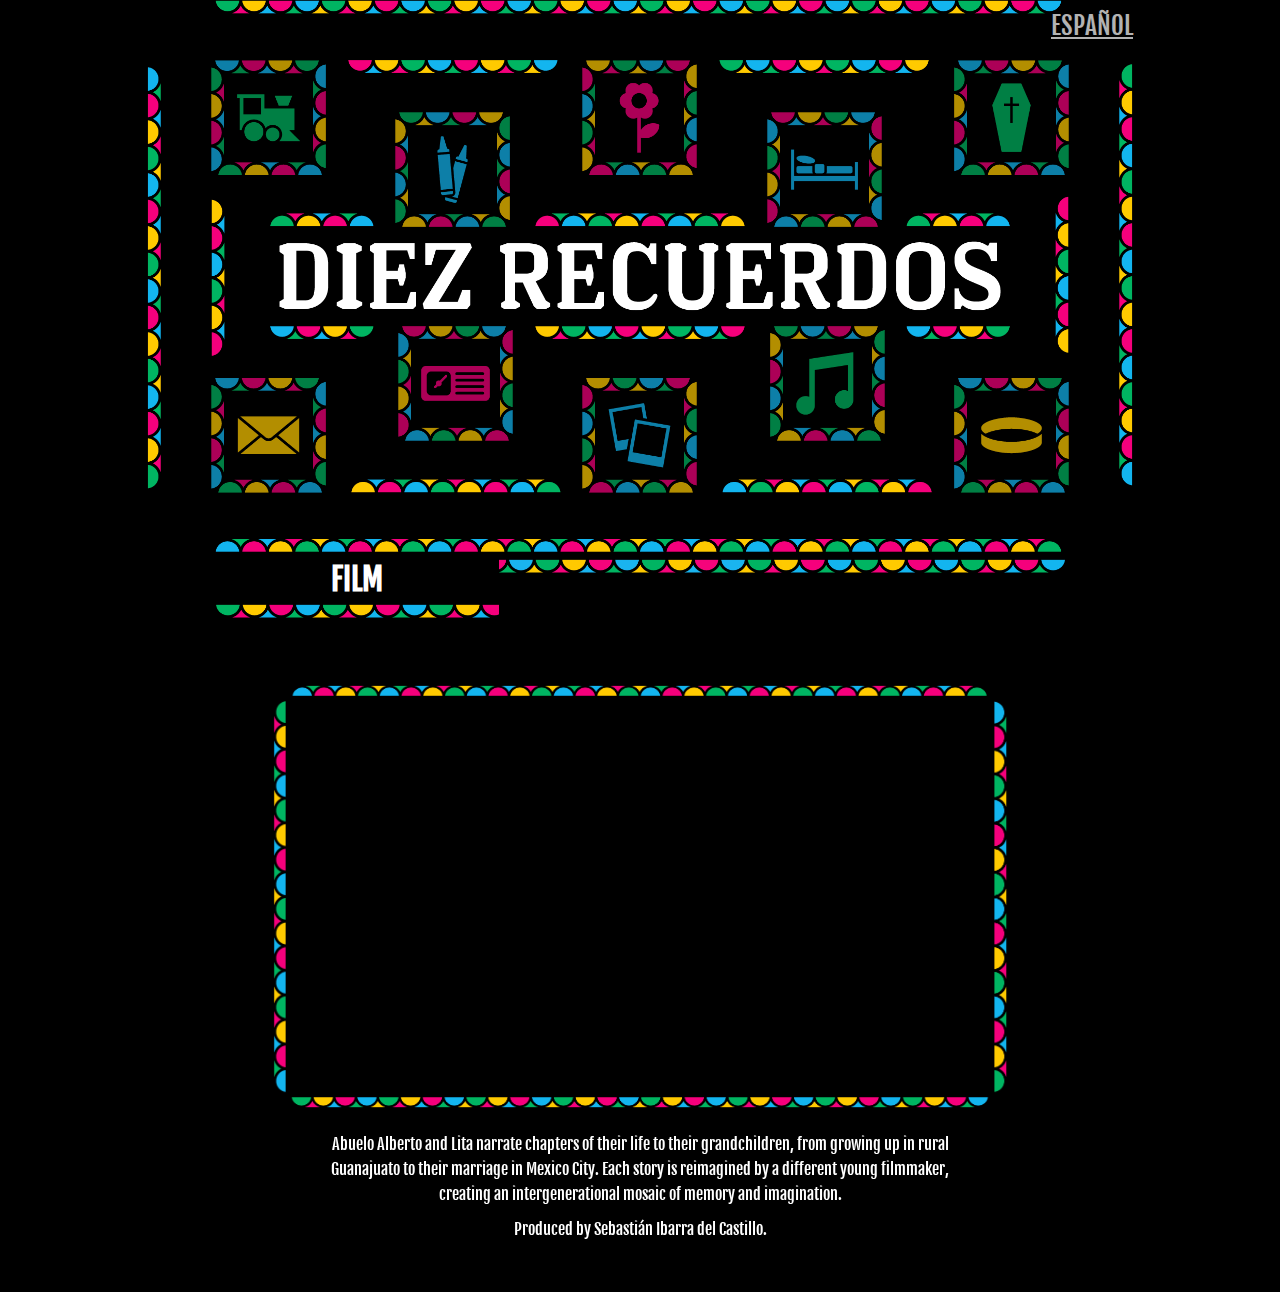
<file: index.html>
<!DOCTYPE html>
<head>
	<meta charset="utf-8">
	<meta name="description" content= "Documentary produced by Sebastian Ibarra del Castillo: Abuelo Alberto and Lita narrate chapters of their life to their grandchildren, from growing up in rural Jalisco to their marriage in Mexico City. Each story is reimagined by a different young filmmaker, creating an intergenerational mosaic of memory and imagination.">
	
	<title>Diez Recuerdos Documentary: Homepage</title>
	<link rel="stylesheet" type="text/css" href="main.css">
	<style>
		#videoframe {
			margin-top: 40px;
			margin-bottom: 20px;
			margin-right: auto;
			margin-left: auto;
			text-align: center;
		}

		#middle_frame {
			height: 394px;
		}

		.videoframe_topbottom {
			width: 700px;
		}

		.videoframe_sides {
			height: 394px;
		}

		#video {
			width: 700px;
			height: 394px;
			margin: 0px;
		}

		#description {
			width: 681px;
			margin-right: auto;
			margin-left: auto;
			margin-bottom: 50px;
			line-height: 25px;
			text-align: center;
		}

		.description_topbottom {
			width: 681px;
		}

		#description p {
			color: #FFF;
			margin: 10px;
		}

	</style>
</head>

<body>
	<div id="header">
		<img id="MainTitle" src="img/MainTitle.PNG" alt="Diez Recuerdos">
		
		<a href="index.html" id="MainTitle_Link"></a>

		<a href="chapters.html#Roadtrips"><img class="Logo" id="Roadtrips_Logo" src="img/logos/Roadtrips_Logo.PNG" alt="Roadtrips Logo"></a>
		
		<a href="chapters.html#Drawings"><img class="Logo" id="Drawings_Logo" src="img/logos/Drawings_Logo.PNG" alt="Drawings Logo"></a>
		
		<a href="chapters.html#Consuelo"><img class="Logo" id="Consuelo_Logo" src="img/logos/Consuelo_Logo.PNG" alt="Consuelo Logo"></a>
		
		<a href="chapters.html#Strangers"><img class="Logo" id="Strangers_Logo" src="img/logos/Strangers_Logo.PNG" alt="Strangers Logo"></a>
		
		<a href="chapters.html#Coffins"><img class="Logo" id="Coffins_Logo" src="img/logos/Coffins_Logo.PNG" alt="Coffins Logo"></a>
		
		<a href="chapters.html#Envelope"><img class="Logo" id="Envelope_Logo" src="img/logos/Envelope_Logo.PNG" alt="Envelope Logo"></a>
		
		<a href="chapters.html#Radios"><img class="Logo" id="Radios_Logo" src="img/logos/Radios_Logo.PNG" alt="Radios Logo"></a>
		
		<a href="chapters.html#Kodak"><img class="Logo" id="Kodak_Logo" src="img/logos/Kodak_Logo.PNG" alt="Kodak Logo"></a>

		<a href="chapters.html#Encounter"><img class="Logo" id="Encounter_Logo" src="img/logos/Encounter_Logo.PNG" alt="Encounter Logo"></a>

		<a href="chapters.html#Dates"><img class="Logo" id="Dates_Logo" src="img/logos/Dates_Logo.PNG" alt="Dates Logo"></a>

		<a href="index_spanish.html" id="Language" alt="Spanish Link">ESPAÑOL</a>
	</div>

	<div id="navbar">
		<div id="nav">
			<ul>
				<li class="nav_item"> <a id="active_nav" class="nav_li" href="index.html">FILM</a> 
				<img src="img/navdecoration/navdecoration_left.png" alt="tile decoration"> </li>

				<li class="nav_item"> <a class="nav_li" href="chapters.html">CHAPTERS</a> 
				<img src="img/navdecoration/navdecoration_center.png" alt="tile decoration"> </li>
				
				<li class="nav_item"> <a class="nav_li" href="about.html">ABOUT</a> 
				<img src="img/navdecoration/navdecoration_right.png" alt="tile decoration"> </li>
			</ul>
		</div>
		<!-- #nav -->
	</div>
	<!-- #navbar -->

	<div id="videoframe">
		<img class="videoframe_topbottom" src="img/decoration/decoration_top.PNG" alt="top tiles">
		
		<div id="middle_frame">
			<img class="videoframe_sides" src="img/decoration/decoration_left.PNG" alt="side tiles">

			<iframe id="video" src="https://www.youtube.com/embed/aGHqLho9aUc" title="YouTube video player" allow="accelerometer; autoplay; clipboard-write; encrypted-media; gyroscope; picture-in-picture" allowfullscreen></iframe>

			<img class="videoframe_sides" src="img/decoration/decoration_right.PNG" alt="side tiles">
		</div>
		<!-- #middle_frame -->

		<img class="videoframe_topbottom" src="img/decoration/decoration_bottom.PNG" alt="bottom tiles">
	</div>
	<!-- #videoframe -->

	<div id="description">
		<p>Abuelo Alberto and Lita narrate chapters of their life to their grandchildren, from growing up in rural Guanajuato to their marriage in Mexico City. Each story is reimagined by a different young filmmaker, creating an intergenerational mosaic of memory and imagination.</p>

		<p>Produced by Sebastián Ibarra del Castillo.</p>
	</div>
	<!-- #description -->
</body>
</html>
</file>
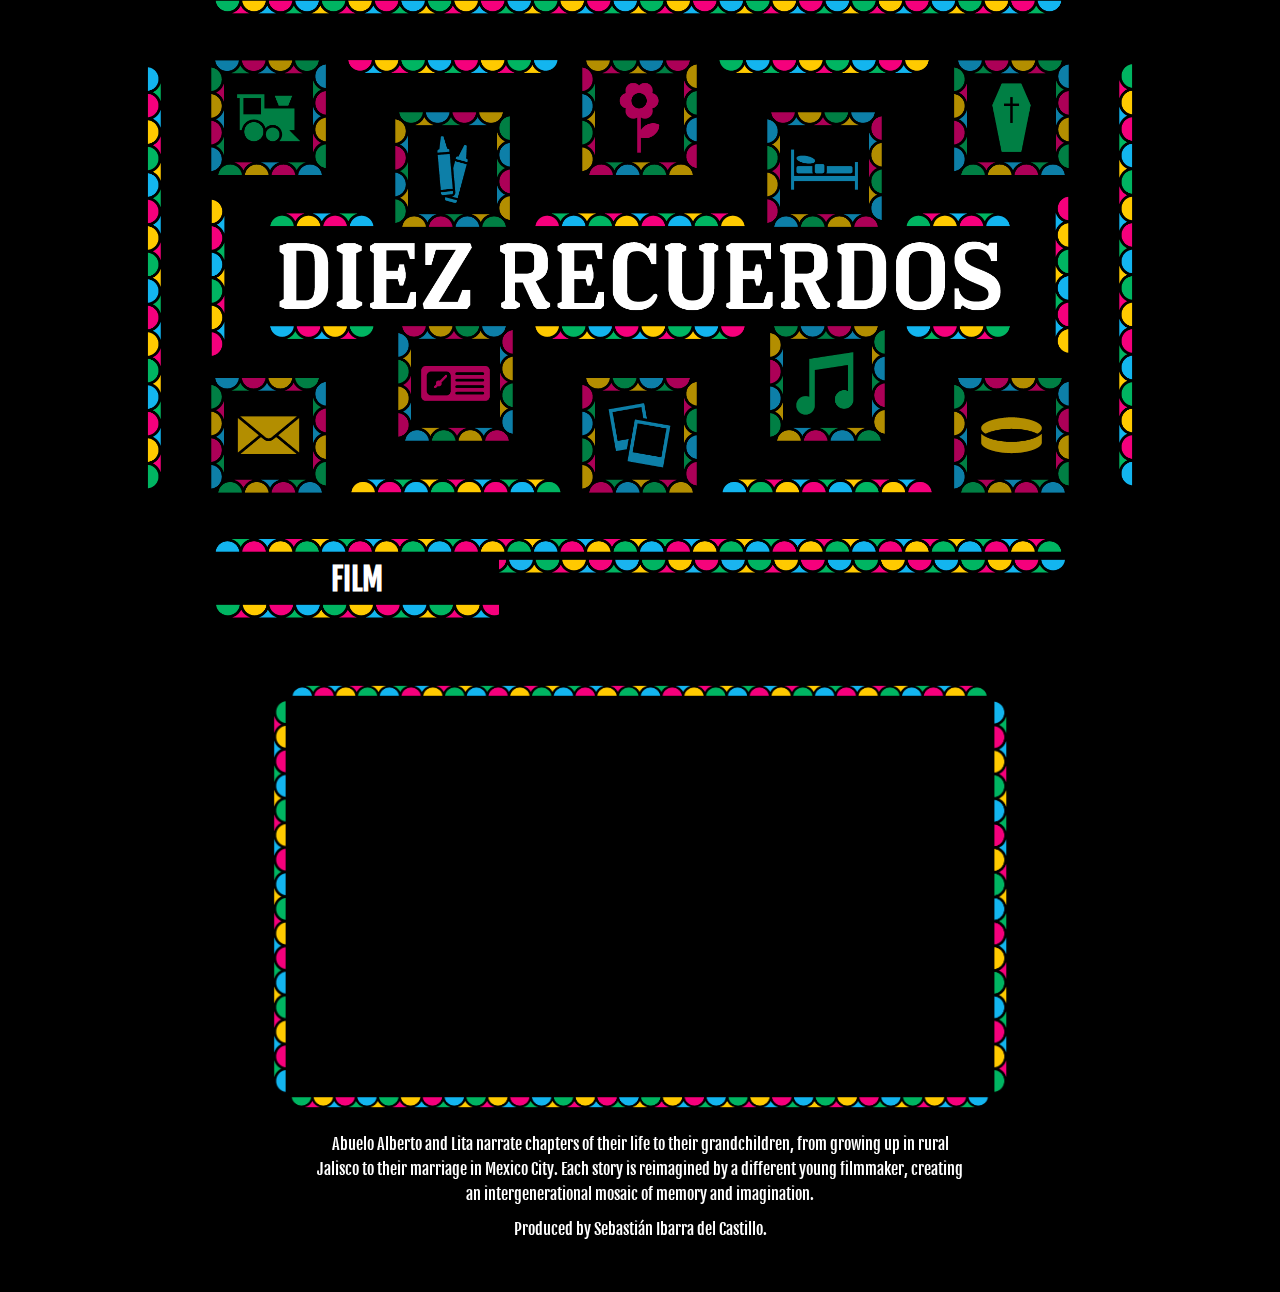
<file: TenMemories/index.html>
<!DOCTYPE html>
<head>
	<meta charset="utf-8">
	<meta name="description" content= "Documentary produced by Sebastian Ibarra del Castillo: Abuelo Alberto and Lita narrate chapters of their life to their grandchildren, from growing up in rural Jalisco to their marriage in Mexico City. Each story is reimagined by a different young filmmaker, creating an intergenerational mosaic of memory and imagination.">
	
	<title>Diez Recuerdos Documentary: Homepage</title>
	<link rel="stylesheet" type="text/css" href="main.css">
	<style>
		#videoframe {
			margin-top: 40px;
			margin-bottom: 20px;
			margin-right: auto;
			margin-left: auto;
			text-align: center;
		}

		#middle_frame {
			height: 394px;
		}

		.videoframe_topbottom {
			width: 700px;
		}

		.videoframe_sides {
			height: 394px;
		}

		#video {
			width: 700px;
			height: 394px;
			margin: 0px;
		}

		#description {
			width: 681px;
			margin-right: auto;
			margin-left: auto;
			margin-bottom: 50px;
			line-height: 25px;
			text-align: center;
		}

		.description_topbottom {
			width: 681px;
		}

		#description p {
			color: #FFF;
			margin: 10px;
		}

	</style>
</head>

<body>
	<div id="header">
		<img id="MainTitle" src="img/MainTitle.PNG" alt="Diez Recuerdos">
		
		<a href="index.html" id="MainTitle_Link"></a>

		<a href="chapters.html#Roadtrips"><img class="Logo" id="Roadtrips_Logo" src="img/logos/Roadtrips_Logo.PNG" alt="Roadtrips Logo"></a>
		
		<a href="chapters.html#Drawings"><img class="Logo" id="Drawings_Logo" src="img/logos/Drawings_Logo.PNG" alt="Drawings Logo"></a>
		
		<a href="chapters.html#Consuelo"><img class="Logo" id="Consuelo_Logo" src="img/logos/Consuelo_Logo.PNG" alt="Consuelo Logo"></a>
		
		<a href="chapters.html#Strangers"><img class="Logo" id="Strangers_Logo" src="img/logos/Strangers_Logo.PNG" alt="Strangers Logo"></a>
		
		<a href="chapters.html#Coffins"><img class="Logo" id="Coffins_Logo" src="img/logos/Coffins_Logo.PNG" alt="Coffins Logo"></a>
		
		<a href="chapters.html#Envelope"><img class="Logo" id="Envelope_Logo" src="img/logos/Envelope_Logo.PNG" alt="Envelope Logo"></a>
		
		<a href="chapters.html#Radios"><img class="Logo" id="Radios_Logo" src="img/logos/Radios_Logo.PNG" alt="Radios Logo"></a>
		
		<a href="chapters.html#Kodak"><img class="Logo" id="Kodak_Logo" src="img/logos/Kodak_Logo.PNG" alt="Kodak Logo"></a>

		<a href="chapters.html#Encounter"><img class="Logo" id="Encounter_Logo" src="img/logos/Encounter_Logo.PNG" alt="Encounter Logo"></a>

		<a href="chapters.html#Dates"><img class="Logo" id="Dates_Logo" src="img/logos/Dates_Logo.PNG" alt="Dates Logo"></a>
	</div>

	<div id="navbar">
		<div id="nav">
			<ul>
				<li class="nav_item"> <a id="active_nav" class="nav_li" href="index.html">FILM</a> 
				<img src="img/navdecoration/navdecoration_left.png" alt="tile decoration"> </li>

				<li class="nav_item"> <a class="nav_li" href="chapters.html">CHAPTERS</a> 
				<img src="img/navdecoration/navdecoration_center.png" alt="tile decoration"> </li>
				
				<li class="nav_item"> <a class="nav_li" href="about.html">ABOUT</a> 
				<img src="img/navdecoration/navdecoration_right.png" alt="tile decoration"> </li>
			</ul>
		</div>
		<!-- #nav -->
	</div>
	<!-- #navbar -->

	<div id="videoframe">
		<img class="videoframe_topbottom" src="img/decoration/decoration_top.PNG" alt="top tiles">
		
		<div id="middle_frame">
			<img class="videoframe_sides" src="img/decoration/decoration_left.PNG" alt="side tiles">

			<iframe id="video" src="https://www.youtube.com/embed/aGHqLho9aUc" title="YouTube video player" allow="accelerometer; autoplay; clipboard-write; encrypted-media; gyroscope; picture-in-picture" allowfullscreen></iframe>

			<img class="videoframe_sides" src="img/decoration/decoration_right.PNG" alt="side tiles">
		</div>
		<!-- #middle_frame -->

		<img class="videoframe_topbottom" src="img/decoration/decoration_bottom.PNG" alt="bottom tiles">
	</div>
	<!-- #videoframe -->

	<div id="description">
		<p>Abuelo Alberto and Lita narrate chapters of their life to their grandchildren, from growing up in rural Jalisco to their marriage in Mexico City. Each story is reimagined by a different young filmmaker, creating an intergenerational mosaic of memory and imagination.</p>

		<p>Produced by Sebastián Ibarra del Castillo.</p>
	</div>
	<!-- #description -->
</body>
</html>
</file>
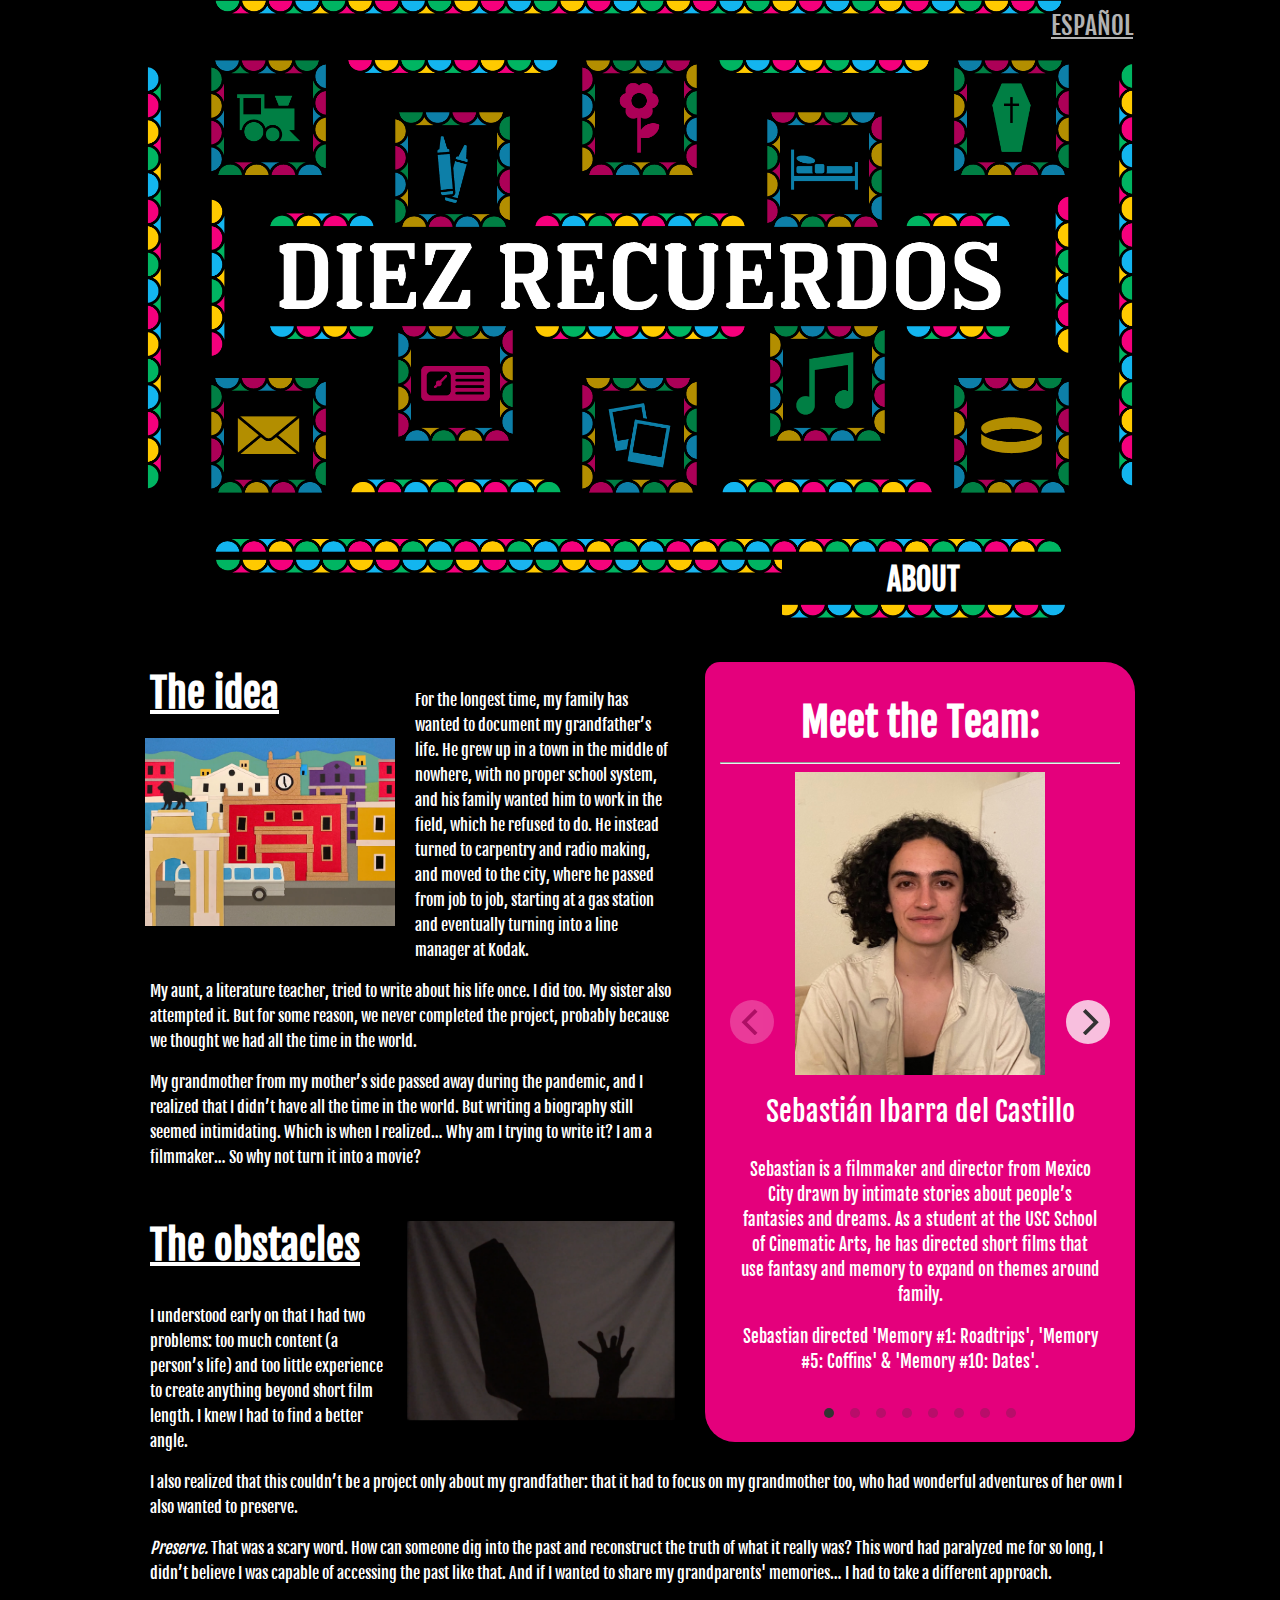
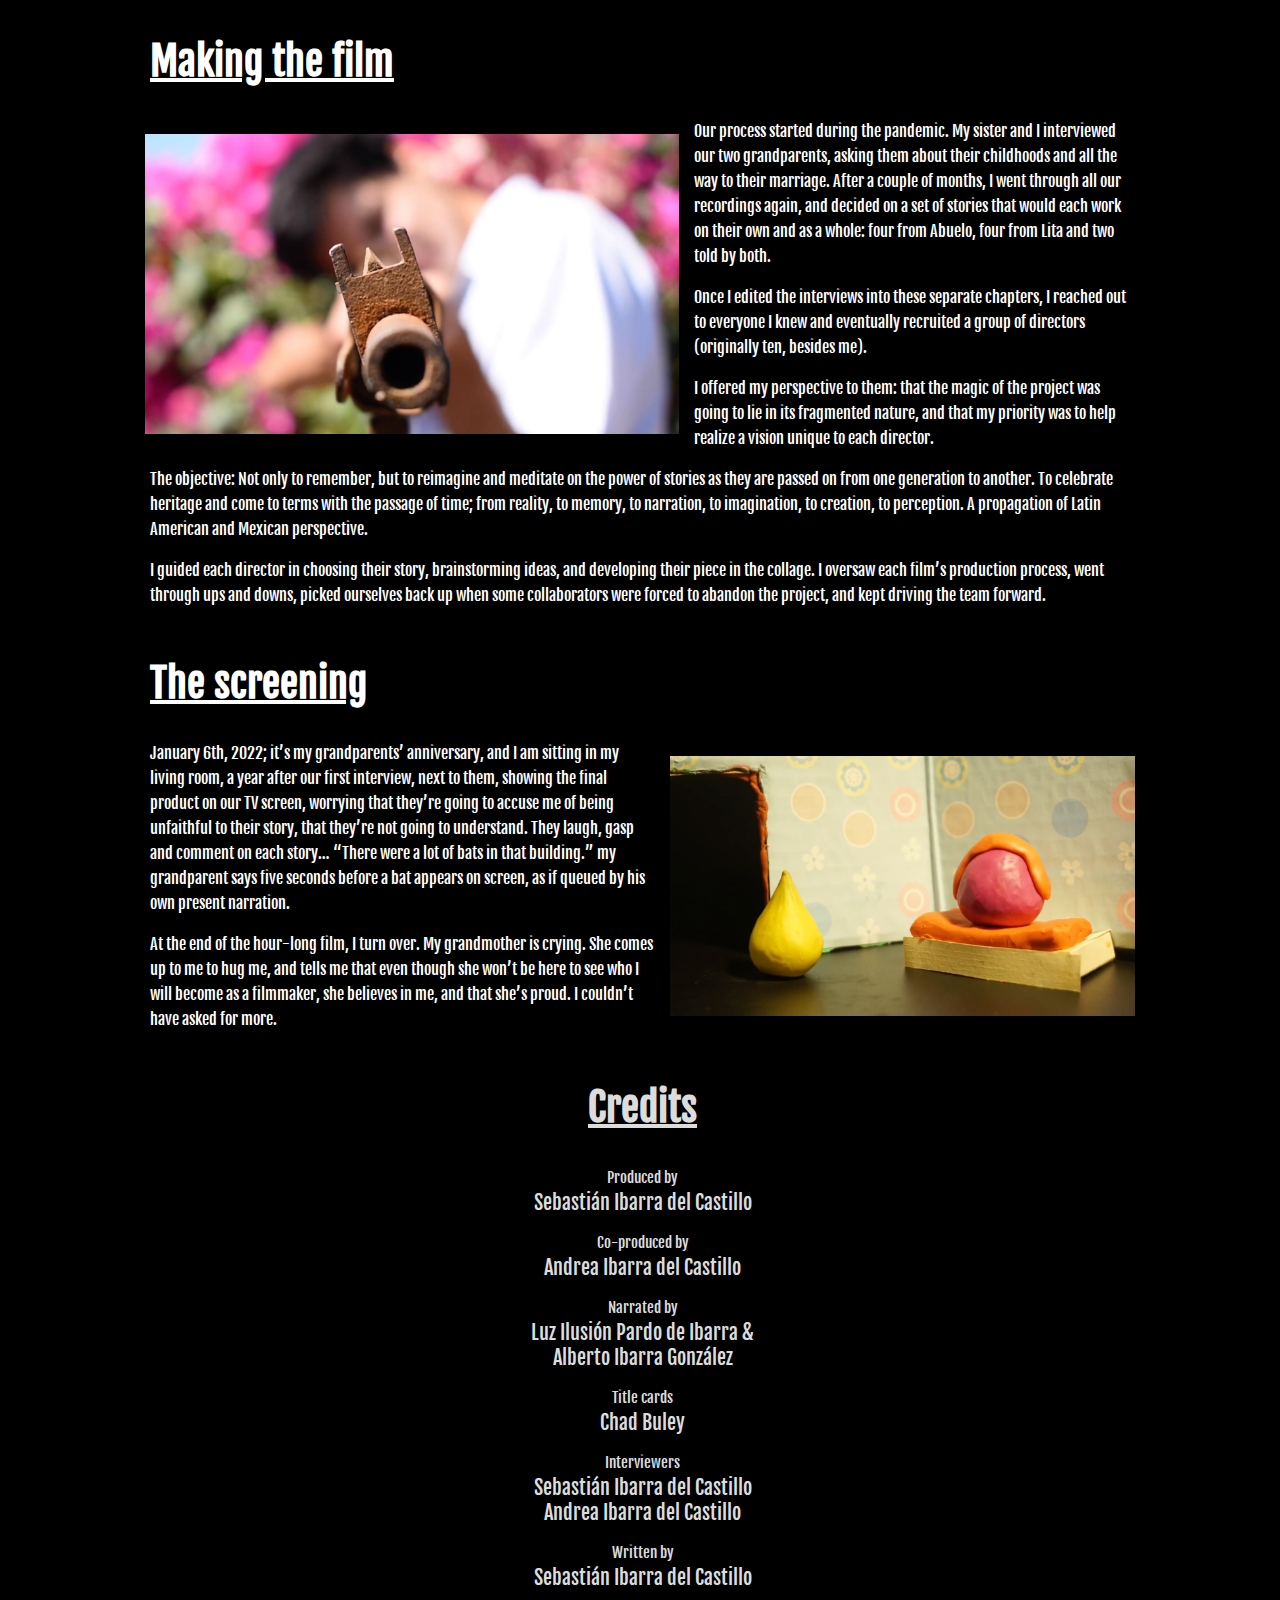
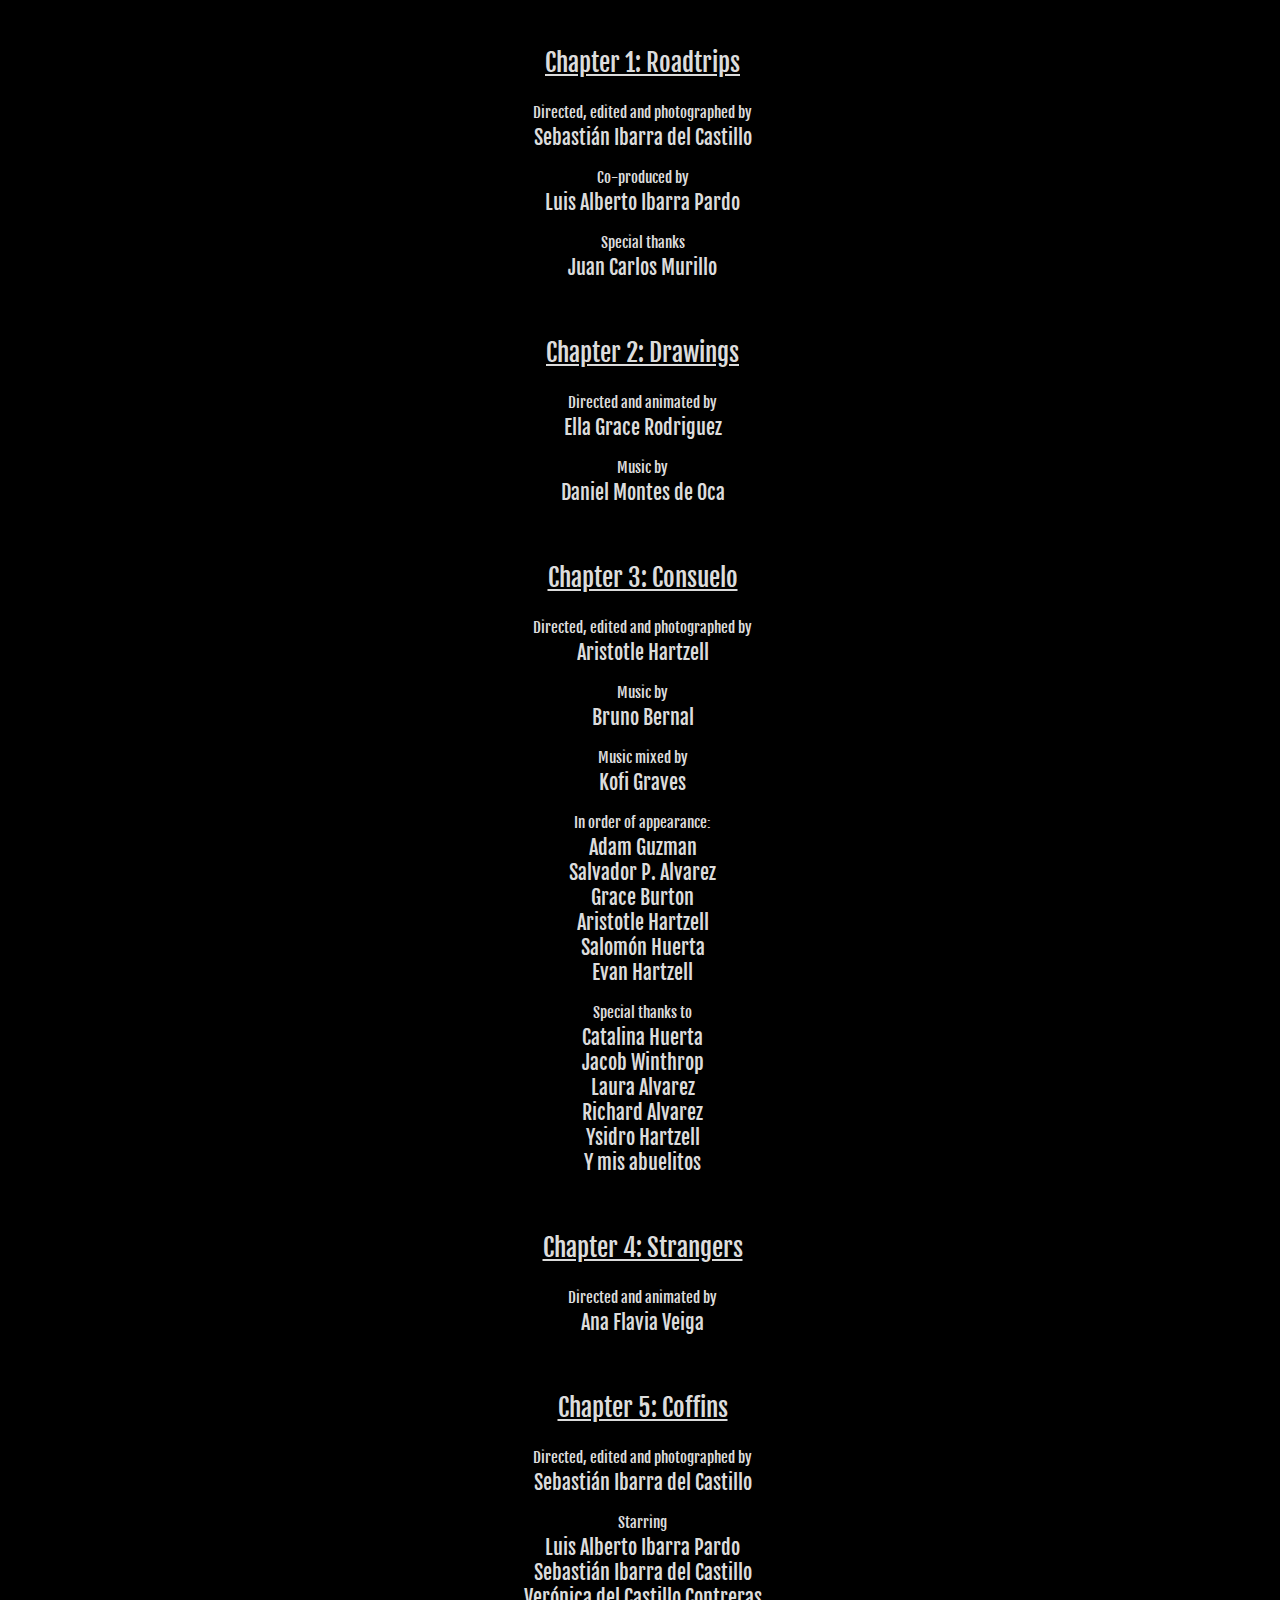
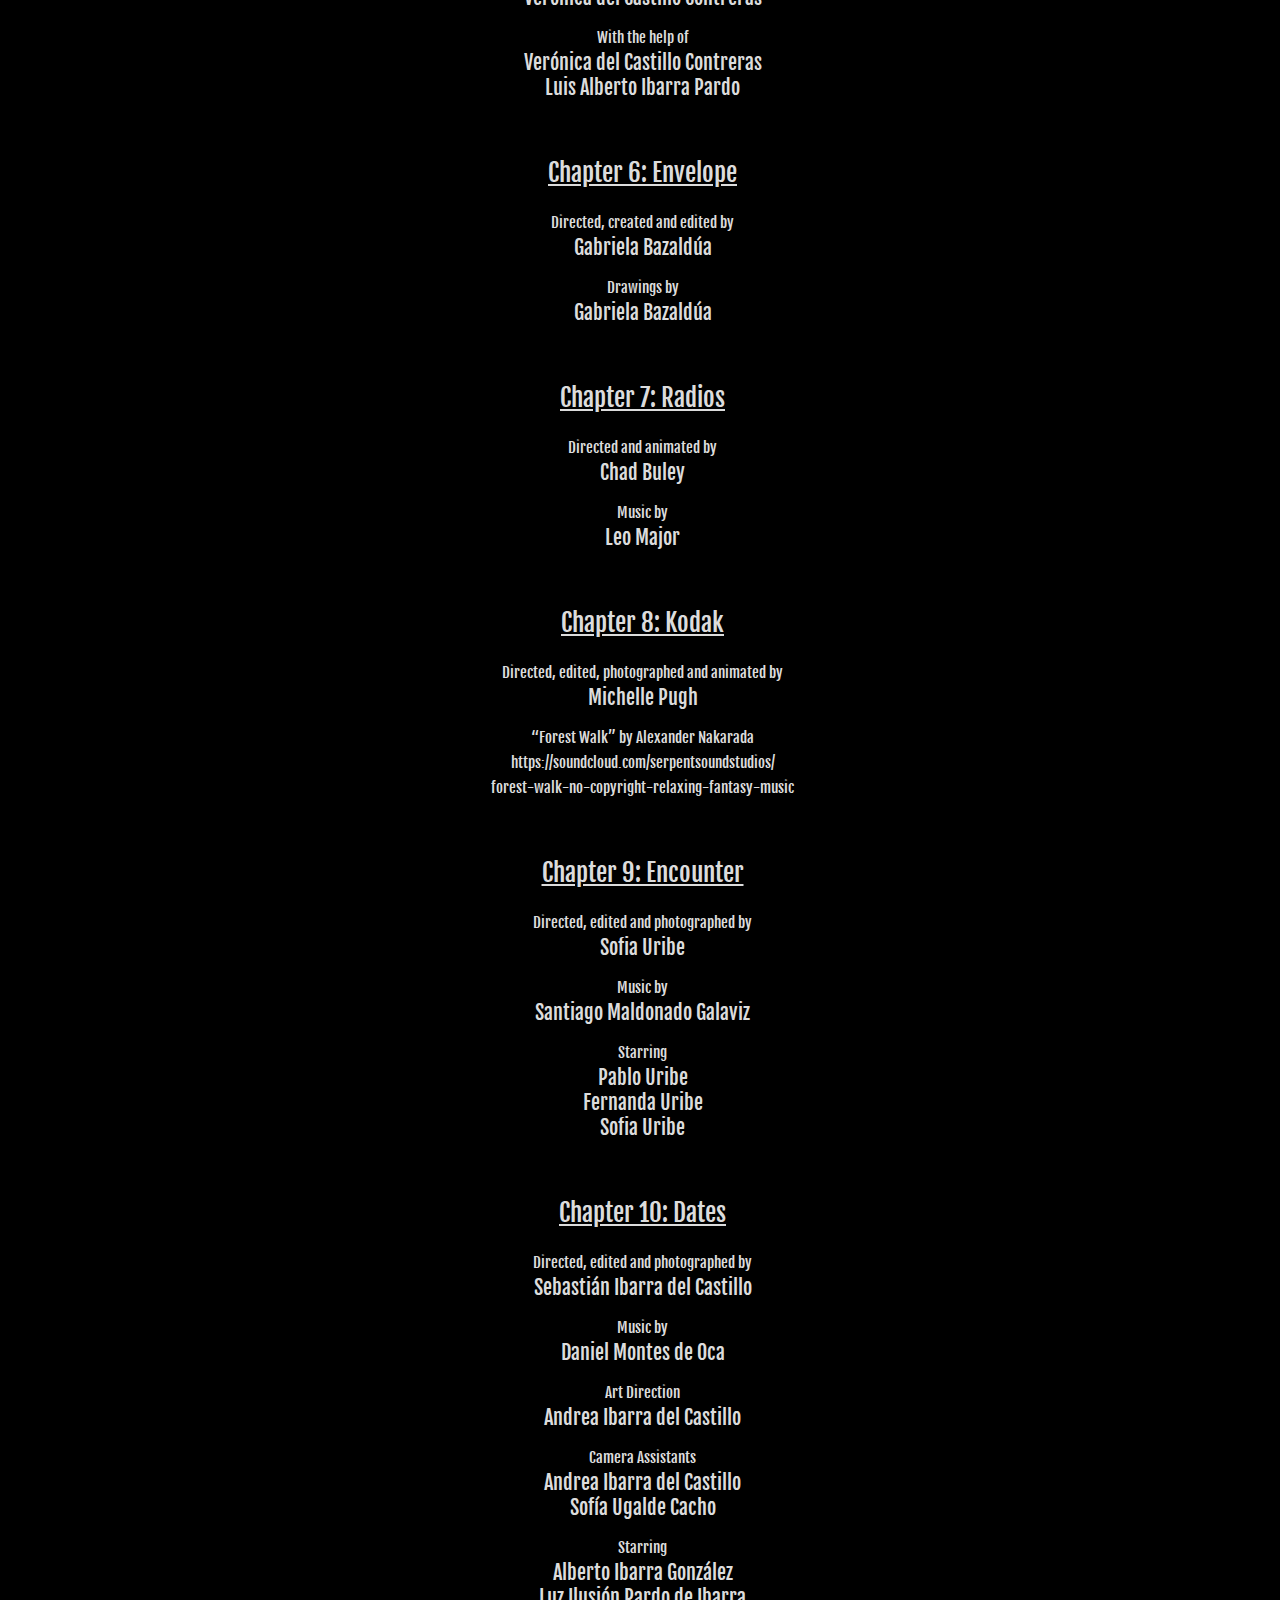
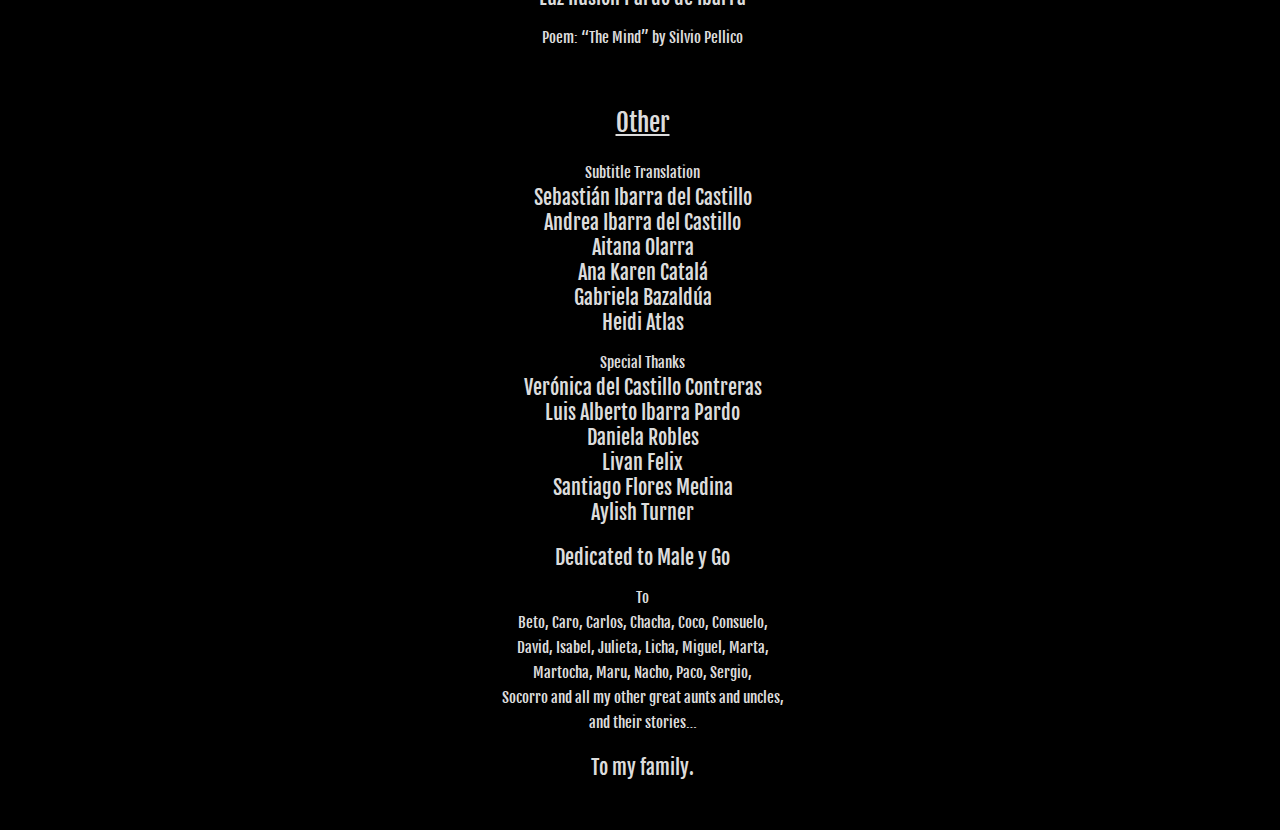
<file: about.html>
<!DOCTYPE html>
<head>
	<meta charset="utf-8">
	<meta name="description" content= "Story of how Diez Recuerdos - Ten Memories - documentary was made. A list and short biography of every director involved in the project.">

	<title>Diez Recuerdos Documentary: About</title>
	<link rel="stylesheet" type="text/css" href="main.css">
	<link rel="stylesheet" href="flickity/flickity.css" media="screen">

	<style>
		/* sidebar	*/
			#team {
				width: 400px;
				height: 750px;
				text-align: center;
				float: right;
				background-color: #E4007C;
				padding: 15px;
				margin: 20px 0px 25px 30px;
				border-radius: 15px 30px;
			}

			#team img {
				width: 250px;
				height: auto;
			}

			#team h2 {
				font-size: 40px;
				margin: 20px 0px 15px 0px;
			}

			.director_name {
				font-size: 28px;
				margin: 15px 0px 28px;
			}

			.director_description {
				font-size: 17px;
				margin: 0px 20px;
				line-height: 25px;
			}
		/*	/sidebar	*/

		/*	main */
			#main h2 {
				text-decoration: underline;
				margin-left: 5px;
				font-size: 40px;
			}

			#idea {
				float: left;
				margin: 10px 15px;
				width: 250px;
			}

			#first_paragraph {
				padding-top: 30px;
			}

			#main p {
				line-height: 25px;
				margin-left: 5px;
			}

			.section {
				margin-bottom: 50px;
			}

			#leon_img {
				float: left;
				clear: left;
				margin: 10px 20px 15px 0px;
				width: 250px;
				height: auto;
			}

			#hand_img {
				float: right;
				margin: 35px 0px 5px 15px;
				height: 200px;
				width: auto;
			}

			#gun_img {
				float: left;
				margin: 15px 15px 15px 0px;
				height: 300px;
				width: auto;
			}

			#clay_img {
				float: right;
				margin: 15px 0px 15px 15px;
				height: 260px;
				width: auto;
			}

			#train_img {
				width: 990px;
				height: auto;
			}

			.credits {
				color: #DCDCDC;
				text-align: center;
			}

			.creditstitle {
				color: #DCDCDC;
				text-align: center;
				margin-bottom: 0px;
				font-size: 15px;
			}

			.creditsname {
				color: #DCDCDC;
				text-align: center;
				margin-top: 0px;
				margin-bottom: 0px;
				font-size: 20px;
			}

			.creditschapter {
				color: #DCDCDC;
				text-align: center;
				font-size: 25px;
				text-decoration: underline;
				margin-top: 60px;
			}

			.creditslink {
				color: #DCDCDC;
				text-align: center;
				font-size: 15px;
				margin-top: 0px;
				margin-bottom: 0px;
			}

			.creditsdedication {
				color: #DCDCDC;
				text-align: center;
				margin-bottom: 0px;
				font-size: 20px;
			}
		/*	/main */
	</style>
</head>

<body>
	<div id="header">
		<img id="MainTitle" src="img/MainTitle.PNG" alt="Diez Recuerdos">
		
		<a href="index.html" id="MainTitle_Link"></a>
		
		<a href="chapters.html#Roadtrips"><img class="Logo" id="Roadtrips_Logo" src="img/logos/Roadtrips_Logo.PNG" alt="Roadtrips Logo"></a>
		
		<a href="chapters.html#Drawings"><img class="Logo" id="Drawings_Logo" src="img/logos/Drawings_Logo.PNG" alt="Drawings Logo"></a>
		
		<a href="chapters.html#Consuelo"><img class="Logo" id="Consuelo_Logo" src="img/logos/Consuelo_Logo.PNG" alt="Consuelo Logo"></a>
		
		<a href="chapters.html#Strangers"><img class="Logo" id="Strangers_Logo" src="img/logos/Strangers_Logo.PNG" alt="Strangers Logo"></a>
		
		<a href="chapters.html#Coffins"><img class="Logo" id="Coffins_Logo" src="img/logos/Coffins_Logo.PNG" alt="Coffins Logo"></a>
		
		<a href="chapters.html#Envelope"><img class="Logo" id="Envelope_Logo" src="img/logos/Envelope_Logo.PNG" alt="Envelope Logo"></a>
		
		<a href="chapters.html#Radios"><img class="Logo" id="Radios_Logo" src="img/logos/Radios_Logo.PNG" alt="Radios Logo"></a>
		
		<a href="chapters.html#Kodak"><img class="Logo" id="Kodak_Logo" src="img/logos/Kodak_Logo.PNG" alt="Kodak Logo"></a>

		<a href="chapters.html#Encounter"><img class="Logo" id="Encounter_Logo" src="img/logos/Encounter_Logo.PNG" alt="Encounter Logo"></a>

		<a href="chapters.html#Dates"><img class="Logo" id="Dates_Logo" src="img/logos/Dates_Logo.PNG" alt="Dates Logo"></a>

		<a href="about_spanish.html" id="Language" alt="Spanish Link">ESPAÑOL</a>
	</div>

	<div id="navbar">
		<div id="nav">
			<ul>
				<li class="nav_item"> <a class="nav_li" href="index.html">FILM</a> 
				<img src="img/navdecoration/navdecoration_left.png" alt="tile decoration"> </li>

				<li class="nav_item"> <a class="nav_li" href="chapters.html">CHAPTERS</a> 
				<img src="img/navdecoration/navdecoration_center.png" alt="tile decoration"> </li>
				
				<li class="nav_item"> <a id="active_nav" class="nav_li" href="about.html">ABOUT</a> 
				<img src="img/navdecoration/navdecoration_right.png" alt="tile decoration"> </li>
			</ul>
		</div>
		<!-- #nav -->
	</div>
	<!-- #navbar -->

		<div id="team">
			<h2>Meet the Team:</h2>
			
			<hr>

			<div class="main-carousel">
				<div class="carousel-cell">
					<img src="img/team/Sebastian.png" alt="Sebastian Ibarra del Castillo">
				
					<p class="director_name"> Sebastián Ibarra del Castillo </p>
				
					<div class="director_description">
						<p> Sebastian is a filmmaker and director from Mexico City drawn by intimate stories about people’s fantasies and dreams. As a student at the USC School of Cinematic Arts, he has directed short films that use fantasy and memory to expand on themes around family.</p>

						<p>Sebastian directed 'Memory #1: Roadtrips', 'Memory #5: Coffins' & 'Memory #10: Dates'. </p>
					</div>
				</div>
				<!-- .carousel-cell -->

				<div class="carousel-cell">
					<img src="img/team/EllaGrace.jpg" alt="Ella Grace Rodriguez">
				
					<p class="director_name">Ella Grace Rodriguez</p>
				
					<div class="director_description">
						<p>Ella Grace is a BFA student in Film & Television Production at USC’s School of Cinematic Arts. She enjoys making people laugh and bring brightness to their day.</p>

						<p>Ella Grace directed 'Memory #2: Drawings'. </p>
					</div>
				</div>
				<!-- .carousel-cell -->

				<div class="carousel-cell">
					<img src="img/team/Aristotle.png" alt="Aristotle Hartzell">
				
					<p class="director_name">Aristotle Hartzell</p>
				
					<div class="director_description">
						<p>Aristotle is a Chicano artist from LA focusing on film directing, cinematography, epic poetry and music. He is interested in using ancient aesthetics in new mediums with influences from folktales from around the world and his own mythology. He is currently a production student at USC SCA.</p>

						<p>Aristotle directed 'Memory #3: Consuelo'. </p>
					</div>
				</div>
				<!-- .carousel-cell -->

				<div class="carousel-cell">
					<img src="img/team/Ana.jpg" alt="Ana Flavia">
				
					<p class="director_name">Ana Flavia</p>
				
					<div class="director_description">
						<p>Ana is a BFA student in Film & Television Production at USC’s School of Cinematic Arts from São Paulo, Brazil. She aspires to work across both countries’ industries.</p>

						<p>Ana directed 'Memory #4: Strangers'. </p>
					</div>
				</div>
				<!-- .carousel-cell -->

				<div class="carousel-cell">
					<img src="img/team/Gabriela.png" alt="Gabriela Bazaldúa">
				
					<p class="director_name">Gabriela Bazaldúa</p>
				
					<div class="director_description">
						<p>Gaby is studying Communications in Mexico City, at the Technologic de Monterrey Campus Santa Fe. She is an aspiring filmmaker and entrepreneur. </p>

						<p>Gaby directed 'Memory #6: Envelope'. </p>
					</div>
				</div>
				<!-- .carousel-cell -->

				<div class="carousel-cell">
					<img src="img/team/Chad.png" alt="Chad Buley">
				
					<p class="director_name">Chad Buley</p>
				
					<div class="director_description">
						<p>Chad Buley is an editor, animator, and graphic designer from San Diego, CA, majoring in film production and cinema studies at the USC School of Cinematic Arts. </p>

						<p>Chad directed 'Memory #7: Radios'. </p>
					</div>
				</div>
				<!-- .carousel-cell -->

				<div class="carousel-cell">
					<img src="img/team/Michelle.png" alt="Michelle Pugh">
				
					<p class="director_name">Michelle Pugh</p>
				
					<div class="director_description">
						<p>Michelle is a filmmaker, writer, and musician based in Los Angeles, California, currently studying film and television production at the USC School of Cinematic Arts. Subjects that she enjoys exploring in her projects include mental health, time manipulation, absurdism, and surrealism.</p>

						<p>Michelle directed 'Memory #8: Kodak'. </p>
					</div>
				</div>
				<!-- .carousel-cell -->

				<div class="carousel-cell">
					<img src="img/team/Sofia.png" alt="Sofia Uribe">
				
					<p class="director_name">Sofia Uribe</p>
				
					<div class="director_description">
						<p>Sofia is a senior majoring in Film & Television Production at USC’s School of Cinematic Arts. Additionally, she is completing my Master of Science in Finance at USC’s Marshall School of Business. She is interested in the intersection of entertainment and business.</p>

						<p>Sofia directed 'Memory #9: Encounter'. </p>
					</div>
				</div>
				<!-- .carousel-cell -->
			</div>
			<!-- .main-carousel -->
		</div>
		<!-- #team, .main-carousel-->

		<div id="main">
			<div class="section">
				<h2 id="idea">The idea</h2>

				<img id="leon_img" class="still" src="img/stills/leon.png" alt="Film Still">

				<p id="first_paragraph">For the longest time, my family has wanted to document my grandfather’s life. He grew up in a town in the middle of nowhere, with no proper school system, and his family wanted him to work in the field, which he refused to do. He instead turned to carpentry and radio making, and moved to the city, where he passed from job to job, starting at a gas station and eventually turning into a line manager at Kodak.</p>

				<p>My aunt, a literature teacher, tried to write about his life once. I did too. My sister also attempted it. But for some reason, we never completed the project, probably because we thought we had all the time in the world.</p>

				<p>My grandmother from my mother’s side passed away during the pandemic, and I realized that I didn’t have all the time in the world. But writing a biography still seemed intimidating. Which is when I realized… Why am I trying to write it? I am a filmmaker… So why not turn it into a movie?</p>
				
				<img id="hand_img" class="still" src="img/stills/hand.png" alt="Film Still">
			</div>
			<!-- .section -->

			<div class="section">
				<h2>The obstacles</h2>

				<p>I understood early on that I had two problems: too much content (a person’s life) and too little experience to create anything beyond short film length. I knew I had to find a better angle.</p>

				<p>I also realized that this couldn’t be a project only about my grandfather: that it had to focus on my grandmother too, who had wonderful adventures of her own I also wanted to preserve.</p>

				<p><em>Preserve. </em>That was a scary word. How can someone dig into the past and reconstruct the truth of what it really was? This word had paralyzed me for so long, I didn’t believe I was capable of accessing the past like that. And if I wanted to share my grandparents' memories… I had to take a different approach.</p>
			</div>
			<!-- .section -->

			<div class="section">
				<h2>Making the film</h2>

				<img id="gun_img" class="still" src="img/stills/gun.png" alt="Film Still">

				<p>Our process started during the pandemic. My sister and I interviewed our two grandparents, asking them about their childhoods and all the way to their marriage. After a couple of months, I went through all our recordings again, and decided on a set of stories that would each work on their own and as a whole: four from Abuelo, four from Lita and two told by both.</p>

				<p>Once I edited the interviews into these separate chapters, I reached out to everyone I knew and eventually recruited a group of directors (originally ten, besides me).</p>

				<p>I offered my perspective to them: that the magic of the project was going to lie in its fragmented nature, and that my priority was to help realize a vision unique to each director.</p>

				<p>The objective: Not only to remember, but to reimagine and meditate on the power of stories as they are passed on from one generation to another. To celebrate heritage and come to terms with the passage of time; from reality, to memory, to narration, to imagination, to creation, to perception. A propagation of Latin American and Mexican perspective.</p>

				<p>I guided each director in choosing their story, brainstorming ideas, and developing their piece in the collage. I oversaw each film’s production process, went through ups and downs, picked ourselves back up when some collaborators were forced to abandon the project, and kept driving the team forward.</p>
			</div>
			<!-- .section -->

			<div class="section">

				<h2>The screening</h2>

				<img id="clay_img" class="still" src="img/stills/clay.png" alt="Film Still">

				<p>January 6th, 2022; it’s my grandparents’ anniversary, and I am sitting in my living room, a year after our first interview, next to them, showing the final product on our TV screen, worrying that they’re going to accuse me of being unfaithful to their story, that they’re not going to understand. They laugh, gasp and comment on each story… “There were a lot of bats in that building.” my grandparent says five seconds before a bat appears on screen, as if queued by his own present narration.</p>

				<p>At the end of the hour-long film, I turn over. My grandmother is crying. She comes up to me to hug me, and tells me that even though she won’t be here to see who I will become as a filmmaker, she believes in me, and that she’s proud. I couldn’t have asked for more.</p>
			</div>
			<!-- .section -->

			<div class="section">

				<h2 class="credits">Credits</h2>

					<p class="creditstitle">Produced by</p>
					<p class="creditsname">Sebastián Ibarra del Castillo</p>

					<p class="creditstitle">Co-produced by</p>
					<p class="creditsname">Andrea Ibarra del Castillo</p>

					<p class="creditstitle">Narrated by</p>
					<p class="creditsname">Luz Ilusión Pardo de Ibarra &</p>
					<p class="creditsname">Alberto Ibarra González</p>

					<p class="creditstitle">Title cards</p>
					<p class="creditsname">Chad Buley</p>

					<p class="creditstitle">Interviewers</p>
					<p class="creditsname">Sebastián Ibarra del Castillo</p>
					<p class="creditsname">Andrea Ibarra del Castillo</p>

					<p class="creditstitle">Written by</p>
					<p class="creditsname">Sebastián Ibarra del Castillo</p>

				<p class="creditschapter">Chapter 1: Roadtrips</p>

					<p class="creditstitle">Directed, edited and photographed by</p>
					<p class="creditsname">Sebastián Ibarra del Castillo</p>

					<p class="creditstitle">Co-produced by</p>
					<p class="creditsname">Luis Alberto Ibarra Pardo</p>

					<p class="creditstitle">Special thanks</p>
					<p class="creditsname">Juan Carlos Murillo</p>

				<p class="creditschapter">Chapter 2: Drawings</p>

					<p class="creditstitle">Directed and animated by</p>
					<p class="creditsname">Ella Grace Rodriguez</p>

					<p class="creditstitle">Music by</p>
					<p class="creditsname">Daniel Montes de Oca</p>

				<p class="creditschapter">Chapter 3: Consuelo</p>

					<p class="creditstitle">Directed, edited and photographed by</p>
					<p class="creditsname">Aristotle Hartzell</p>

					<p class="creditstitle">Music by</p>
					<p class="creditsname">Bruno Bernal</p>

					<p class="creditstitle">Music mixed by</p>
					<p class="creditsname">Kofi Graves</p>

					<p class="creditstitle">In order of appearance:</p>
					<p class="creditsname">Adam Guzman</p>
					<p class="creditsname">Salvador P. Alvarez</p>
					<p class="creditsname">Grace Burton</p>
					<p class="creditsname">Aristotle Hartzell</p>
					<p class="creditsname">Salomón Huerta</p>
					<p class="creditsname">Evan Hartzell</p>

					<p class="creditstitle">Special thanks to</p>
					<p class="creditsname">Catalina Huerta</p>
					<p class="creditsname">Jacob Winthrop</p>
					<p class="creditsname">Laura Alvarez</p>
					<p class="creditsname">Richard Alvarez</p>
					<p class="creditsname">Ysidro Hartzell</p>
					<p class="creditsname">Y mis abuelitos</p>

				<p class="creditschapter">Chapter 4: Strangers</p>

					<p class="creditstitle">Directed and animated by</p>
					<p class="creditsname">Ana Flavia Veiga</p>

				<p class="creditschapter">Chapter 5: Coffins</p>

					<p class="creditstitle">Directed, edited and photographed by</p>
					<p class="creditsname">Sebastián Ibarra del Castillo</p>

					<p class="creditstitle">Starring</p>
					<p class="creditsname">Luis Alberto Ibarra Pardo</p>
					<p class="creditsname">Sebastián Ibarra del Castillo</p>
					<p class="creditsname">Verónica del Castillo Contreras</p>

					<p class="creditstitle">With the help of</p>
					<p class="creditsname">Verónica del Castillo Contreras</p>
					<p class="creditsname">Luis Alberto Ibarra Pardo</p>

				<p class="creditschapter">Chapter 6: Envelope</p>

					<p class="creditstitle">Directed, created and edited by</p>
					<p class="creditsname">Gabriela Bazaldúa</p>

					<p class="creditstitle">Drawings by</p>
					<p class="creditsname">Gabriela Bazaldúa</p>

				<p class="creditschapter">Chapter 7: Radios</p>

					<p class="creditstitle">Directed and animated by</p>
					<p class="creditsname">Chad Buley</p>

					<p class="creditstitle">Music by</p>
					<p class="creditsname">Leo Major</p>

				<p class="creditschapter">Chapter 8: Kodak</p>

					<p class="creditstitle">Directed, edited, photographed and animated by</p>
					<p class="creditsname">Michelle Pugh</p>

					<p class="creditstitle">“Forest Walk” by Alexander Nakarada</p>
					<p class="creditslink">https://soundcloud.com/serpentsoundstudios/</p>
					<p class="creditslink">forest-walk-no-copyright-relaxing-fantasy-music</p>

				<p class="creditschapter">Chapter 9: Encounter</p>

					<p class="creditstitle">Directed, edited and photographed by</p>
					<p class="creditsname">Sofia Uribe</p>

					<p class="creditstitle">Music by</p>
					<p class="creditsname">Santiago Maldonado Galaviz</p>

					<p class="creditstitle">Starring</p>
					<p class="creditsname">Pablo Uribe</p>
					<p class="creditsname">Fernanda Uribe</p>
					<p class="creditsname">Sofia Uribe</p>
					
				<p class="creditschapter">Chapter 10: Dates</p>

					<p class="creditstitle">Directed, edited and photographed by</p>
					<p class="creditsname">Sebastián Ibarra del Castillo</p>

					<p class="creditstitle">Music by</p>
					<p class="creditsname">Daniel Montes de Oca</p>

					<p class="creditstitle">Art Direction</p>
					<p class="creditsname">Andrea Ibarra del Castillo</p>

					<p class="creditstitle">Camera Assistants</p>
					<p class="creditsname">Andrea Ibarra del Castillo</p>
					<p class="creditsname">Sofía Ugalde Cacho</p>

					<p class="creditstitle">Starring</p>
					<p class="creditsname">Alberto Ibarra González</p>
					<p class="creditsname">Luz Ilusión Pardo de Ibarra</p>

					<p class="creditstitle">Poem: “The Mind” by Silvio Pellico</p>

				<p class="creditschapter">Other</p>

					<p class="creditstitle">Subtitle Translation</p>
					<p class="creditsname">Sebastián Ibarra del Castillo</p>
					<p class="creditsname">Andrea Ibarra del Castillo</p>
					<p class="creditsname">Aitana Olarra</p>
					<p class="creditsname">Ana Karen Catalá</p>
					<p class="creditsname">Gabriela Bazaldúa</p>
					<p class="creditsname">Heidi Atlas</p>

					<p class="creditstitle">Special Thanks</p>
					<p class="creditsname">Verónica del Castillo Contreras</p>
					<p class="creditsname">Luis Alberto Ibarra Pardo</p>
					<p class="creditsname">Daniela Robles</p>
					<p class="creditsname">Livan Felix</p>
					<p class="creditsname">Santiago Flores Medina</p>
					<p class="creditsname">Aylish Turner</p>

					<p class="creditsdedication">Dedicated to Male y Go</p>

					<p class="creditstitle">To</p>
					<p class="creditslink">Beto, Caro, Carlos, Chacha, Coco, Consuelo,</p>
					<p class="creditslink">David, Isabel, Julieta, Licha, Miguel, Marta,</p>
					<p class="creditslink">Martocha, Maru, Nacho, Paco, Sergio,</p>
					<p class="creditslink">Socorro and all my other great aunts and uncles,</p>
					<p class="creditslink">and their stories…</p>

					<p class="creditsdedication">To my family.</p>
			</div>
			<!-- .section credits-->
		</div>
		<!-- #main -->

	<!-- Load jQuery -->
	<script src="https://code.jquery.com/jquery-3.6.1.min.js"></script>

	<script src="smooth_scrolling/jquery.smoothscroll.min.js"></script>

	<script src="flickity/flickity.pkgd.min.js"></script>

	<script>
		$('html').smoothScroll();

		$('.main-carousel').flickity({
 			 // options
  			cellAlign: 'left',
  			contain: true
		});
	</script>
</body>
</html>
</file>
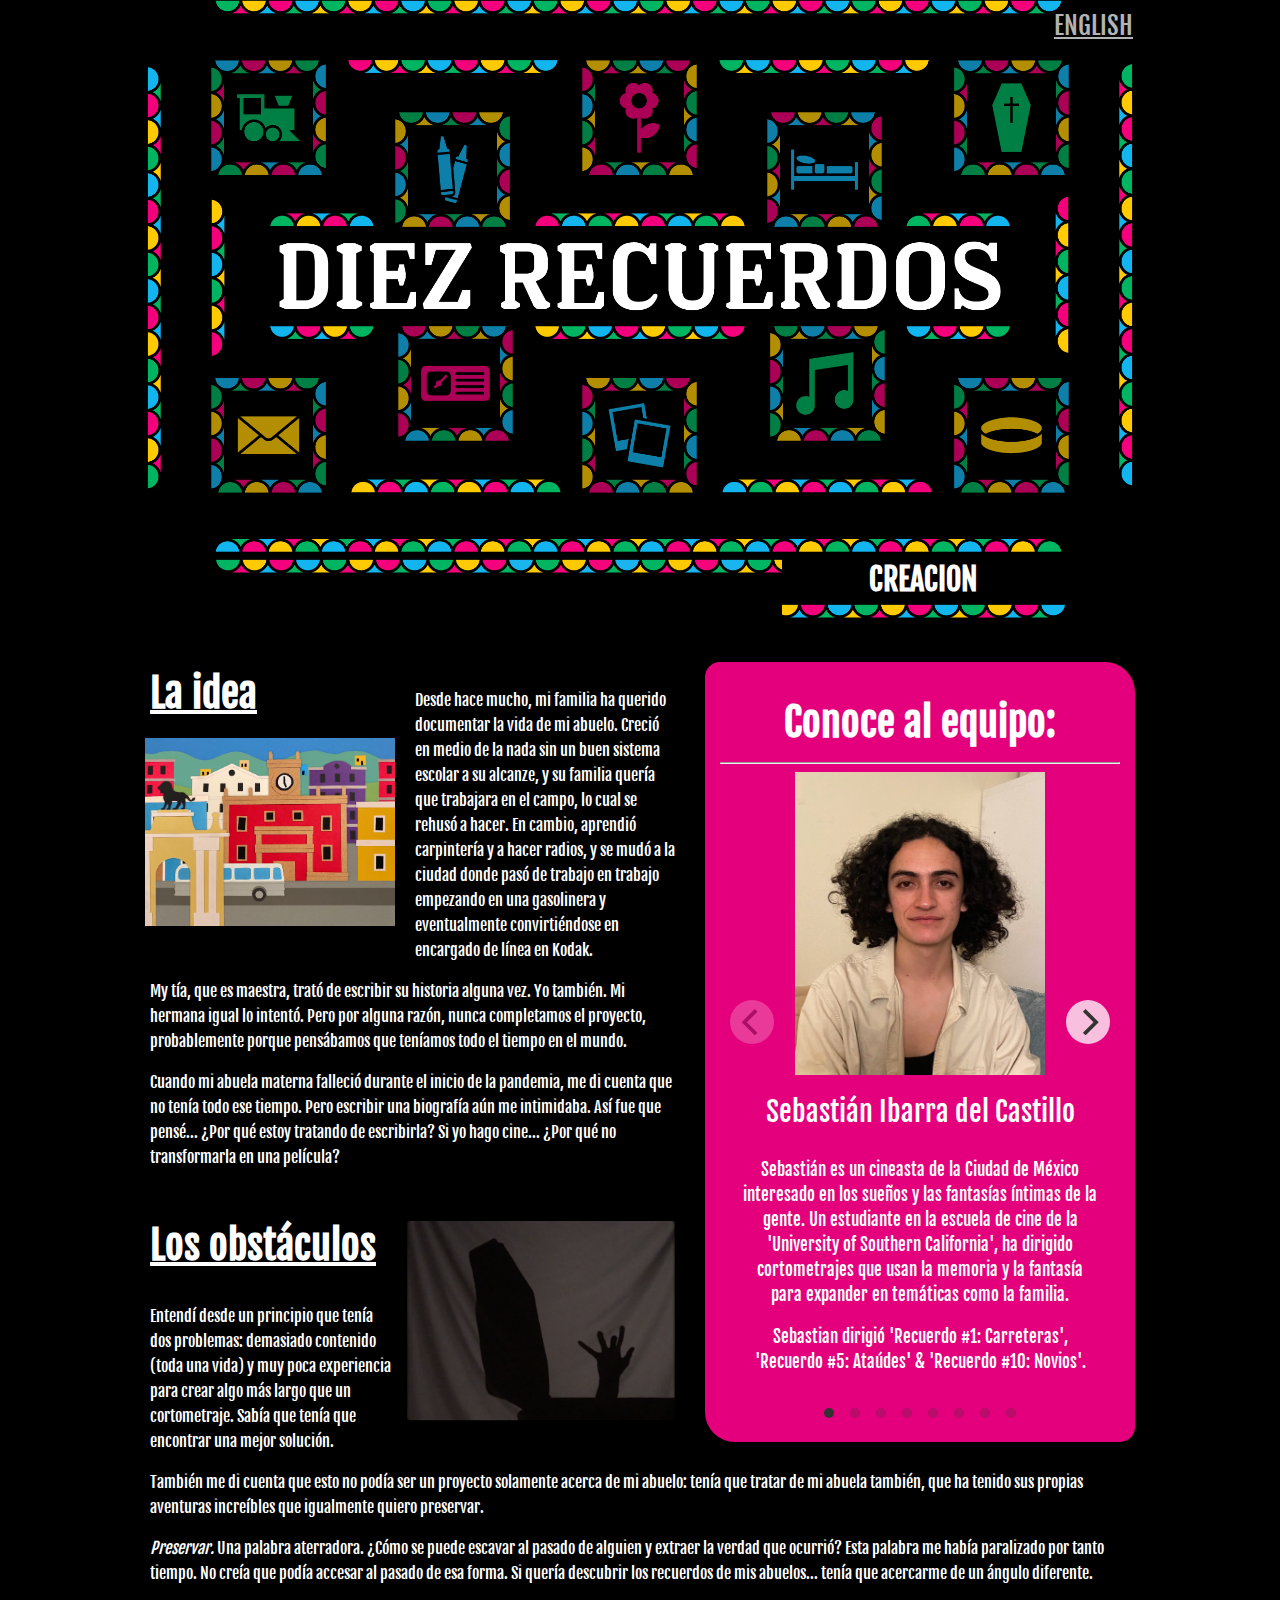
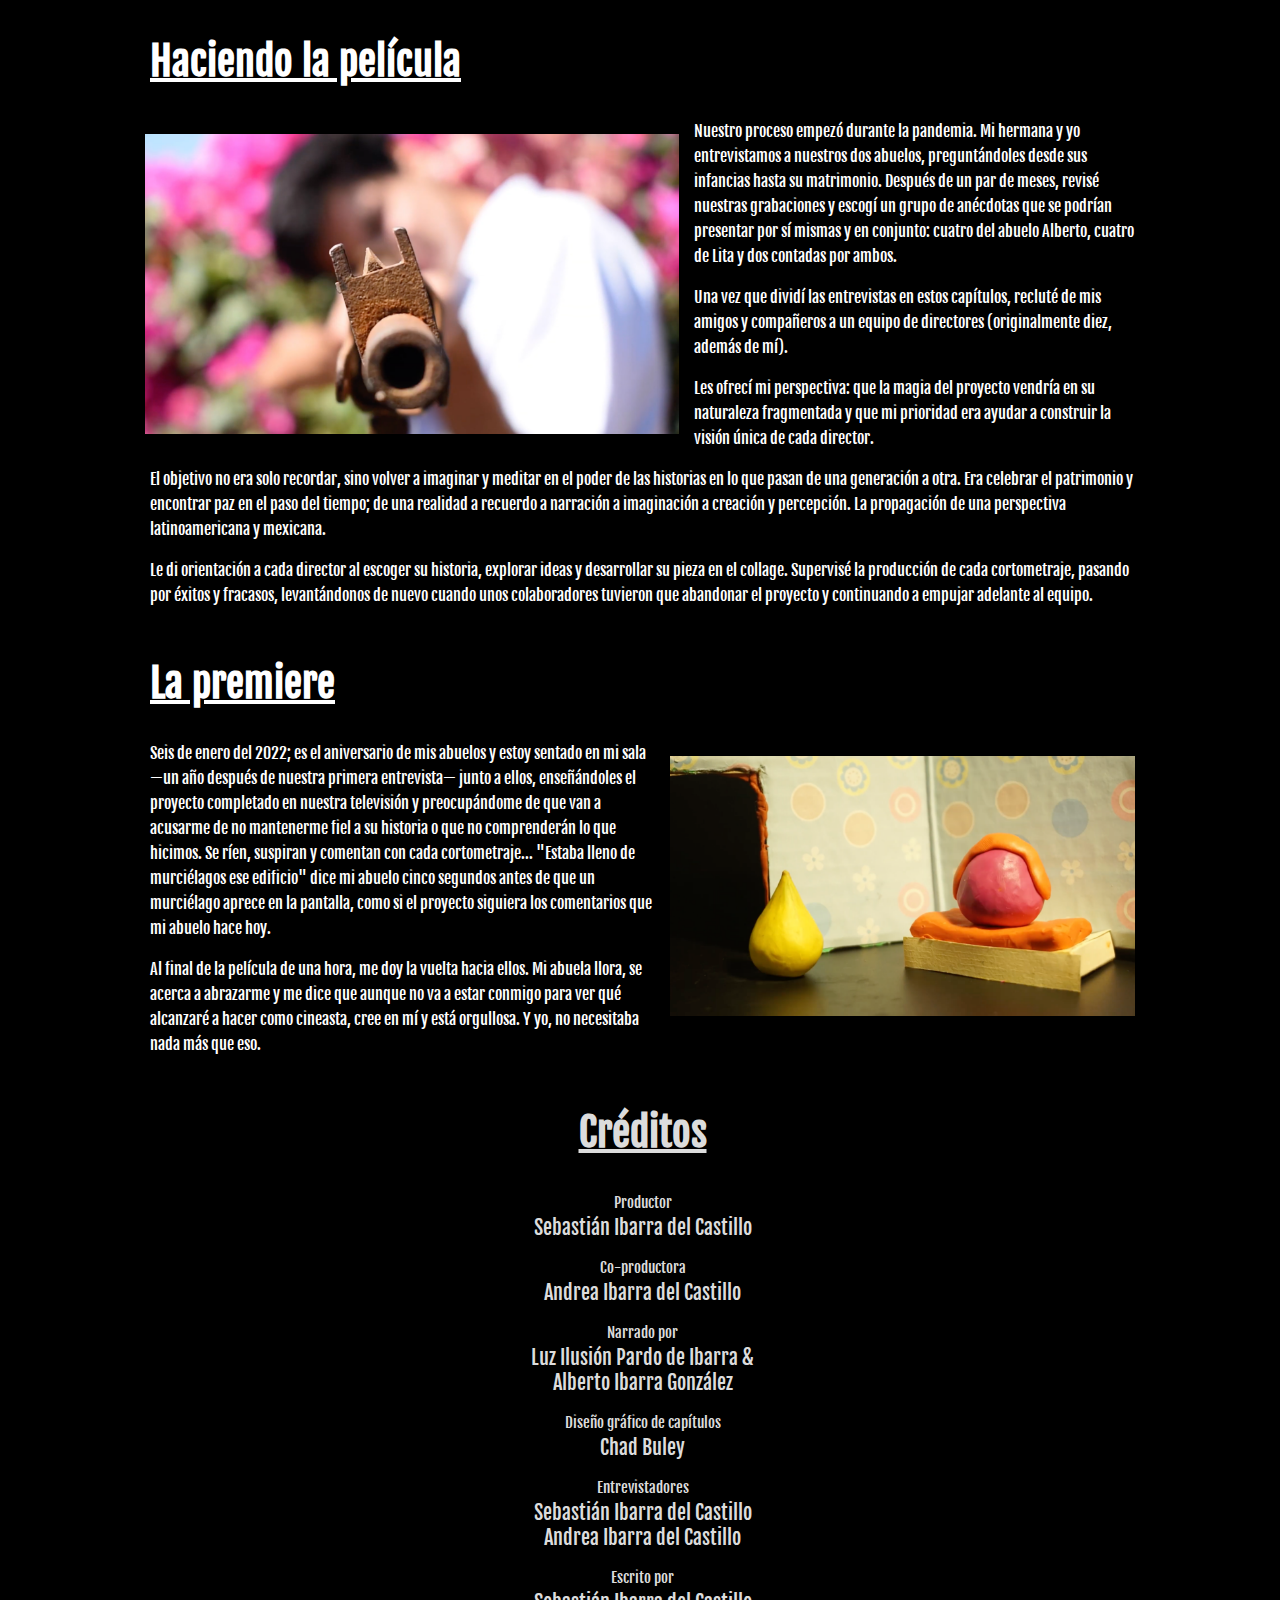
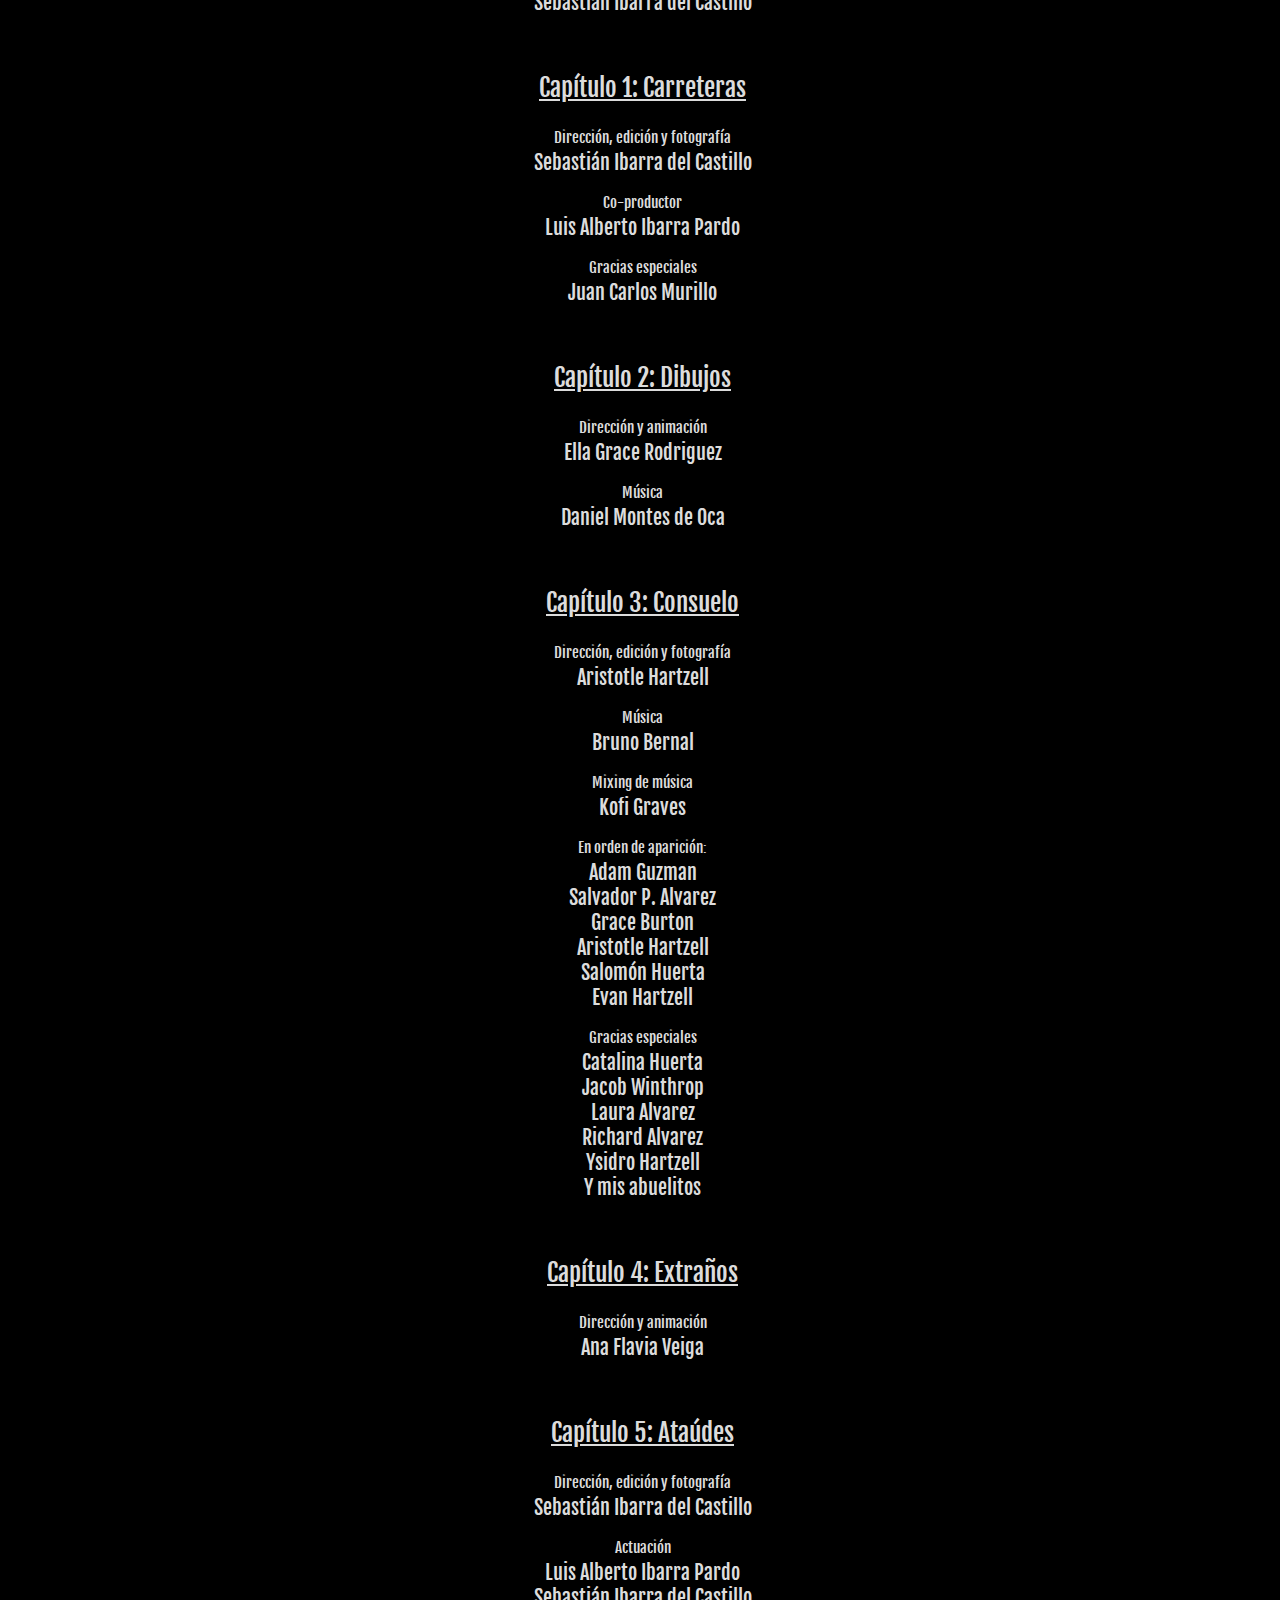
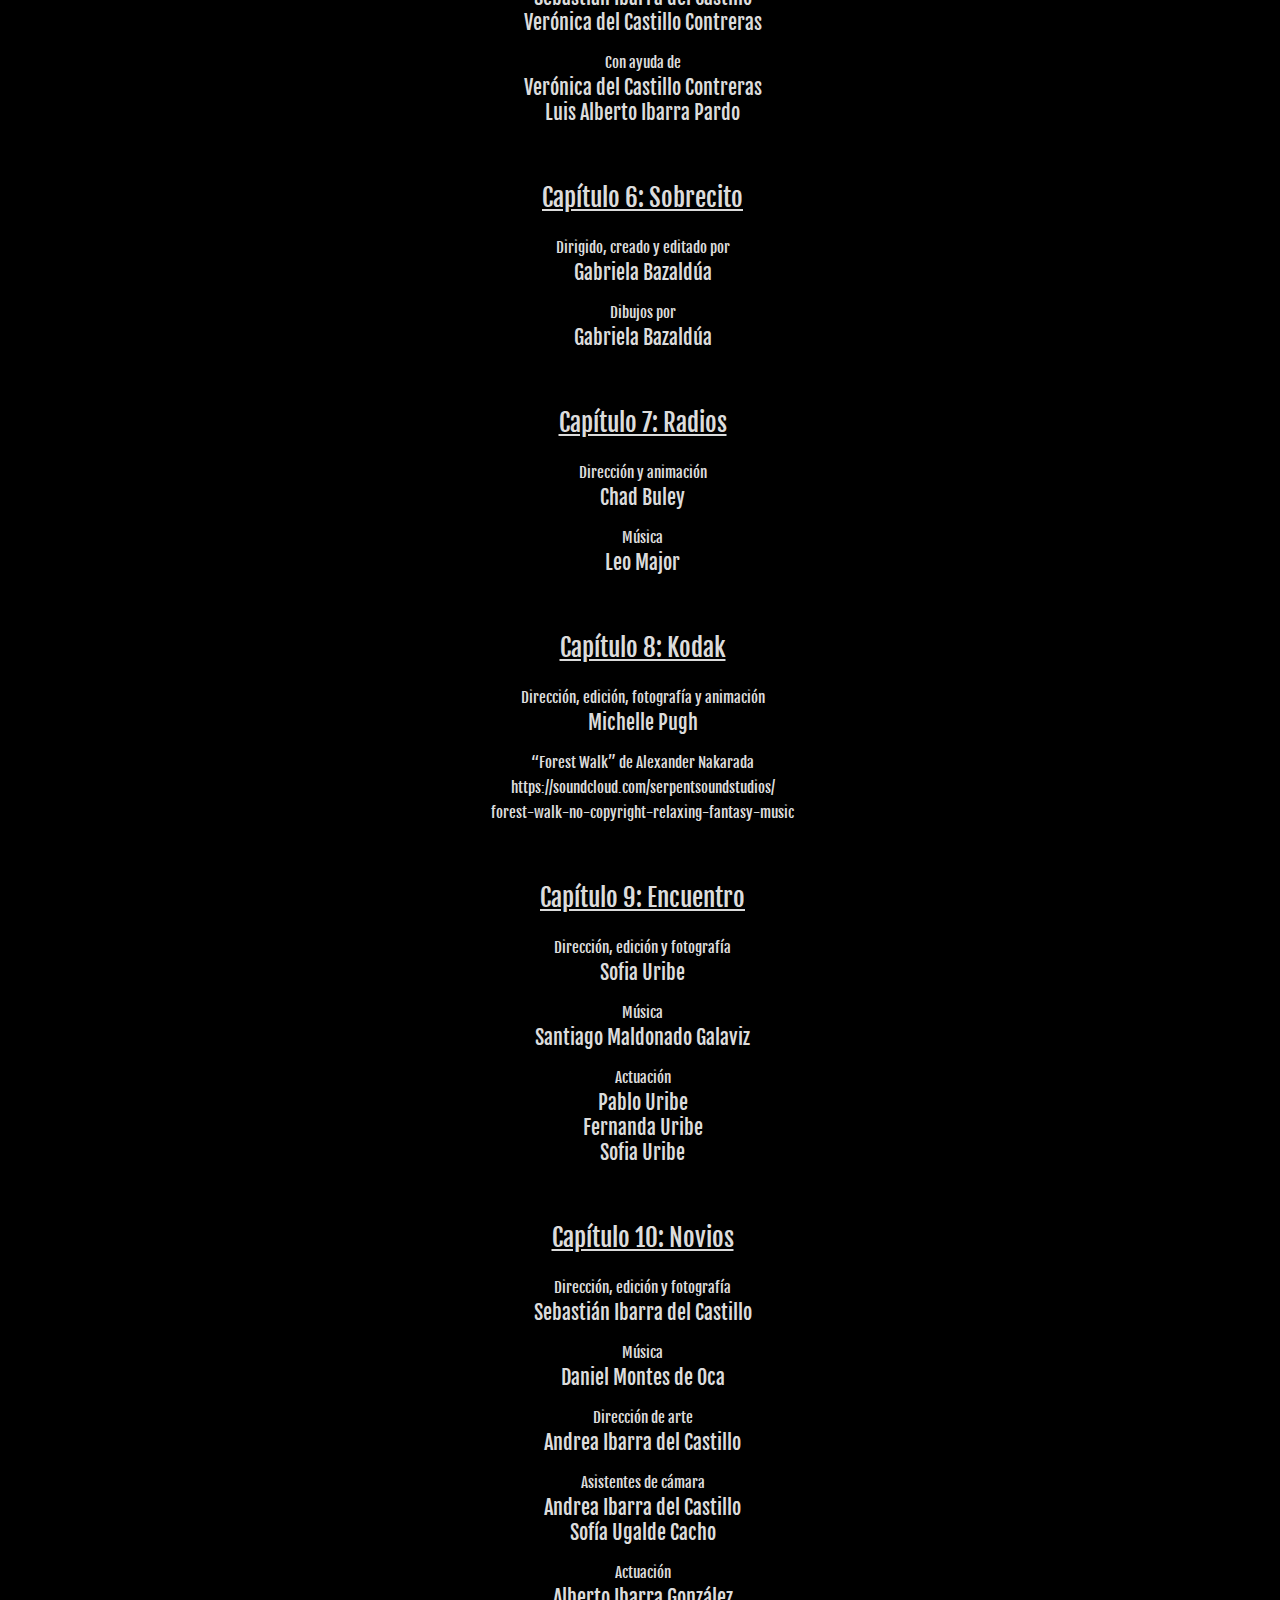
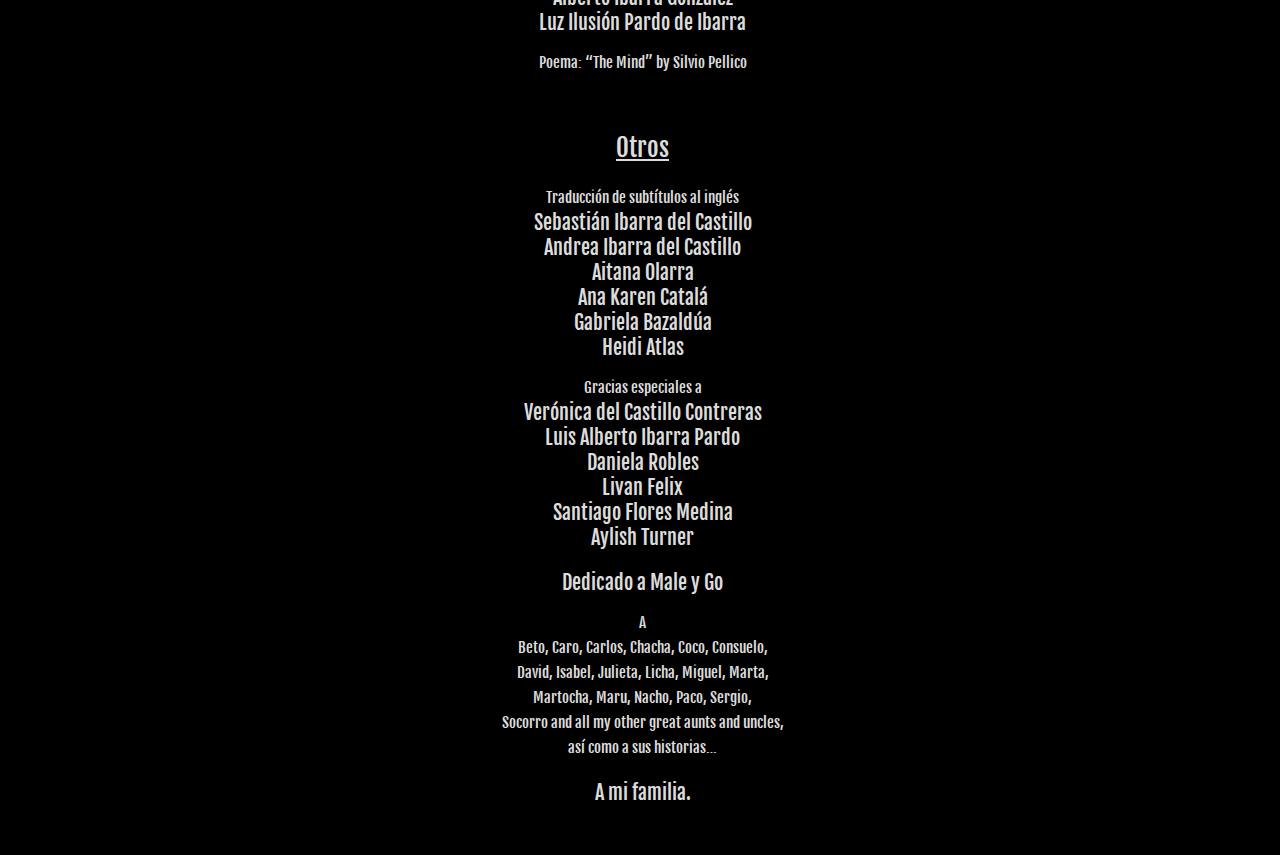
<file: about_spanish.html>
<!DOCTYPE html>
<head>
	<meta charset="utf-8">
	<meta name="description" content= "Story of how Diez Recuerdos - Ten Memories - documentary was made. A list and short biography of every director involved in the project.">

	<title>Diez Recuerdos Documentary: About</title>
	<link rel="stylesheet" type="text/css" href="main.css">
	<link rel="stylesheet" href="flickity/flickity.css" media="screen">

	<style>
		/* sidebar	*/
			#team {
				width: 400px;
				height: 750px;
				text-align: center;
				float: right;
				background-color: #E4007C;
				padding: 15px;
				margin: 20px 0px 25px 30px;
				border-radius: 15px 30px;
			}

			#team img {
				width: 250px;
				height: auto;
			}

			#team h2 {
				font-size: 40px;
				margin: 20px 0px 15px 0px;
			}

			.director_name {
				font-size: 28px;
				margin: 15px 0px 28px;
			}

			.director_description {
				font-size: 17px;
				margin: 0px 20px;
				line-height: 25px;
			}
		/*	/sidebar	*/

		/*	main */
			#main h2 {
				text-decoration: underline;
				margin-left: 5px;
				font-size: 40px;
			}

			#idea {
				float: left;
				margin: 10px 15px;
				width: 250px;
			}

			#first_paragraph {
				padding-top: 30px;
			}

			#main p {
				line-height: 25px;
				margin-left: 5px;
			}

			.section {
				margin-bottom: 50px;
			}

			#leon_img {
				float: left;
				clear: left;
				margin: 10px 20px 15px 0px;
				width: 250px;
				height: auto;
			}

			#hand_img {
				float: right;
				margin: 35px 0px 5px 15px;
				height: 200px;
				width: auto;
			}

			#gun_img {
				float: left;
				margin: 15px 15px 15px 0px;
				height: 300px;
				width: auto;
			}

			#clay_img {
				float: right;
				margin: 15px 0px 15px 15px;
				height: 260px;
				width: auto;
			}

			#train_img {
				width: 990px;
				height: auto;
			}

			.credits {
				color: #DCDCDC;
				text-align: center;
			}

			.creditstitle {
				color: #DCDCDC;
				text-align: center;
				margin-bottom: 0px;
				font-size: 15px;
			}

			.creditsname {
				color: #DCDCDC;
				text-align: center;
				margin-top: 0px;
				margin-bottom: 0px;
				font-size: 20px;
			}

			.creditschapter {
				color: #DCDCDC;
				text-align: center;
				font-size: 25px;
				text-decoration: underline;
				margin-top: 60px;
			}

			.creditslink {
				color: #DCDCDC;
				text-align: center;
				font-size: 15px;
				margin-top: 0px;
				margin-bottom: 0px;
			}

			.creditsdedication {
				color: #DCDCDC;
				text-align: center;
				margin-bottom: 0px;
				font-size: 20px;
			}
		/*	/main */
	</style>
</head>

<body>
	<div id="header">
		<img id="MainTitle" src="img/MainTitle.PNG" alt="Diez Recuerdos">
		
		<a href="index.html" id="MainTitle_Link"></a>
		
		<a href="chapters_spanish.html#Roadtrips" class="Roadtrips_link"><img class="Logo" id="Roadtrips_Logo" src="img/logos/Roadtrips_Logo.PNG" alt="Roadtrips Logo"></a>
		
		<a href="chapters_spanish.html#Drawings"><img class="Logo" id="Drawings_Logo" src="img/logos/Drawings_Logo.PNG" alt="Drawings Logo"></a>
		
		<a href="chapters_spanish.html#Consuelo"><img class="Logo" id="Consuelo_Logo" src="img/logos/Consuelo_Logo.PNG" alt="Consuelo Logo"></a>
		
		<a href="chapters_spanish.html#Strangers"><img class="Logo" id="Strangers_Logo" src="img/logos/Strangers_Logo.PNG" alt="Strangers Logo"></a>
		
		<a href="chapters_spanish.html#Coffins"><img class="Logo" id="Coffins_Logo" src="img/logos/Coffins_Logo.PNG" alt="Coffins Logo"></a>
		
		<a href="chapters_spanish.html#Envelope"><img class="Logo" id="Envelope_Logo" src="img/logos/Envelope_Logo.PNG" alt="Envelope Logo"></a>
		
		<a href="chapters_spanish.html#Radios"><img class="Logo" id="Radios_Logo" src="img/logos/Radios_Logo.PNG" alt="Radios Logo"></a>
		
		<a href="chapters_spanish.html#Kodak"><img class="Logo" id="Kodak_Logo" src="img/logos/Kodak_Logo.PNG" alt="Kodak Logo"></a>

		<a href="chapters_spanish.html#Encounter"><img class="Logo" id="Encounter_Logo" src="img/logos/Encounter_Logo.PNG" alt="Encounter Logo"></a>

		<a href="chapters_spanish.html#Dates"><img class="Logo" id="Dates_Logo" src="img/logos/Dates_Logo.PNG" alt="Dates Logo"></a>

		<a href="about.html" id="Language" alt="English Link">ENGLISH</a>
	</div>

	<div id="navbar">
		<div id="nav">
			<ul>
				<li class="nav_item"> <a class="nav_li" href="index_spanish.html">PELICULA</a> 
				<img src="img/navdecoration/navdecoration_left.png" alt="tile decoration"> </li>

				<li class="nav_item"> <a class="nav_li" href="chapters_spanish.html">CAPITULOS</a> 
				<img src="img/navdecoration/navdecoration_center.png" alt="tile decoration"> </li>
				
				<li class="nav_item"> <a id="active_nav" class="nav_li" href="about_spanish.html">CREACION</a> 
				<img src="img/navdecoration/navdecoration_right.png" alt="tile decoration"> </li>
			</ul>
		</div>
		<!-- #nav -->
	</div>
	<!-- #navbar -->

		<div id="team">
			<h2>Conoce al equipo:</h2>
			
			<hr>

			<div class="main-carousel">
				<div class="carousel-cell">
					<img src="img/team/Sebastian.png" alt="Sebastian Ibarra del Castillo">
				
					<p class="director_name"> Sebastián Ibarra del Castillo </p>
				
					<div class="director_description">
						<p> Sebastián es un cineasta de la Ciudad de México interesado en los sueños y las fantasías íntimas de la gente. Un estudiante en la escuela de cine de la 'University of Southern California', ha dirigido cortometrajes que usan la memoria y la fantasía para expander en temáticas como la familia.</p>

						<p>Sebastian dirigió 'Recuerdo #1: Carreteras', 'Recuerdo #5: Ataúdes' & 'Recuerdo #10: Novios'. </p>
					</div>
				</div>
				<!-- .carousel-cell -->

				<div class="carousel-cell">
					<img src="img/team/EllaGrace.jpg" alt="Ella Grace Rodriguez">
				
					<p class="director_name">Ella Grace Rodriguez</p>
				
					<div class="director_description">
						<p>Ella Grace es una estudiante en la carrera de Producción de Cine y Televisión (BFA) en la escuela de cine de USC. Disfruta hacer a la gente reír y traer luz a sus días.</p>

						<p>Ella Grace dirigió 'Recuerdo #2: Dibujos'. </p>
					</div>
				</div>
				<!-- .carousel-cell -->

				<div class="carousel-cell">
					<img src="img/team/Aristotle.png" alt="Aristotle Hartzell">
				
					<p class="director_name">Aristotle Hartzell</p>
				
					<div class="director_description">
						<p>Aristotle es un artista chicano de Los Ángeles interesado en la dirección, la cinematografía, la poesía épica y la música. Le apasiona usar estéticas de la antiguedad en medios nuevos con influencias del cuentos folclóricos y su propia mitología. Actualmente es un estudiante de cine en USC.</p>

						<p>Aristotle dirigió 'Recuerdo #3: Consuelo'. </p>
					</div>
				</div>
				<!-- .carousel-cell -->

				<div class="carousel-cell">
					<img src="img/team/Ana.jpg" alt="Ana Flavia">
				
					<p class="director_name">Ana Flavia</p>
				
					<div class="director_description">
						<p>Ana es una estudiante de São Paulo, Brazil, en la carrera de Producción de Cine y Televisión (BFA) en la escuela de cine de USC. Su aspiración es trabajar entre la industria de ambos países.</p>

						<p>Ana dirigió 'Recuerdo #4: Extraños'. </p>
					</div>
				</div>
				<!-- .carousel-cell -->

				<div class="carousel-cell">
					<img src="img/team/Gabriela.png" alt="Gabriela Bazaldúa">
				
					<p class="director_name">Gabriela Bazaldúa</p>
				
					<div class="director_description">
						<p>Gaby está estudiando Comunicación en el Técnológico de Monterrey en la Ciudad de México. Es una cineasta y emprendedora aspirante.</p>

						<p>Gaby dirigió 'Recuerdo #6: Sobrecito'. </p>
					</div>
				</div>
				<!-- .carousel-cell -->

				<div class="carousel-cell">
					<img src="img/team/Chad.png" alt="Chad Buley">
				
					<p class="director_name">Chad Buley</p>
				
					<div class="director_description">
						<p>Chad Buley es un editor, animador y diseñador gráfico de San Diego, California. Está estudiando las carreras de Prodcción Cinematográfica y Estudios Cinematográficos en la escuela de cine de USC.</p>

						<p>Chad dirigió 'Recuerdo #7: Radios'. </p>
					</div>
				</div>
				<!-- .carousel-cell -->

				<div class="carousel-cell">
					<img src="img/team/Michelle.png" alt="Michelle Pugh">
				
					<p class="director_name">Michelle Pugh</p>
				
					<div class="director_description">
						<p>Michelle es una cineasta, escritora y música viviendo en Los Ángeles, California, y actualmente estudiando Producción de Cine y Televisión en la escuela de cine de USC. Disfruta explorar temáticas como la salud mental, la manipulación del tiempo, el absurdismo y el surrealismo.</p>

						<p>Michelle dirigió 'Recuerdo #8: Kodak'. </p>
					</div>
				</div>
				<!-- .carousel-cell -->

				<div class="carousel-cell">
					<img src="img/team/Sofia.png" alt="Sofia Uribe">
				
					<p class="director_name">Sofia Uribe</p>
				
					<div class="director_description">
						<p>Sofia es una estudiante en la carrera de Producción de Cine y Televisión en la escuela de cine de USC. Adicionalmente, está completando su maestría en finanzas en la 'Marshall School of Business' de USC. Le interesa la intersección entre los negocios y el entretenimiento.</p>

						<p>Sofia dirigió 'Recuerdo #9: Encuentro'. </p>
					</div>
				</div>
				<!-- .carousel-cell -->
			</div>
			<!-- .main-carousel -->
		</div>
		<!-- #team, .main-carousel-->

		<div id="main">
			<div class="section">
				<h2 id="idea">La idea</h2>

				<img id="leon_img" class="still" src="img/stills/leon.png" alt="Film Still">

				<p id="first_paragraph">Desde hace mucho, mi familia ha querido documentar la vida de mi abuelo. Creció en medio de la nada sin un buen sistema escolar a su alcanze, y su familia quería que trabajara en el campo, lo cual se rehusó a hacer. En cambio, aprendió carpintería y a hacer radios, y se mudó a la ciudad donde pasó de trabajo en trabajo empezando en una gasolinera y eventualmente convirtiéndose en encargado de línea en Kodak.</p>

				<p>My tía, que es maestra, trató de escribir su historia alguna vez. Yo también. Mi hermana igual lo intentó. Pero por alguna razón, nunca completamos el proyecto, probablemente porque pensábamos que teníamos todo el tiempo en el mundo.</p>

				<p>Cuando mi abuela materna falleció durante el inicio de la pandemia, me di cuenta que no tenía todo ese tiempo. Pero escribir una biografía aún me intimidaba. Así fue que pensé... ¿Por qué estoy tratando de escribirla? Si yo hago cine... ¿Por qué no transformarla en una película?</p>
				
				<img id="hand_img" class="still" src="img/stills/hand.png" alt="Film Still">
			</div>
			<!-- .section -->

			<div class="section">
				<h2>Los obstáculos</h2>

				<p>Entendí desde un principio que tenía dos problemas: demasiado contenido (toda una vida) y muy poca experiencia para crear algo más largo que un cortometraje. Sabía que tenía que encontrar una mejor solución.</p>

				<p>También me di cuenta que esto no podía ser un proyecto solamente acerca de mi abuelo: tenía que tratar de mi abuela también, que ha tenido sus propias aventuras increíbles que igualmente quiero preservar.</p>

				<p><em>Preservar. </em>Una palabra aterradora. ¿Cómo se puede escavar al pasado de alguien y extraer la verdad que ocurrió? Esta palabra me había paralizado por tanto tiempo. No creía que podía accesar al pasado de esa forma. Si quería descubrir los recuerdos de mis abuelos... tenía que acercarme de un ángulo diferente.</p>
			</div>
			<!-- .section -->

			<div class="section">
				<h2>Haciendo la película</h2>

				<img id="gun_img" class="still" src="img/stills/gun.png" alt="Film Still">

				<p>Nuestro proceso empezó durante la pandemia. Mi hermana y yo entrevistamos a nuestros dos abuelos, preguntándoles desde sus infancias hasta su matrimonio. Después de un par de meses, revisé nuestras grabaciones y escogí un grupo de anécdotas que se podrían presentar por sí mismas y en conjunto: cuatro del abuelo Alberto, cuatro de Lita y dos contadas por ambos.</p>

				<p>Una vez que dividí las entrevistas en estos capítulos, recluté de mis amigos y compañeros a un equipo de directores (originalmente diez, además de mí).</p>

				<p>Les ofrecí mi perspectiva: que la magia del proyecto vendría en su naturaleza fragmentada y que mi prioridad era ayudar a construir la visión única de cada director.</p>

				<p>El objetivo no era solo recordar, sino volver a imaginar y meditar en el poder de las historias en lo que pasan de una generación a otra. Era celebrar el patrimonio y encontrar paz en el paso del tiempo; de una realidad a recuerdo a narración a imaginación a creación y percepción. La propagación de una perspectiva latinoamericana y mexicana.</p>

				<p>Le di orientación a cada director al escoger su historia, explorar ideas y desarrollar su pieza en el collage. Supervisé la producción de cada cortometraje, pasando por éxitos y fracasos, levantándonos de nuevo cuando unos colaboradores tuvieron que abandonar el proyecto y continuando a empujar adelante al equipo.</p>
			</div>
			<!-- .section -->

			<div class="section">

				<h2>La premiere</h2>

				<img id="clay_img" class="still" src="img/stills/clay.png" alt="Film Still">

				<p>Seis de enero del 2022; es el aniversario de mis abuelos y estoy sentado en mi sala —un año después de nuestra primera entrevista— junto a ellos, enseñándoles el proyecto completado en nuestra televisión y preocupándome de que van a acusarme de no mantenerme fiel a su historia o que no comprenderán lo que hicimos. Se ríen, suspiran y comentan con cada cortometraje... "Estaba lleno de murciélagos ese edificio" dice mi abuelo cinco segundos antes de que un murciélago aprece en la pantalla, como si el proyecto siguiera los comentarios que mi abuelo hace hoy.</p>

				<p>Al final de la película de una hora, me doy la vuelta hacia ellos. Mi abuela llora, se acerca a abrazarme y me dice que aunque no va a estar conmigo para ver qué alcanzaré a hacer como cineasta, cree en mí y está orgullosa. Y yo, no necesitaba nada más que eso.</p>
			</div>
			<!-- .section -->

			<div class="section">

				<h2 class="credits">Créditos</h2>

					<p class="creditstitle">Productor</p>
					<p class="creditsname">Sebastián Ibarra del Castillo</p>

					<p class="creditstitle">Co-productora</p>
					<p class="creditsname">Andrea Ibarra del Castillo</p>

					<p class="creditstitle">Narrado por</p>
					<p class="creditsname">Luz Ilusión Pardo de Ibarra &</p>
					<p class="creditsname">Alberto Ibarra González</p>

					<p class="creditstitle">Diseño gráfico de capítulos</p>
					<p class="creditsname">Chad Buley</p>

					<p class="creditstitle">Entrevistadores</p>
					<p class="creditsname">Sebastián Ibarra del Castillo</p>
					<p class="creditsname">Andrea Ibarra del Castillo</p>

					<p class="creditstitle">Escrito por</p>
					<p class="creditsname">Sebastián Ibarra del Castillo</p>

				<p class="creditschapter">Capítulo 1: Carreteras</p>

					<p class="creditstitle">Dirección, edición y fotografía</p>
					<p class="creditsname">Sebastián Ibarra del Castillo</p>

					<p class="creditstitle">Co-productor</p>
					<p class="creditsname">Luis Alberto Ibarra Pardo</p>

					<p class="creditstitle">Gracias especiales</p>
					<p class="creditsname">Juan Carlos Murillo</p>

				<p class="creditschapter">Capítulo 2: Dibujos</p>

					<p class="creditstitle">Dirección y animación</p>
					<p class="creditsname">Ella Grace Rodriguez</p>

					<p class="creditstitle">Música</p>
					<p class="creditsname">Daniel Montes de Oca</p>

				<p class="creditschapter">Capítulo 3: Consuelo</p>

					<p class="creditstitle">Dirección, edición y fotografía</p>
					<p class="creditsname">Aristotle Hartzell</p>

					<p class="creditstitle">Música</p>
					<p class="creditsname">Bruno Bernal</p>

					<p class="creditstitle">Mixing de música</p>
					<p class="creditsname">Kofi Graves</p>

					<p class="creditstitle">En orden de aparición:</p>
					<p class="creditsname">Adam Guzman</p>
					<p class="creditsname">Salvador P. Alvarez</p>
					<p class="creditsname">Grace Burton</p>
					<p class="creditsname">Aristotle Hartzell</p>
					<p class="creditsname">Salomón Huerta</p>
					<p class="creditsname">Evan Hartzell</p>

					<p class="creditstitle">Gracias especiales</p>
					<p class="creditsname">Catalina Huerta</p>
					<p class="creditsname">Jacob Winthrop</p>
					<p class="creditsname">Laura Alvarez</p>
					<p class="creditsname">Richard Alvarez</p>
					<p class="creditsname">Ysidro Hartzell</p>
					<p class="creditsname">Y mis abuelitos</p>

				<p class="creditschapter">Capítulo 4: Extraños</p>

					<p class="creditstitle">Dirección y animación</p>
					<p class="creditsname">Ana Flavia Veiga</p>

				<p class="creditschapter">Capítulo 5: Ataúdes</p>

					<p class="creditstitle">Dirección, edición y fotografía</p>
					<p class="creditsname">Sebastián Ibarra del Castillo</p>

					<p class="creditstitle">Actuación</p>
					<p class="creditsname">Luis Alberto Ibarra Pardo</p>
					<p class="creditsname">Sebastián Ibarra del Castillo</p>
					<p class="creditsname">Verónica del Castillo Contreras</p>

					<p class="creditstitle">Con ayuda de</p>
					<p class="creditsname">Verónica del Castillo Contreras</p>
					<p class="creditsname">Luis Alberto Ibarra Pardo</p>

				<p class="creditschapter">Capítulo 6: Sobrecito</p>

					<p class="creditstitle">Dirigido, creado y editado por</p>
					<p class="creditsname">Gabriela Bazaldúa</p>

					<p class="creditstitle">Dibujos por</p>
					<p class="creditsname">Gabriela Bazaldúa</p>

				<p class="creditschapter">Capítulo 7: Radios</p>

					<p class="creditstitle">Dirección y animación</p>
					<p class="creditsname">Chad Buley</p>

					<p class="creditstitle">Música</p>
					<p class="creditsname">Leo Major</p>

				<p class="creditschapter">Capítulo 8: Kodak</p>

					<p class="creditstitle">Dirección, edición, fotografía y animación</p>
					<p class="creditsname">Michelle Pugh</p>

					<p class="creditstitle">“Forest Walk” de Alexander Nakarada</p>
					<p class="creditslink">https://soundcloud.com/serpentsoundstudios/</p>
					<p class="creditslink">forest-walk-no-copyright-relaxing-fantasy-music</p>

				<p class="creditschapter">Capítulo 9: Encuentro</p>

					<p class="creditstitle">Dirección, edición y fotografía</p>
					<p class="creditsname">Sofia Uribe</p>

					<p class="creditstitle">Música</p>
					<p class="creditsname">Santiago Maldonado Galaviz</p>

					<p class="creditstitle">Actuación</p>
					<p class="creditsname">Pablo Uribe</p>
					<p class="creditsname">Fernanda Uribe</p>
					<p class="creditsname">Sofia Uribe</p>
					
				<p class="creditschapter">Capítulo 10: Novios</p>

					<p class="creditstitle">Dirección, edición y fotografía</p>
					<p class="creditsname">Sebastián Ibarra del Castillo</p>

					<p class="creditstitle">Música</p>
					<p class="creditsname">Daniel Montes de Oca</p>

					<p class="creditstitle">Dirección de arte</p>
					<p class="creditsname">Andrea Ibarra del Castillo</p>

					<p class="creditstitle">Asistentes de cámara</p>
					<p class="creditsname">Andrea Ibarra del Castillo</p>
					<p class="creditsname">Sofía Ugalde Cacho</p>

					<p class="creditstitle">Actuación</p>
					<p class="creditsname">Alberto Ibarra González</p>
					<p class="creditsname">Luz Ilusión Pardo de Ibarra</p>

					<p class="creditstitle">Poema: “The Mind” by Silvio Pellico</p>

				<p class="creditschapter">Otros</p>

					<p class="creditstitle">Traducción de subtítulos al inglés</p>
					<p class="creditsname">Sebastián Ibarra del Castillo</p>
					<p class="creditsname">Andrea Ibarra del Castillo</p>
					<p class="creditsname">Aitana Olarra</p>
					<p class="creditsname">Ana Karen Catalá</p>
					<p class="creditsname">Gabriela Bazaldúa</p>
					<p class="creditsname">Heidi Atlas</p>

					<p class="creditstitle">Gracias especiales a</p>
					<p class="creditsname">Verónica del Castillo Contreras</p>
					<p class="creditsname">Luis Alberto Ibarra Pardo</p>
					<p class="creditsname">Daniela Robles</p>
					<p class="creditsname">Livan Felix</p>
					<p class="creditsname">Santiago Flores Medina</p>
					<p class="creditsname">Aylish Turner</p>
				
					<p class="creditsdedication">Dedicado a Male y Go</p>

					<p class="creditstitle">A</p>
					<p class="creditslink">Beto, Caro, Carlos, Chacha, Coco, Consuelo,</p>
					<p class="creditslink">David, Isabel, Julieta, Licha, Miguel, Marta,</p>
					<p class="creditslink">Martocha, Maru, Nacho, Paco, Sergio,</p>
					<p class="creditslink">Socorro and all my other great aunts and uncles,</p>
					<p class="creditslink">así como a sus historias…</p>

					<p class="creditsdedication">A mi familia.</p>
			</div>
			<!-- .section credits-->
		</div>
		<!-- #main -->

	<!-- Load jQuery -->
	<script src="https://code.jquery.com/jquery-3.6.1.min.js"></script>

	<script src="smooth_scrolling/jquery.smoothscroll.min.js"></script>

	<script src="flickity/flickity.pkgd.min.js"></script>

	<script>
		$('html').smoothScroll();

		$('.main-carousel').flickity({
 			 // options
  			cellAlign: 'left',
  			contain: true
		});
	</script>
</body>
</html>
</file>
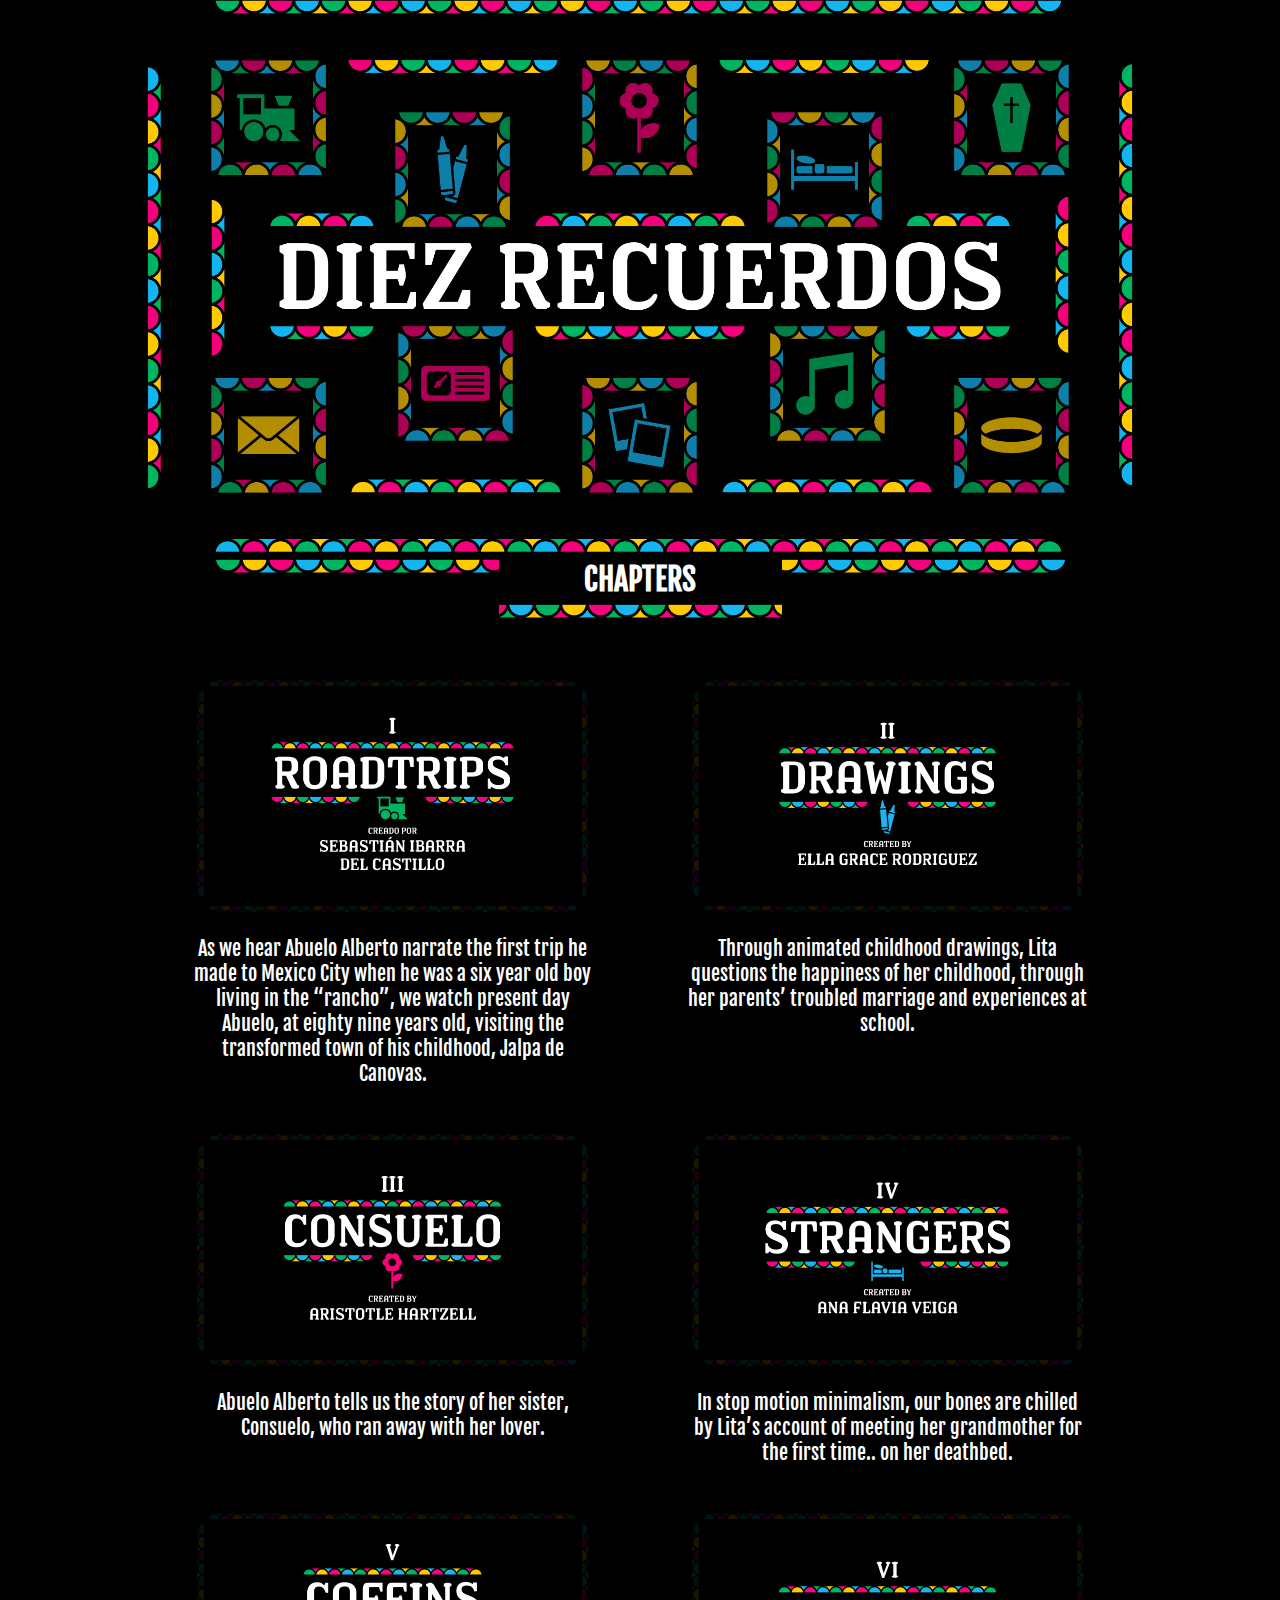
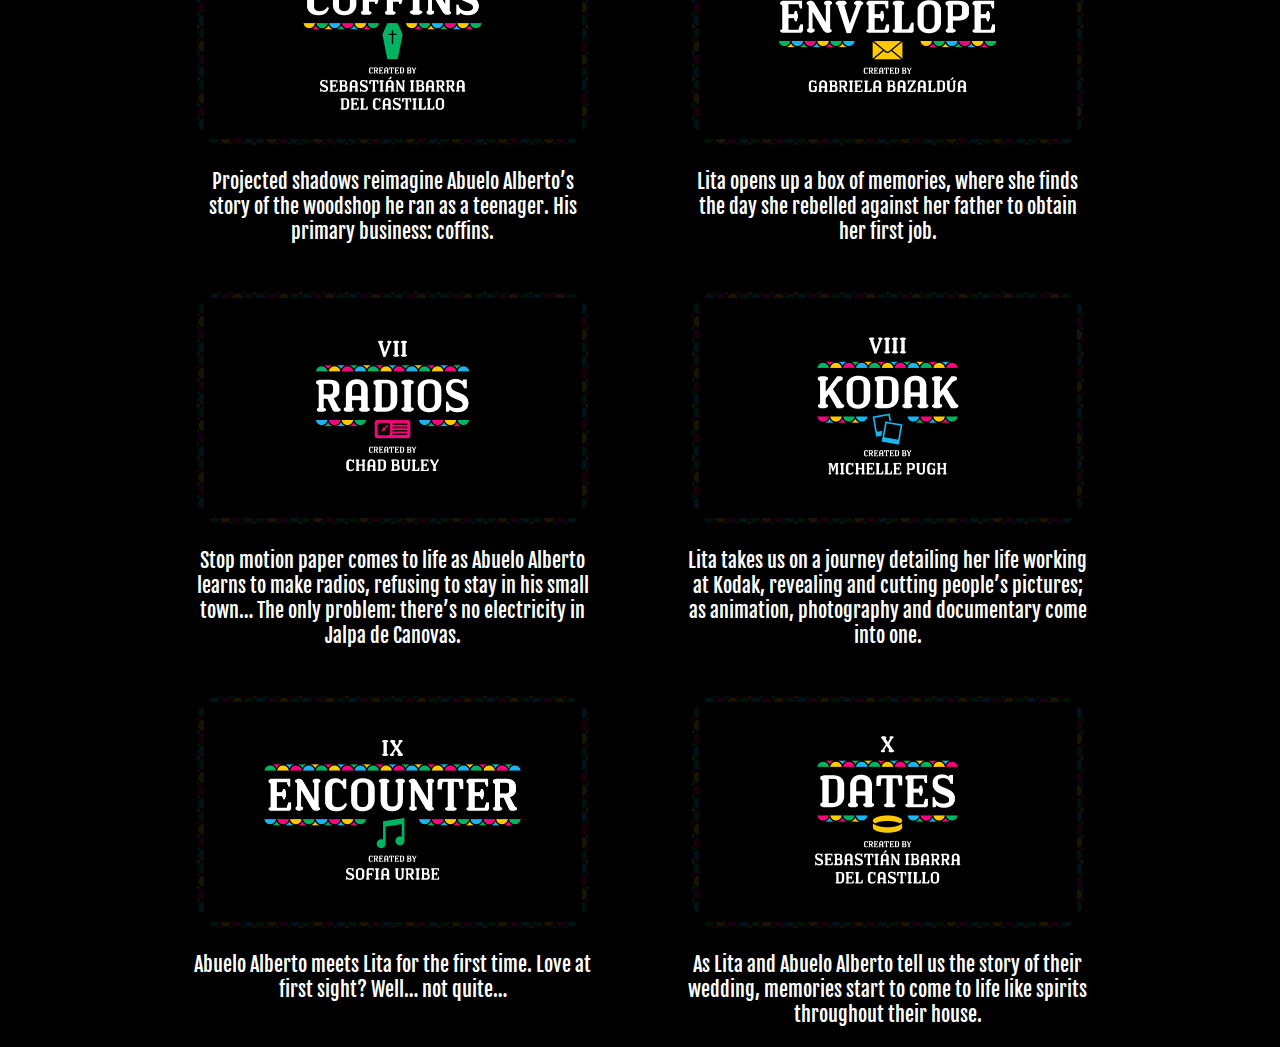
<file: chapters.html>
<!DOCTYPE html>
<head>
	<meta charset="utf-8">
	<meta name="description" content= "Diez Recuerdos documentary chapter page. Anthology project retelling the lives of my grandparents growing up in Mexico: Jalisco, Guanajuato and Mexico City. USC film student collaboration. Each chapter is shown separetely.">

	<title>Diez Recuerdos Documentary: Chapters</title>
	<link rel="stylesheet" type="text/css" href="main.css">

	<style>

/*	video divs	*/
		.chapter_row {
			display: flex;
		}

		.chapter_block {
			margin-right: 30px;
			margin-left: 30px;
			padding-top: 20px;
			margin-bottom: 0px;
			width: 435px;
		}

		#Roadtrips, #Drawings {
			padding-top: 30px;
		}

		.videoframe {
			margin-right: auto;
			margin-left: auto;
			text-align: center;
		}		

		.middle_frame {
			width: 435px;
			height: 208px;
			display: flex;
			justify-content: center;
		}

	/* .chapter_block:target */
		.chapter_block:target .title_card {
			visibility: hidden;
			display: none;
		}

		.chapter_block:target .video {
			visibility: visible;
			display: inline-block;
		}

		.chapter_block:target .videoframe_sides {
			opacity: 1;
		}

		.chapter_block:target .videoframe_topbottom {
			opacity: 1;
		}
	/* /.chapter_block:target */

	/* .chapter_block:hover */
		.chapter_block:hover .title_card {
			visibility: hidden;
			display: none;
		}

		.chapter_block:hover .video {
			visibility: visible;
			display: inline-block;
		}

		.chapter_block:hover .videoframe_topbottom {
			opacity: 1;
		}

		.chapter_block:hover .videoframe_sides {
			opacity: 1;
		}
	/* /.chapter_block:hover */
/*	/video divs	*/

/*	video	*/
		.video {
		/*	
		two videos per column: 270px
		+ blank space left: 30
		+ blank space center: 60
		+ blank space right: 30
		= body width: 990px
			*/
			width: 370px;
			height: 208px;
			margin: 0px;
			visibility: hidden;
			display: none;
		}

		.videoframe_topbottom {
			width: 370px;
			opacity: 0.1;
		}

		.videoframe_sides {
			height: 208px;
			margin: 0px 4px;
			opacity: 0.1;
		}
/*	/video	*/

/* title cards */
		.video_container {
			width: 370px;
			height: 208px;
			overflow: hidden;
			display: flex;
			justify-content: center;
			align-items: center;
		}

		.video_container > img {
			height: 130%;
			width: auto;
			position: relative;
		}
/* /title cards */

/*	description	*/
		.caption {
			color: #FFF;
			width: 400px;
			top: 0px;
			left: 0px;
			right: 0px;
			bottom: 0px;
			text-align: center;
			margin-right: auto;
			margin-left: auto;
			font-size: 20px;
			display: block;
		}
/*	/description	*/
	</style>
</head>

<body>
	<div id="header">
		<img id="MainTitle" src="img/MainTitle.PNG" alt="Diez Recuerdos">
		
		<a href="index.html" id="MainTitle_Link"></a>
		
		<a href="chapters.html#Roadtrips" class="Roadtrips_link"><img class="Logo" id="Roadtrips_Logo" src="img/logos/Roadtrips_Logo.PNG" alt="Roadtrips Logo"></a>
		
		<a href="chapters.html#Drawings"><img class="Logo" id="Drawings_Logo" src="img/logos/Drawings_Logo.PNG" alt="Drawings Logo"></a>
		
		<a href="chapters.html#Consuelo"><img class="Logo" id="Consuelo_Logo" src="img/logos/Consuelo_Logo.PNG" alt="Consuelo Logo"></a>
		
		<a href="chapters.html#Strangers"><img class="Logo" id="Strangers_Logo" src="img/logos/Strangers_Logo.PNG" alt="Strangers Logo"></a>
		
		<a href="chapters.html#Coffins"><img class="Logo" id="Coffins_Logo" src="img/logos/Coffins_Logo.PNG" alt="Coffins Logo"></a>
		
		<a href="chapters.html#Envelope"><img class="Logo" id="Envelope_Logo" src="img/logos/Envelope_Logo.PNG" alt="Envelope Logo"></a>
		
		<a href="chapters.html#Radios"><img class="Logo" id="Radios_Logo" src="img/logos/Radios_Logo.PNG" alt="Radios Logo"></a>
		
		<a href="chapters.html#Kodak"><img class="Logo" id="Kodak_Logo" src="img/logos/Kodak_Logo.PNG" alt="Kodak Logo"></a>

		<a href="chapters.html#Encounter"><img class="Logo" id="Encounter_Logo" src="img/logos/Encounter_Logo.PNG" alt="Encounter Logo"></a>

		<a href="chapters.html#Dates"><img class="Logo" id="Dates_Logo" src="img/logos/Dates_Logo.PNG" alt="Dates Logo"></a>
	</div>

	<div id="navbar">
		<div id="nav">
			<ul>
				<li class="nav_item"> <a class="nav_li" href="index.html">FILM</a> 
				<img src="img/navdecoration/navdecoration_left.png" alt="tile decoration"> </li>

				<li class="nav_item"> <a id="active_nav" class="nav_li" href="chapters.html">CHAPTERS</a> 
				<img src="img/navdecoration/navdecoration_center.png" alt="tile decoration"> </li>
				
				<li class="nav_item"> <a class="nav_li" href="about.html">ABOUT</a> 
				<img src="img/navdecoration/navdecoration_right.png" alt="tile decoration"> </li>
			</ul>
		</div>
		<!-- #nav -->
	</div>
	<!-- #navbar -->

	<div class="chapter_row">
		<div class="chapter_block" id="Roadtrips">
			<div class="videoframe">
				<img class="videoframe_topbottom" src="img/decoration/decoration_top.PNG" alt="top tiles">
				
				<div class="middle_frame">
					<img class="videoframe_sides" src="img/decoration/decoration_left.PNG" alt="side tiles">
					
					<div class="video_container">
						<iframe class="video" src="https://www.youtube.com/embed/YjAgS56M87c" title="YouTube video player" allow="accelerometer; autoplay; clipboard-write; encrypted-media; gyroscope; picture-in-picture" allowfullscreen></iframe>

						<img class="title_card" src="img/english/Roadtrips.png" alt="Chapter 1: Carreteras">
					</div> 
					<!-- .video_container // #1 Roadtrips-->

					<img class="videoframe_sides" src="img/decoration/decoration_right.PNG" alt="side tiles">

				</div>
				<!-- #middle_frame // #1 Roadtrips-->

				<img class="videoframe_topbottom" src="img/decoration/decoration_bottom.PNG" alt="bottom tiles">
			</div>
			<!-- #videoframe // #1 Roadtrips-->

			<div class="caption">
				<p>As we hear Abuelo Alberto narrate the first trip he made to Mexico City when he was a six year old boy living in the “rancho”, we watch present day Abuelo, at eighty nine years old, visiting the transformed town of his childhood, Jalpa de Canovas.</p>
			</div>
			<!-- .caption // #1 Roadtrips-->
		</div>
		<!-- .chapter_block // #1 Roadtrips-->

		<div class="chapter_block" id="Drawings">
			<div class="videoframe">
				<img class="videoframe_topbottom" src="img/decoration/decoration_top.PNG" alt="top tiles">
				
				<div class="middle_frame">
					<img class="videoframe_sides" src="img/decoration/decoration_left.PNG" alt="side tiles">

					<div class="video_container">
						<img class="title_card" src="img/english/Drawings.png" alt="Chapter 2: Dibujos">

						<iframe class="video" src="https://www.youtube.com/embed/pv1hk6O2haY" title="YouTube video player" allow="accelerometer; autoplay; clipboard-write; encrypted-media; gyroscope; picture-in-picture" allowfullscreen></iframe>
					</div>
					<!-- .video_container // #2 Drawings-->

					<img class="videoframe_sides" src="img/decoration/decoration_right.PNG" alt="side tiles">
				</div>
				<!-- #middle_frame // #2 Drawings-->

				<img class="videoframe_topbottom" src="img/decoration/decoration_bottom.PNG" alt="bottom tiles">
			</div>
			<!-- #videoframe // #2 Drawings-->	
			
			<div class="caption">
				<p>Through animated childhood drawings, Lita questions the happiness of her childhood, through her parents’ troubled marriage and experiences at school.</p>
			</div>
			<!-- .caption // #2 Drawings-->	
		</div>
		<!-- .chapter_block // #2 Drawings-->
	</div>
	<!-- .chapter_row // #1 & #2-->

	<div class="chapter_row">
		<div class="chapter_block" id="Consuelo">
			<div class="videoframe">
				<img class="videoframe_topbottom" src="img/decoration/decoration_top.PNG" alt="top tiles">
				
				<div class="middle_frame">
					<img class="videoframe_sides" src="img/decoration/decoration_left.PNG" alt="side tiles">

					<div class="video_container">
						<img class="title_card" src="img/english/Consuelo.png" alt="Chapter 3: Consuelo">

						<iframe class="video" src="https://www.youtube.com/embed/DqQ247OSxrw" title="YouTube video player" allow="accelerometer; autoplay; clipboard-write; encrypted-media; gyroscope; picture-in-picture" allowfullscreen></iframe>
					</div>
					<!-- .video_container // #3 Consuelo -->

					<img class="videoframe_sides" src="img/decoration/decoration_right.PNG" alt="side tiles">
				</div>
				<!-- #middle_frame // #3 Consuelo-->

				<img class="videoframe_topbottom" src="img/decoration/decoration_bottom.PNG" alt="bottom tiles">
			</div>
			<!-- #videoframe // #3 Consuelo-->
		
			<div class="caption">
				<p>Abuelo Alberto tells us the story of her sister, Consuelo, who ran away with her lover.</p>
			</div>
			<!-- .caption // #3 Consuelo-->

		</div>
		<!-- .chapter_block // #3 Consuelo-->

		<div class="chapter_block" id="Strangers">
			<div class="videoframe">
				<img class="videoframe_topbottom" src="img/decoration/decoration_top.PNG" alt="top tiles">
				
				<div class="middle_frame">
					<img class="videoframe_sides" src="img/decoration/decoration_left.PNG" alt="side tiles">
					
					<div class="video_container">
						<img class="title_card" src="img/english/Strangers.png" alt="Chapter 4: Strangers">

						<iframe class="video" src="https://www.youtube.com/embed/9Cq7smjuPgg" title="YouTube video player" allow="accelerometer; autoplay; clipboard-write; encrypted-media; gyroscope; picture-in-picture" allowfullscreen></iframe>
					</div>
					<!-- #video_container // #4 Strangers-->
					
					<img class="videoframe_sides" src="img/decoration/decoration_right.PNG" alt="side tiles">
				</div>
				<!-- #middle_frame // #4 Strangers-->

				<img class="videoframe_topbottom" src="img/decoration/decoration_bottom.PNG" alt="bottom tiles">
			</div>
			<!-- #videoframe // #4 Strangers-->
		
			<div class="caption">
				<p>In stop motion minimalism, our bones are chilled by Lita’s account of meeting her grandmother for the first time.. on her deathbed.</p>
			</div>
			<!-- .caption // #4 Strangers-->

		</div>
		<!-- .chapter_block // #4 Strangers-->
	</div>
	<!-- .chapter_row // #3 & #4-->

		<div class="chapter_row">
		<div class="chapter_block" id="Coffins">
			<div class="videoframe">
				<img class="videoframe_topbottom" src="img/decoration/decoration_top.PNG" alt="top tiles">
				
				<div class="middle_frame">
					<img class="videoframe_sides" src="img/decoration/decoration_left.PNG" alt="side tiles">
				
					<div class="video_container">
						<img class="title_card" src="img/english/Coffins.png" alt="Chapter 5: Coffins">

						<iframe class="video" src="https://www.youtube.com/embed/PV2vFF3wA4c" title="YouTube video player" allow="accelerometer; autoplay; clipboard-write; encrypted-media; gyroscope; picture-in-picture" allowfullscreen></iframe>
					</div>
					<!-- #video_container // #5 Coffins-->

					<img class="videoframe_sides" src="img/decoration/decoration_right.PNG" alt="side tiles">
				</div>
				<!-- #middle_frame // #5 Coffins-->

				<img class="videoframe_topbottom" src="img/decoration/decoration_bottom.PNG" alt="bottom tiles">
			</div>
			<!-- #videoframe // #5 Coffins-->
		
			<div class="caption">
				<p>Projected shadows reimagine Abuelo Alberto’s story of the woodshop he ran as a teenager. His primary business: coffins.</p>
			</div>
			<!-- .caption // #5 Coffins-->

		</div>
		<!-- .chapter_block // #5 Coffins-->

		<div class="chapter_block" id="Envelope">
			<div class="videoframe">
				<img class="videoframe_topbottom" src="img/decoration/decoration_top.PNG" alt="top tiles">
				
				<div class="middle_frame">
					<img class="videoframe_sides" src="img/decoration/decoration_left.PNG" alt="side tiles">
					
					<div class="video_container">
						<img class="title_card" src="img/english/Envelope.png" alt="Chapter 6: Envelope">

						<iframe class="video" src="https://www.youtube.com/embed/kVBOS6QgKUw" title="YouTube video player" allow="accelerometer; autoplay; clipboard-write; encrypted-media; gyroscope; picture-in-picture" allowfullscreen></iframe>
					</div>
					<!-- #video_container // #6 Envelope-->
					
					<img class="videoframe_sides" src="img/decoration/decoration_right.PNG" alt="side tiles">
				</div>
				<!-- #middle_frame // #6 Envelope-->

				<img class="videoframe_topbottom" src="img/decoration/decoration_bottom.PNG" alt="bottom tiles">
			</div>
			<!-- #videoframe // #6 Envelope-->
			
			<div class="caption">
				<p>Lita opens up a box of memories, where she finds the day she rebelled against her father to obtain her first job.</p>
			</div>
			<!-- .caption // #6 Envelope-->

		</div>
		<!-- .chapter_block // #6 Envelope-->
	</div>
	<!-- .chapter_row // #5 & #6-->

		<div class="chapter_row">
		<div class="chapter_block" id="Radios">
			<div class="videoframe">
				<img class="videoframe_topbottom" src="img/decoration/decoration_top.PNG" alt="top tiles">
				
				<div class="middle_frame">
					<img class="videoframe_sides" src="img/decoration/decoration_left.PNG" alt="side tiles">
					
					<div class="video_container">
						<img class="title_card" src="img/english/Radios.png" alt="Chapter 7: Radios">

						<iframe class="video" src="https://www.youtube.com/embed/dzdjsF12O1U" title="YouTube video player" allow="accelerometer; autoplay; clipboard-write; encrypted-media; gyroscope; picture-in-picture" allowfullscreen></iframe>
					</div>
					<!-- #video_container // #7 Radios-->

					<img class="videoframe_sides" src="img/decoration/decoration_right.PNG" alt="side tiles">
				</div>
				<!-- #middle_frame // #7 Radios-->

				<img class="videoframe_topbottom" src="img/decoration/decoration_bottom.PNG" alt="bottom tiles">
			</div>
			<!-- #videoframe // #7 Radios-->

			<div class="caption">
				<p>Stop motion paper comes to life as Abuelo Alberto learns to make radios, refusing to stay in his small town… The only problem: there’s no electricity in Jalpa de Canovas.</p>
			</div>
			<!-- .caption // #7 Radios-->

		</div>
		<!-- .chapter_block // #7 Radios-->

		<div class="chapter_block" id="Kodak">
			<div class="videoframe">
				<img class="videoframe_topbottom" src="img/decoration/decoration_top.PNG" alt="top tiles">
				
				<div class="middle_frame">
					<img class="videoframe_sides" src="img/decoration/decoration_left.PNG" alt="side tiles">
					
					<div class="video_container">
						<img class="title_card" src="img/english/Kodak.png" alt="Chapter 8: Kodak">

						<iframe class="video" src="https://www.youtube.com/embed/yn9sJBKKIFA" title="YouTube video player" allow="accelerometer; autoplay; clipboard-write; encrypted-media; gyroscope; picture-in-picture" allowfullscreen></iframe>
					</div>
					<!-- #video_container // #8 Kodak-->

					<img class="videoframe_sides" src="img/decoration/decoration_right.PNG" alt="side tiles">
				</div>
				<!-- #middle_frame // #8 Kodak-->

				<img class="videoframe_topbottom" src="img/decoration/decoration_bottom.PNG" alt="bottom tiles">
			</div>
			<!-- #videoframe // #8 Kodak-->

			<div class="caption">
				<p>Lita takes us on a journey detailing her life working at Kodak, revealing and cutting people’s pictures; as animation, photography and documentary come into one.</p>
			</div>
			<!-- .caption // #8 Kodak-->
		
		</div>
		<!-- .chapter_block // #8 Kodak-->
	</div>
	<!-- .chapter_row // #7 & #8-->

		<div class="chapter_row">
		<div class="chapter_block" id="Encounter">
			<div class="videoframe">
				<img class="videoframe_topbottom" src="img/decoration/decoration_top.PNG" alt="top tiles">
				
				<div class="middle_frame">
					<img class="videoframe_sides" src="img/decoration/decoration_left.PNG" alt="side tiles">
					
					<div class="video_container">
						<img class="title_card" src="img/english/Encounter.png" alt="Chapter 9: Encounter">

						<iframe class="video" src="https://www.youtube.com/embed/NHKv5zdhmgU" title="YouTube video player" allow="accelerometer; autoplay; clipboard-write; encrypted-media; gyroscope; picture-in-picture" allowfullscreen></iframe>
					</div>
					<!-- #video_container // #9 Encounter-->

					<img class="videoframe_sides" src="img/decoration/decoration_right.PNG" alt="side tiles">
				</div>
				<!-- #middle_frame // #9 Encounter-->

				<img class="videoframe_topbottom" src="img/decoration/decoration_bottom.PNG" alt="bottom tiles">
			</div>
			<!-- #videoframe // #9 Encounter-->

			<div class="caption">
				<p>Abuelo Alberto meets Lita for the first time. Love at first sight? Well… not quite…</p>
			</div>
			<!-- .caption // #9 Encounter-->

		</div>
		<!-- .chapter_block // #9 Encounter-->

		<div class="chapter_block" id="Dates">
			<div class="videoframe">
				<img class="videoframe_topbottom" src="img/decoration/decoration_top.PNG" alt="top tiles">
				
				<div class="middle_frame">
					<img class="videoframe_sides" src="img/decoration/decoration_left.PNG" alt="side tiles">
					
					<div class="video_container">
						<img class="title_card" src="img/english/Dates.png" alt="Chapter 10: Dates">

						<iframe class="video" src="https://www.youtube.com/embed/VNx55AtGIe8" title="YouTube video player" allow="accelerometer; autoplay; clipboard-write; encrypted-media; gyroscope; picture-in-picture" allowfullscreen></iframe>
					</div>
					<!-- #video_container // #10 Dates-->

					<img class="videoframe_sides" src="img/decoration/decoration_right.PNG" alt="side tiles">
				</div>
				<!-- #middle_frame // #10 Dates-->

				<img class="videoframe_topbottom" src="img/decoration/decoration_bottom.PNG" alt="bottom tiles">
			</div>
			<!-- #videoframe // #10 Dates-->

			<div class="caption">
				<p>As Lita and Abuelo Alberto tell us the story of their wedding, memories start to come to life like spirits throughout their house.</p>
			</div>
		</div>
		<!-- .chapter_block // #10 Dates-->
	</div>
	<!-- .chapter_row // #9 & #10-->

	<!-- Load jQuery -->
	<script src="https://code.jquery.com/jquery-3.6.1.min.js"></script>

		<script src="smooth_scrolling/jquery.smoothscroll.min.js"></script>

	<script>
		$('html').smoothScroll();
	</script>

</body>
</html>
</file>
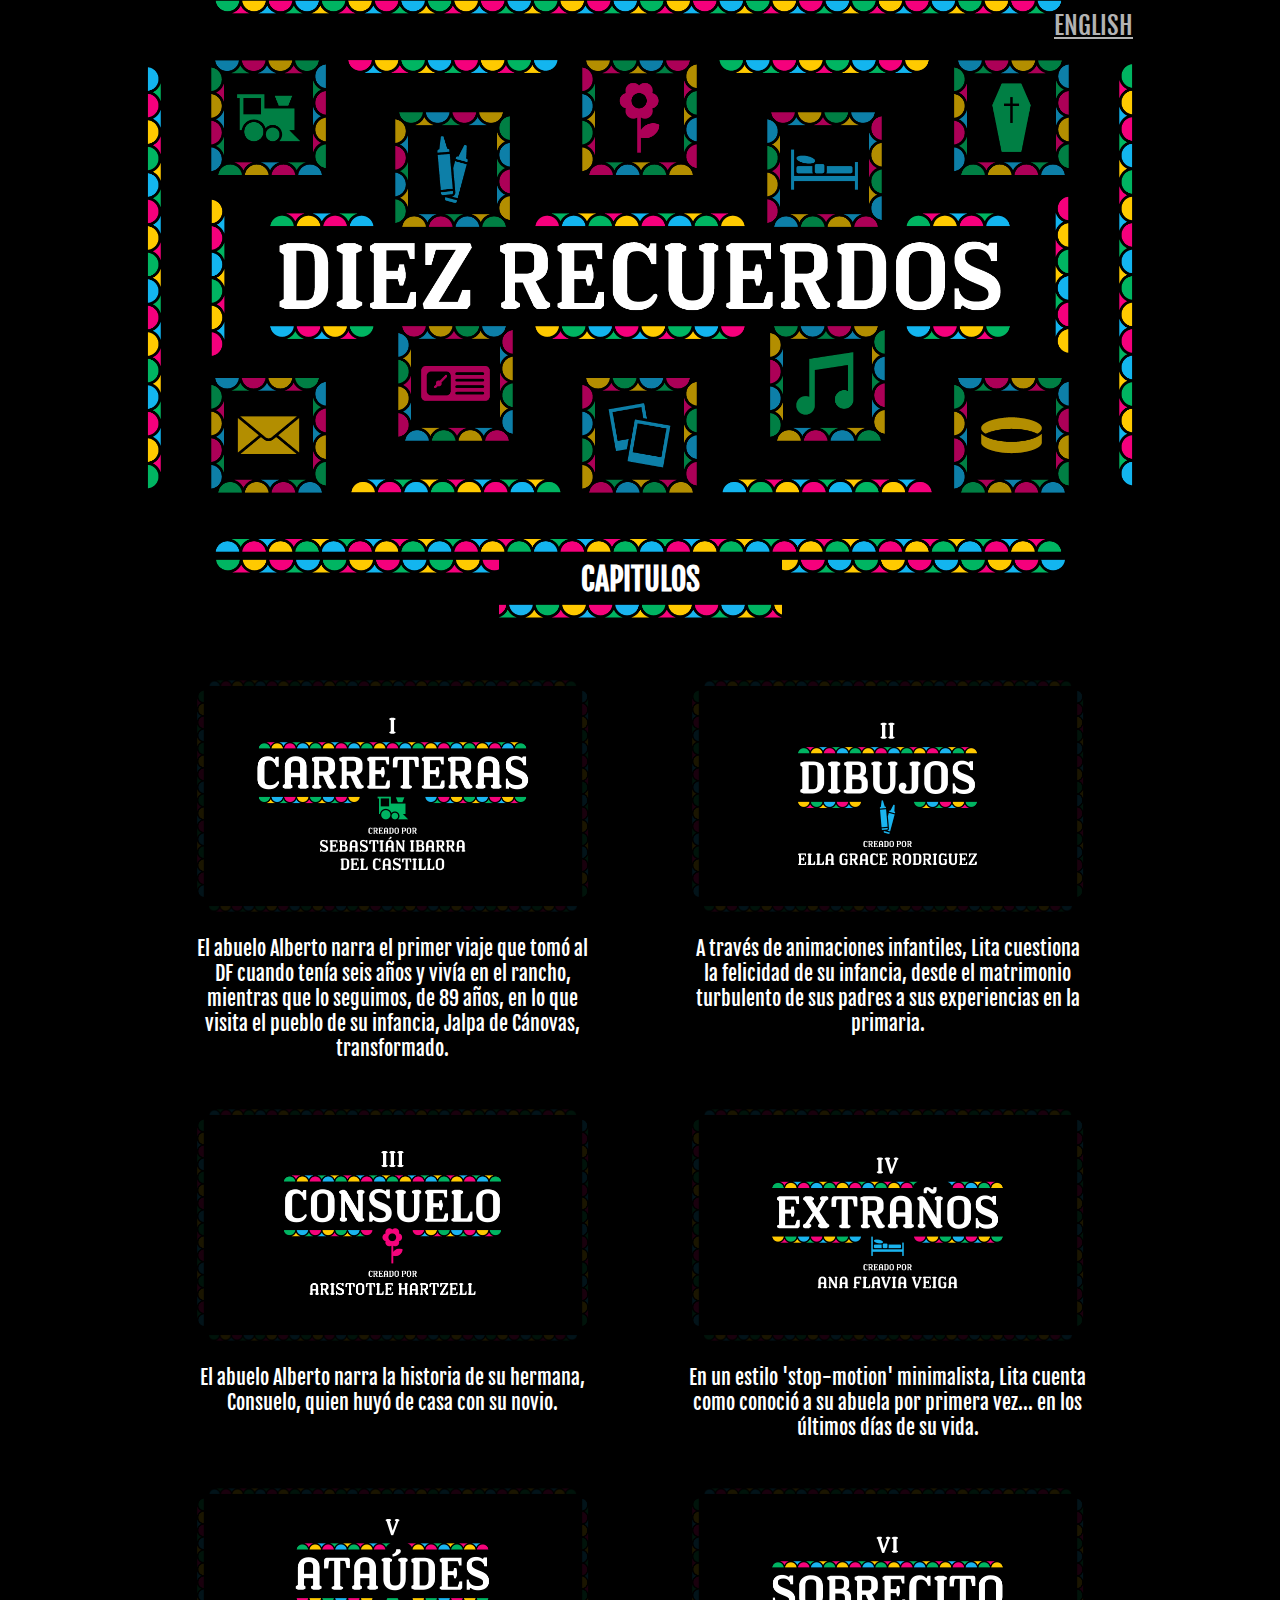
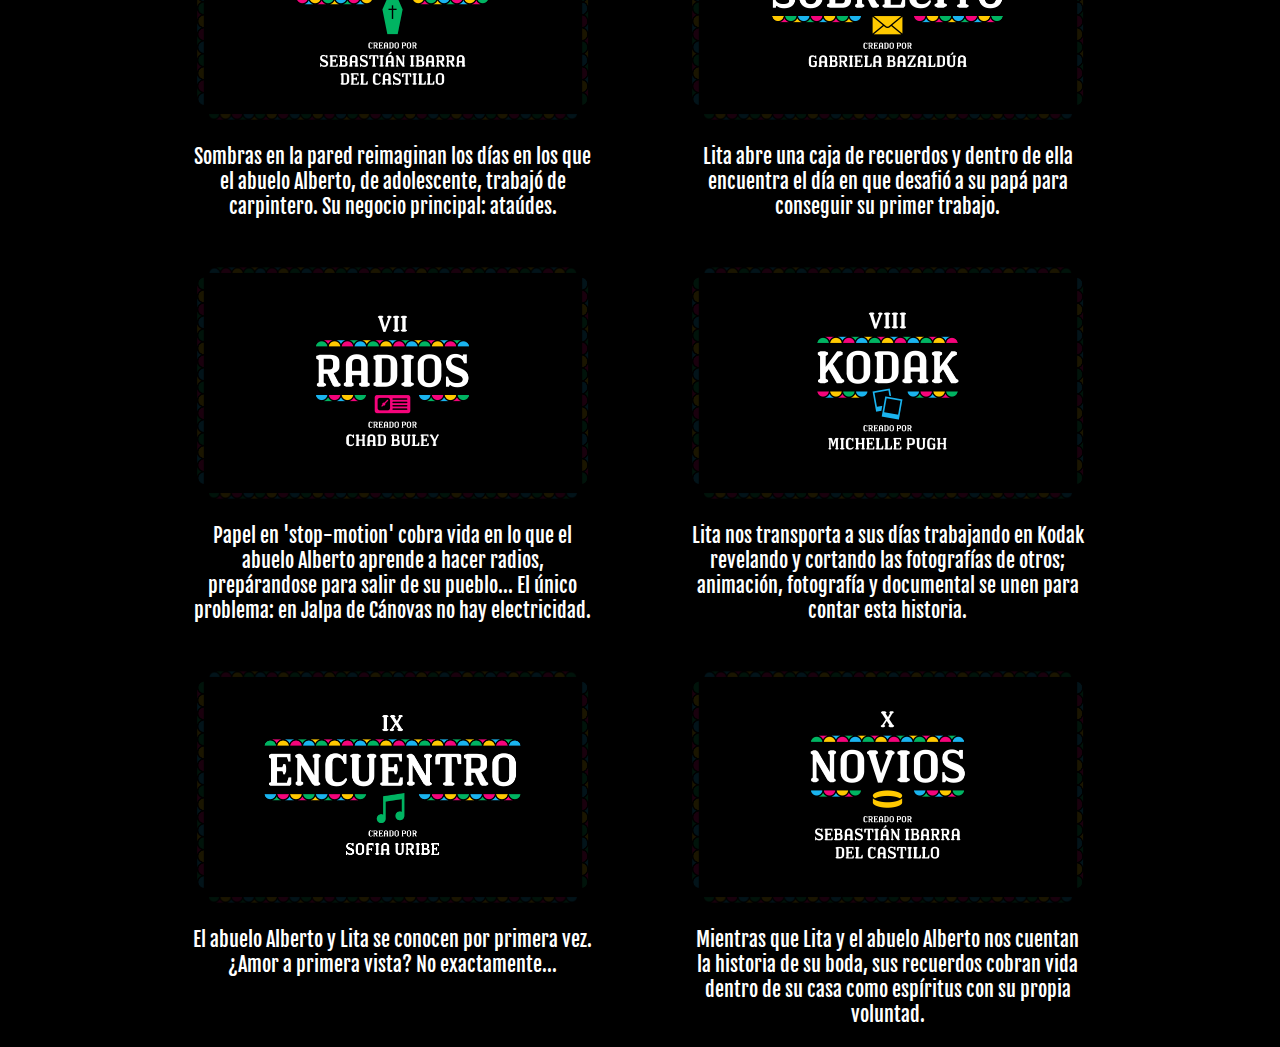
<file: chapters_spanish.html>
<!DOCTYPE html>
<head>
	<meta charset="utf-8">
	<meta name="description" content= "Diez Recuerdos documentary chapter page. Anthology project retelling the lives of my grandparents growing up in Mexico: Jalisco, Guanajuato and Mexico City. USC film student collaboration. Each chapter is shown separetely.">

	<title>Diez Recuerdos Documental: Captiulos</title>
	<link rel="stylesheet" type="text/css" href="main.css">

	<style>

/*	video divs	*/
		.chapter_row {
			display: flex;
		}

		.chapter_block {
			margin-right: 30px;
			margin-left: 30px;
			padding-top: 20px;
			margin-bottom: 0px;
			width: 435px;
		}

		#Roadtrips, #Drawings {
			padding-top: 30px;
		}

		.videoframe {
			margin-right: auto;
			margin-left: auto;
			text-align: center;
		}		

		.middle_frame {
			width: 435px;
			height: 208px;
			display: flex;
			justify-content: center;
		}

	/* .chapter_block:target */
		.chapter_block:target .title_card {
			visibility: hidden;
			display: none;
		}

		.chapter_block:target .video {
			visibility: visible;
			display: inline-block;
		}

		.chapter_block:target .videoframe_sides {
			opacity: 1;
		}

		.chapter_block:target .videoframe_topbottom {
			opacity: 1;
		}
	/* /.chapter_block:target */

	/* .chapter_block:hover */
		.chapter_block:hover .title_card {
			visibility: hidden;
			display: none;
		}

		.chapter_block:hover .video {
			visibility: visible;
			display: inline-block;
		}

		.chapter_block:hover .videoframe_topbottom {
			opacity: 1;
		}

		.chapter_block:hover .videoframe_sides {
			opacity: 1;
		}
	/* /.chapter_block:hover */
/*	/video divs	*/

/*	video	*/
		.video {
		/*	
		two videos per column: 270px
		+ blank space left: 30
		+ blank space center: 60
		+ blank space right: 30
		= body width: 990px
			*/
			width: 370px;
			height: 208px;
			margin: 0px;
			visibility: hidden;
			display: none;
		}

		.videoframe_topbottom {
			width: 370px;
			opacity: 0.1;
		}

		.videoframe_sides {
			height: 208px;
			margin: 0px 4px;
			opacity: 0.1;
		}
/*	/video	*/

/* title cards */
		.video_container {
			width: 370px;
			height: 208px;
			overflow: hidden;
			display: flex;
			justify-content: center;
			align-items: center;
		}

		.video_container > img {
			height: 130%;
			width: auto;
			position: relative;
		}
/* /title cards */

/*	description	*/
		.caption {
			color: #FFF;
			width: 400px;
			top: 0px;
			left: 0px;
			right: 0px;
			bottom: 0px;
			text-align: center;
			margin-right: auto;
			margin-left: auto;
			font-size: 20px;
			display: block;
		}
/*	/description	*/
	</style>
</head>

<body>
	<div id="header">
		<img id="MainTitle" src="img/MainTitle.PNG" alt="Diez Recuerdos">
		
		<a href="index.html" id="MainTitle_Link"></a>
		
		<a href="chapters_spanish.html#Roadtrips" class="Roadtrips_link"><img class="Logo" id="Roadtrips_Logo" src="img/logos/Roadtrips_Logo.PNG" alt="Roadtrips Logo"></a>
		
		<a href="chapters_spanish.html#Drawings"><img class="Logo" id="Drawings_Logo" src="img/logos/Drawings_Logo.PNG" alt="Drawings Logo"></a>
		
		<a href="chapters_spanish.html#Consuelo"><img class="Logo" id="Consuelo_Logo" src="img/logos/Consuelo_Logo.PNG" alt="Consuelo Logo"></a>
		
		<a href="chapters_spanish.html#Strangers"><img class="Logo" id="Strangers_Logo" src="img/logos/Strangers_Logo.PNG" alt="Strangers Logo"></a>
		
		<a href="chapters_spanish.html#Coffins"><img class="Logo" id="Coffins_Logo" src="img/logos/Coffins_Logo.PNG" alt="Coffins Logo"></a>
		
		<a href="chapters_spanish.html#Envelope"><img class="Logo" id="Envelope_Logo" src="img/logos/Envelope_Logo.PNG" alt="Envelope Logo"></a>
		
		<a href="chapters_spanish.html#Radios"><img class="Logo" id="Radios_Logo" src="img/logos/Radios_Logo.PNG" alt="Radios Logo"></a>
		
		<a href="chapters_spanish.html#Kodak"><img class="Logo" id="Kodak_Logo" src="img/logos/Kodak_Logo.PNG" alt="Kodak Logo"></a>

		<a href="chapters_spanish.html#Encounter"><img class="Logo" id="Encounter_Logo" src="img/logos/Encounter_Logo.PNG" alt="Encounter Logo"></a>

		<a href="chapters_spanish.html#Dates"><img class="Logo" id="Dates_Logo" src="img/logos/Dates_Logo.PNG" alt="Dates Logo"></a>

		<a href="chapters.html" id="Language" alt="English Link">ENGLISH</a>
	</div>

	<div id="navbar">
		<div id="nav">
			<ul>
				<li class="nav_item"> <a class="nav_li" href="index_spanish.html">PELICULA</a> 
				<img src="img/navdecoration/navdecoration_left.png" alt="tile decoration"> </li>

				<li class="nav_item"> <a id="active_nav" class="nav_li" href="chapters_spanish.html">CAPITULOS</a> 
				<img src="img/navdecoration/navdecoration_center.png" alt="tile decoration"> </li>
				
				<li class="nav_item"> <a class="nav_li" href="about_spanish.html">CREACION</a> 
				<img src="img/navdecoration/navdecoration_right.png" alt="tile decoration"> </li>
			</ul>
		</div>
		<!-- #nav -->
	</div>
	<!-- #navbar -->

	<div class="chapter_row">
		<div class="chapter_block" id="Roadtrips">
			<div class="videoframe">
				<img class="videoframe_topbottom" src="img/decoration/decoration_top.PNG" alt="top tiles">
				
				<div class="middle_frame">
					<img class="videoframe_sides" src="img/decoration/decoration_left.PNG" alt="side tiles">
					
					<div class="video_container">
						<iframe class="video" src="https://www.youtube.com/embed/dpZSlISBA3U" title="YouTube video player" allow="accelerometer; autoplay; clipboard-write; encrypted-media; gyroscope; picture-in-picture" allowfullscreen></iframe>

						<img class="title_card" src="img/spanish/Carreteras.png" alt="Chapter 1: Carreteras">
					</div> 
					<!-- .video_container // #1 Roadtrips-->

					<img class="videoframe_sides" src="img/decoration/decoration_right.PNG" alt="side tiles">

				</div>
				<!-- #middle_frame // #1 Roadtrips-->

				<img class="videoframe_topbottom" src="img/decoration/decoration_bottom.PNG" alt="bottom tiles">
			</div>
			<!-- #videoframe // #1 Roadtrips-->

			<div class="caption">
				<p>El abuelo Alberto narra el primer viaje que tomó al DF cuando tenía seis años y vivía en el rancho, mientras que lo seguimos, de 89 años, en lo que visita el pueblo de su infancia, Jalpa de Cánovas, transformado.</p>
			</div>
			<!-- .caption // #1 Roadtrips-->
		</div>
		<!-- .chapter_block // #1 Roadtrips-->

		<div class="chapter_block" id="Drawings">
			<div class="videoframe">
				<img class="videoframe_topbottom" src="img/decoration/decoration_top.PNG" alt="top tiles">
				
				<div class="middle_frame">
					<img class="videoframe_sides" src="img/decoration/decoration_left.PNG" alt="side tiles">

					<div class="video_container">
						<img class="title_card" src="img/spanish/Dibujos.png" alt="Chapter 2: Dibujos">

						<iframe class="video" src="https://www.youtube.com/embed/uZcvPkUisz8" title="YouTube video player" allow="accelerometer; autoplay; clipboard-write; encrypted-media; gyroscope; picture-in-picture" allowfullscreen></iframe>
					</div>
					<!-- .video_container // #2 Drawings-->

					<img class="videoframe_sides" src="img/decoration/decoration_right.PNG" alt="side tiles">
				</div>
				<!-- #middle_frame // #2 Drawings-->

				<img class="videoframe_topbottom" src="img/decoration/decoration_bottom.PNG" alt="bottom tiles">
			</div>
			<!-- #videoframe // #2 Drawings-->	
			
			<div class="caption">
				<p>A través de animaciones infantiles, Lita cuestiona la felicidad de su infancia, desde el matrimonio turbulento de sus padres a sus experiencias en la primaria.</p>
			</div>
			<!-- .caption // #2 Drawings-->	
		</div>
		<!-- .chapter_block // #2 Drawings-->
	</div>
	<!-- .chapter_row // #1 & #2-->

	<div class="chapter_row">
		<div class="chapter_block" id="Consuelo">
			<div class="videoframe">
				<img class="videoframe_topbottom" src="img/decoration/decoration_top.PNG" alt="top tiles">
				
				<div class="middle_frame">
					<img class="videoframe_sides" src="img/decoration/decoration_left.PNG" alt="side tiles">

					<div class="video_container">
						<img class="title_card" src="img/spanish/Consuelo.png" alt="Chapter 3: Consuelo">

						<iframe class="video" src="https://www.youtube.com/embed/RFP9BFaAU8Q" title="YouTube video player" allow="accelerometer; autoplay; clipboard-write; encrypted-media; gyroscope; picture-in-picture" allowfullscreen></iframe>
					</div>
					<!-- .video_container // #3 Consuelo -->

					<img class="videoframe_sides" src="img/decoration/decoration_right.PNG" alt="side tiles">
				</div>
				<!-- #middle_frame // #3 Consuelo-->

				<img class="videoframe_topbottom" src="img/decoration/decoration_bottom.PNG" alt="bottom tiles">
			</div>
			<!-- #videoframe // #3 Consuelo-->
		
			<div class="caption">
				<p>El abuelo Alberto narra la historia de su hermana, Consuelo, quien huyó de casa con su novio.</p>
			</div>
			<!-- .caption // #3 Consuelo-->

		</div>
		<!-- .chapter_block // #3 Consuelo-->

		<div class="chapter_block" id="Strangers">
			<div class="videoframe">
				<img class="videoframe_topbottom" src="img/decoration/decoration_top.PNG" alt="top tiles">
				
				<div class="middle_frame">
					<img class="videoframe_sides" src="img/decoration/decoration_left.PNG" alt="side tiles">
					
					<div class="video_container">
						<img class="title_card" src="img/spanish/Extranos.png" alt="Chapter 4: Strangers">

						<iframe class="video" src="https://www.youtube.com/embed/rsYt_3hICaw" title="YouTube video player" allow="accelerometer; autoplay; clipboard-write; encrypted-media; gyroscope; picture-in-picture" allowfullscreen></iframe>
					</div>
					<!-- #video_container // #4 Strangers-->
					
					<img class="videoframe_sides" src="img/decoration/decoration_right.PNG" alt="side tiles">
				</div>
				<!-- #middle_frame // #4 Strangers-->

				<img class="videoframe_topbottom" src="img/decoration/decoration_bottom.PNG" alt="bottom tiles">
			</div>
			<!-- #videoframe // #4 Strangers-->
		
			<div class="caption">
				<p>En un estilo 'stop-motion' minimalista, Lita cuenta como conoció a su abuela por primera vez... en los últimos días de su vida.</p>
			</div>
			<!-- .caption // #4 Strangers-->

		</div>
		<!-- .chapter_block // #4 Strangers-->
	</div>
	<!-- .chapter_row // #3 & #4-->

		<div class="chapter_row">
		<div class="chapter_block" id="Coffins">
			<div class="videoframe">
				<img class="videoframe_topbottom" src="img/decoration/decoration_top.PNG" alt="top tiles">
				
				<div class="middle_frame">
					<img class="videoframe_sides" src="img/decoration/decoration_left.PNG" alt="side tiles">
				
					<div class="video_container">
						<img class="title_card" src="img/spanish/Ataudes.png" alt="Chapter 5: Coffins">

						<iframe class="video" src="https://www.youtube.com/embed/PL1qSoKiR9I" title="YouTube video player" allow="accelerometer; autoplay; clipboard-write; encrypted-media; gyroscope; picture-in-picture" allowfullscreen></iframe>
					</div>
					<!-- #video_container // #5 Coffins-->

					<img class="videoframe_sides" src="img/decoration/decoration_right.PNG" alt="side tiles">
				</div>
				<!-- #middle_frame // #5 Coffins-->

				<img class="videoframe_topbottom" src="img/decoration/decoration_bottom.PNG" alt="bottom tiles">
			</div>
			<!-- #videoframe // #5 Coffins-->
		
			<div class="caption">
				<p>Sombras en la pared reimaginan los días en los que el abuelo Alberto, de adolescente, trabajó de carpintero. Su negocio principal: ataúdes.</p>
			</div>
			<!-- .caption // #5 Coffins-->

		</div>
		<!-- .chapter_block // #5 Coffins-->

		<div class="chapter_block" id="Envelope">
			<div class="videoframe">
				<img class="videoframe_topbottom" src="img/decoration/decoration_top.PNG" alt="top tiles">
				
				<div class="middle_frame">
					<img class="videoframe_sides" src="img/decoration/decoration_left.PNG" alt="side tiles">
					
					<div class="video_container">
						<img class="title_card" src="img/spanish/Sobrecito.png" alt="Chapter 6: Envelope">

						<iframe class="video" src="https://www.youtube.com/embed/M5x0ngfpf0g" title="YouTube video player" allow="accelerometer; autoplay; clipboard-write; encrypted-media; gyroscope; picture-in-picture" allowfullscreen></iframe>
					</div>
					<!-- #video_container // #6 Envelope-->
					
					<img class="videoframe_sides" src="img/decoration/decoration_right.PNG" alt="side tiles">
				</div>
				<!-- #middle_frame // #6 Envelope-->

				<img class="videoframe_topbottom" src="img/decoration/decoration_bottom.PNG" alt="bottom tiles">
			</div>
			<!-- #videoframe // #6 Envelope-->
			
			<div class="caption">
				<p>Lita abre una caja de recuerdos y dentro de ella encuentra el día en que desafió a su papá para conseguir su primer trabajo.</p>
			</div>
			<!-- .caption // #6 Envelope-->

		</div>
		<!-- .chapter_block // #6 Envelope-->
	</div>
	<!-- .chapter_row // #5 & #6-->

		<div class="chapter_row">
		<div class="chapter_block" id="Radios">
			<div class="videoframe">
				<img class="videoframe_topbottom" src="img/decoration/decoration_top.PNG" alt="top tiles">
				
				<div class="middle_frame">
					<img class="videoframe_sides" src="img/decoration/decoration_left.PNG" alt="side tiles">
					
					<div class="video_container">
						<img class="title_card" src="img/spanish/Radios.png" alt="Chapter 7: Radios">

						<iframe class="video" src="https://www.youtube.com/embed/PDhABYeDpS0" title="YouTube video player" allow="accelerometer; autoplay; clipboard-write; encrypted-media; gyroscope; picture-in-picture" allowfullscreen></iframe>
					</div>
					<!-- #video_container // #7 Radios-->

					<img class="videoframe_sides" src="img/decoration/decoration_right.PNG" alt="side tiles">
				</div>
				<!-- #middle_frame // #7 Radios-->

				<img class="videoframe_topbottom" src="img/decoration/decoration_bottom.PNG" alt="bottom tiles">
			</div>
			<!-- #videoframe // #7 Radios-->

			<div class="caption">
				<p>Papel en 'stop-motion' cobra vida en lo que el abuelo Alberto aprende a hacer radios, prepárandose para salir de su pueblo... El único problema: en Jalpa de Cánovas no hay electricidad.</p>
			</div>
			<!-- .caption // #7 Radios-->

		</div>
		<!-- .chapter_block // #7 Radios-->

		<div class="chapter_block" id="Kodak">
			<div class="videoframe">
				<img class="videoframe_topbottom" src="img/decoration/decoration_top.PNG" alt="top tiles">
				
				<div class="middle_frame">
					<img class="videoframe_sides" src="img/decoration/decoration_left.PNG" alt="side tiles">
					
					<div class="video_container">
						<img class="title_card" src="img/spanish/Kodak.png" alt="Chapter 8: Kodak">

						<iframe class="video" src="https://www.youtube.com/embed/D4nPZbAkiTI" title="YouTube video player" allow="accelerometer; autoplay; clipboard-write; encrypted-media; gyroscope; picture-in-picture" allowfullscreen></iframe>
					</div>
					<!-- #video_container // #8 Kodak-->

					<img class="videoframe_sides" src="img/decoration/decoration_right.PNG" alt="side tiles">
				</div>
				<!-- #middle_frame // #8 Kodak-->

				<img class="videoframe_topbottom" src="img/decoration/decoration_bottom.PNG" alt="bottom tiles">
			</div>
			<!-- #videoframe // #8 Kodak-->

			<div class="caption">
				<p>Lita nos transporta a sus días trabajando en Kodak revelando y cortando las fotografías de otros; animación, fotografía y documental se unen para contar esta historia.</p>
			</div>
			<!-- .caption // #8 Kodak-->
		
		</div>
		<!-- .chapter_block // #8 Kodak-->
	</div>
	<!-- .chapter_row // #7 & #8-->

		<div class="chapter_row">
		<div class="chapter_block" id="Encounter">
			<div class="videoframe">
				<img class="videoframe_topbottom" src="img/decoration/decoration_top.PNG" alt="top tiles">
				
				<div class="middle_frame">
					<img class="videoframe_sides" src="img/decoration/decoration_left.PNG" alt="side tiles">
					
					<div class="video_container">
						<img class="title_card" src="img/spanish/Encuentro.png" alt="Chapter 9: Encounter">

						<iframe class="video" src="https://www.youtube.com/embed/1ZBblHrXnJw" title="YouTube video player" allow="accelerometer; autoplay; clipboard-write; encrypted-media; gyroscope; picture-in-picture" allowfullscreen></iframe>
					</div>
					<!-- #video_container // #9 Encounter-->

					<img class="videoframe_sides" src="img/decoration/decoration_right.PNG" alt="side tiles">
				</div>
				<!-- #middle_frame // #9 Encounter-->

				<img class="videoframe_topbottom" src="img/decoration/decoration_bottom.PNG" alt="bottom tiles">
			</div>
			<!-- #videoframe // #9 Encounter-->

			<div class="caption">
				<p>El abuelo Alberto y Lita se conocen por primera vez. ¿Amor a primera vista? No exactamente...</p>
			</div>
			<!-- .caption // #9 Encounter-->

		</div>
		<!-- .chapter_block // #9 Encounter-->

		<div class="chapter_block" id="Dates">
			<div class="videoframe">
				<img class="videoframe_topbottom" src="img/decoration/decoration_top.PNG" alt="top tiles">
				
				<div class="middle_frame">
					<img class="videoframe_sides" src="img/decoration/decoration_left.PNG" alt="side tiles">
					
					<div class="video_container">
						<img class="title_card" src="img/spanish/Novios.png" alt="Chapter 10: Dates">

						<iframe class="video" src="https://www.youtube.com/embed/W8I6G2e3XBA" title="YouTube video player" allow="accelerometer; autoplay; clipboard-write; encrypted-media; gyroscope; picture-in-picture" allowfullscreen></iframe>
					</div>
					<!-- #video_container // #10 Dates-->

					<img class="videoframe_sides" src="img/decoration/decoration_right.PNG" alt="side tiles">
				</div>
				<!-- #middle_frame // #10 Dates-->

				<img class="videoframe_topbottom" src="img/decoration/decoration_bottom.PNG" alt="bottom tiles">
			</div>
			<!-- #videoframe // #10 Dates-->

			<div class="caption">
				<p>Mientras que Lita y el abuelo Alberto nos cuentan la historia de su boda, sus recuerdos cobran vida dentro de su casa como espíritus con su propia voluntad.</p>
			</div>
		</div>
		<!-- .chapter_block // #10 Dates-->
	</div>
	<!-- .chapter_row // #9 & #10-->

	<!-- Load jQuery -->
	<script src="https://code.jquery.com/jquery-3.6.1.min.js"></script>

		<script src="smooth_scrolling/jquery.smoothscroll.min.js"></script>

	<script>
		$('html').smoothScroll();
	</script>

</body>
</html>
</file>
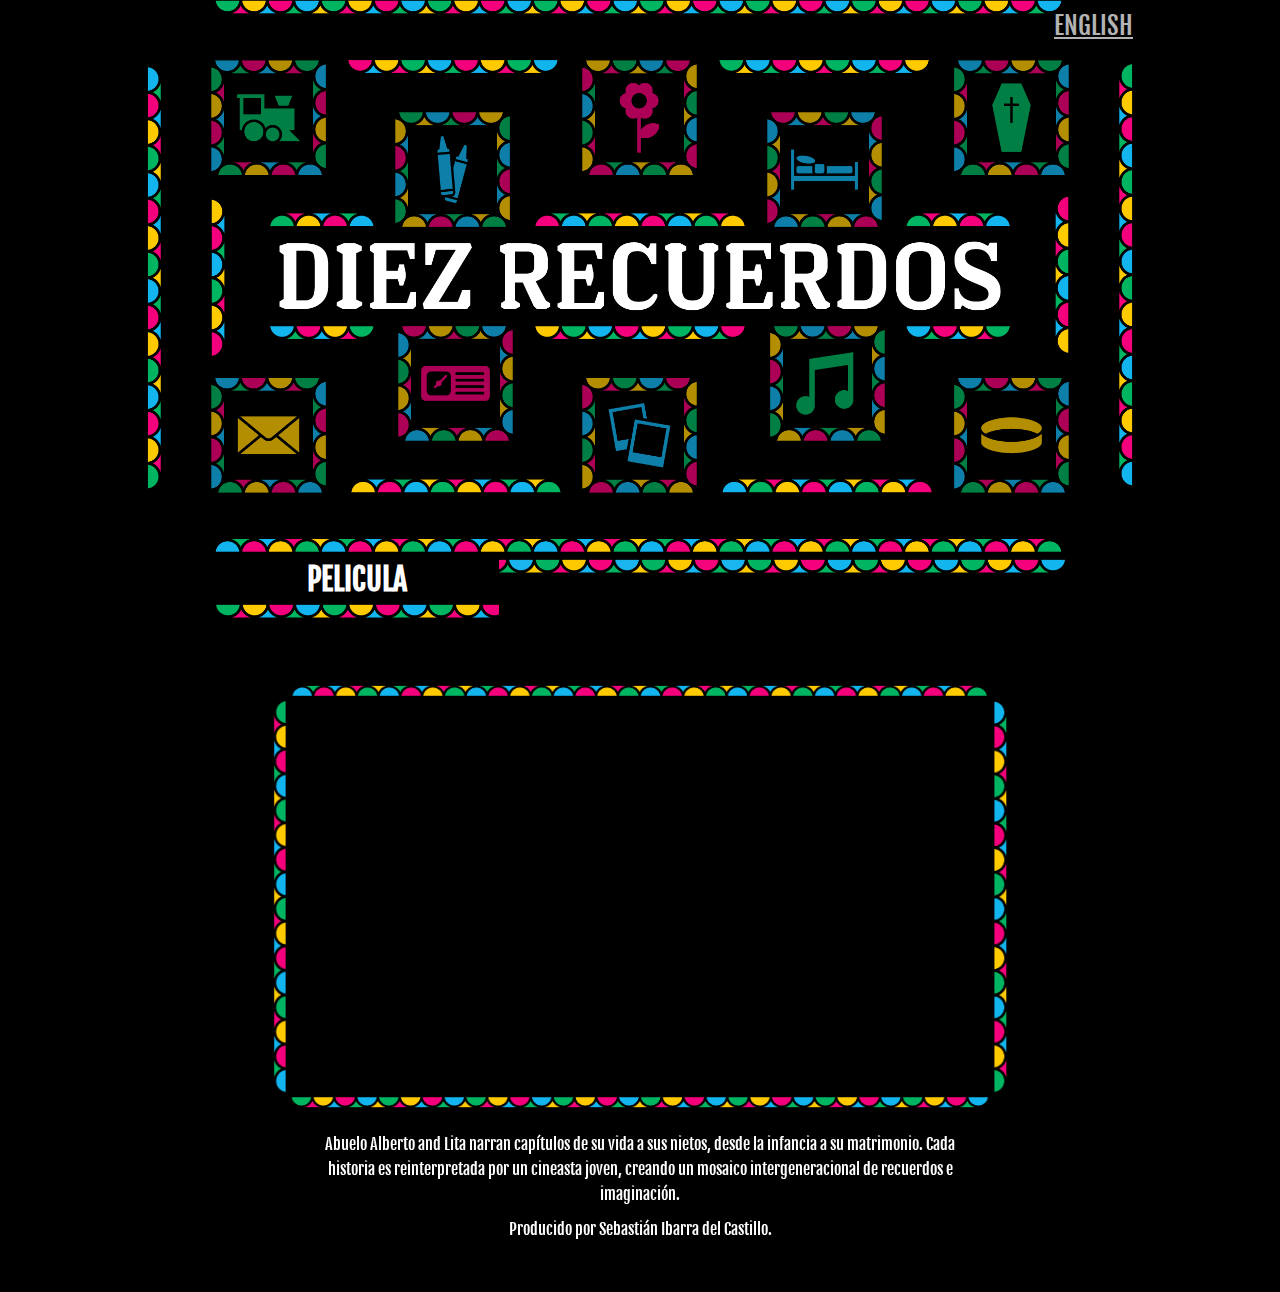
<file: index_spanish.html>
<!DOCTYPE html>
<head>
	<meta charset="utf-8">
	<meta name="description" content= "Documentary produced by Sebastian Ibarra del Castillo: Abuelo Alberto and Lita narrate chapters of their life to their grandchildren, from growing up in rural Jalisco to their marriage in Mexico City. Each story is reimagined by a different young filmmaker, creating an intergenerational mosaic of memory and imagination.">
	
	<title>Diez Recuerdos Documental: Homepage</title>
	<link rel="stylesheet" type="text/css" href="main.css">
	<style>
		#videoframe {
			margin-top: 40px;
			margin-bottom: 20px;
			margin-right: auto;
			margin-left: auto;
			text-align: center;
		}

		#middle_frame {
			height: 394px;
		}

		.videoframe_topbottom {
			width: 700px;
		}

		.videoframe_sides {
			height: 394px;
		}

		#video {
			width: 700px;
			height: 394px;
			margin: 0px;
		}

		#description {
			width: 681px;
			margin-right: auto;
			margin-left: auto;
			margin-bottom: 50px;
			line-height: 25px;
			text-align: center;
		}

		.description_topbottom {
			width: 681px;
		}

		#description p {
			color: #FFF;
			margin: 10px;
		}

	</style>
</head>

<body>
	<div id="header">
		<img id="MainTitle" src="img/MainTitle.PNG" alt="Diez Recuerdos">
		
		<a href="index.html" id="MainTitle_Link"></a>

		<a href="chapters_spanish.html#Roadtrips"><img class="Logo" id="Roadtrips_Logo" src="img/logos/Roadtrips_Logo.PNG" alt="Roadtrips Logo"></a>
		
		<a href="chapters_spanish.html#Drawings"><img class="Logo" id="Drawings_Logo" src="img/logos/Drawings_Logo.PNG" alt="Drawings Logo"></a>
		
		<a href="chapters_spanish.html#Consuelo"><img class="Logo" id="Consuelo_Logo" src="img/logos/Consuelo_Logo.PNG" alt="Consuelo Logo"></a>
		
		<a href="chapters_spanish.html#Strangers"><img class="Logo" id="Strangers_Logo" src="img/logos/Strangers_Logo.PNG" alt="Strangers Logo"></a>
		
		<a href="chapters_spanish.html#Coffins"><img class="Logo" id="Coffins_Logo" src="img/logos/Coffins_Logo.PNG" alt="Coffins Logo"></a>
		
		<a href="chapters_spanish.html#Envelope"><img class="Logo" id="Envelope_Logo" src="img/logos/Envelope_Logo.PNG" alt="Envelope Logo"></a>
		
		<a href="chapters_spanish.html#Radios"><img class="Logo" id="Radios_Logo" src="img/logos/Radios_Logo.PNG" alt="Radios Logo"></a>
		
		<a href="chapters_spanish.html#Kodak"><img class="Logo" id="Kodak_Logo" src="img/logos/Kodak_Logo.PNG" alt="Kodak Logo"></a>

		<a href="chapters_spanish.html#Encounter"><img class="Logo" id="Encounter_Logo" src="img/logos/Encounter_Logo.PNG" alt="Encounter Logo"></a>

		<a href="chapters_spanish.html#Dates"><img class="Logo" id="Dates_Logo" src="img/logos/Dates_Logo.PNG" alt="Dates Logo"></a>

		<a href="index.html" id="Language" alt="English Link">ENGLISH</a>
	</div>

	<div id="navbar">
		<div id="nav">
			<ul>
				<li class="nav_item"> <a id="active_nav" class="nav_li" href="index_spanish.html">PELICULA</a> 
				<img src="img/navdecoration/navdecoration_left.png" alt="tile decoration"> </li>

				<li class="nav_item"> <a class="nav_li" href="chapters_spanish.html">CAPITULOS</a> 
				<img src="img/navdecoration/navdecoration_center.png" alt="tile decoration"> </li>
				
				<li class="nav_item"> <a class="nav_li" href="about_spanish.html">CREACION</a> 
				<img src="img/navdecoration/navdecoration_right.png" alt="tile decoration"> </li>
			</ul>
		</div>
		<!-- #nav -->
	</div>
	<!-- #navbar -->

	<div id="videoframe">
		<img class="videoframe_topbottom" src="img/decoration/decoration_top.PNG" alt="top tiles">
		
		<div id="middle_frame">
			<img class="videoframe_sides" src="img/decoration/decoration_left.PNG" alt="side tiles">

			<iframe id="video" src="https://www.youtube.com/embed/qC41edgnLD4" title="YouTube video player" allow="accelerometer; autoplay; clipboard-write; encrypted-media; gyroscope; picture-in-picture" allowfullscreen></iframe>

			<img class="videoframe_sides" src="img/decoration/decoration_right.PNG" alt="side tiles">
		</div>
		<!-- #middle_frame -->

		<img class="videoframe_topbottom" src="img/decoration/decoration_bottom.PNG" alt="bottom tiles">
	</div>
	<!-- #videoframe -->

	<div id="description">
		<p>Abuelo Alberto and Lita narran capítulos de su vida a sus nietos, desde la infancia a su matrimonio. Cada historia es reinterpretada por un cineasta joven, creando un mosaico intergeneracional de recuerdos e imaginación.</p>

		<p>Producido por Sebastián Ibarra del Castillo.</p>
	</div>
	<!-- #description -->
</body>
</html>
</file>
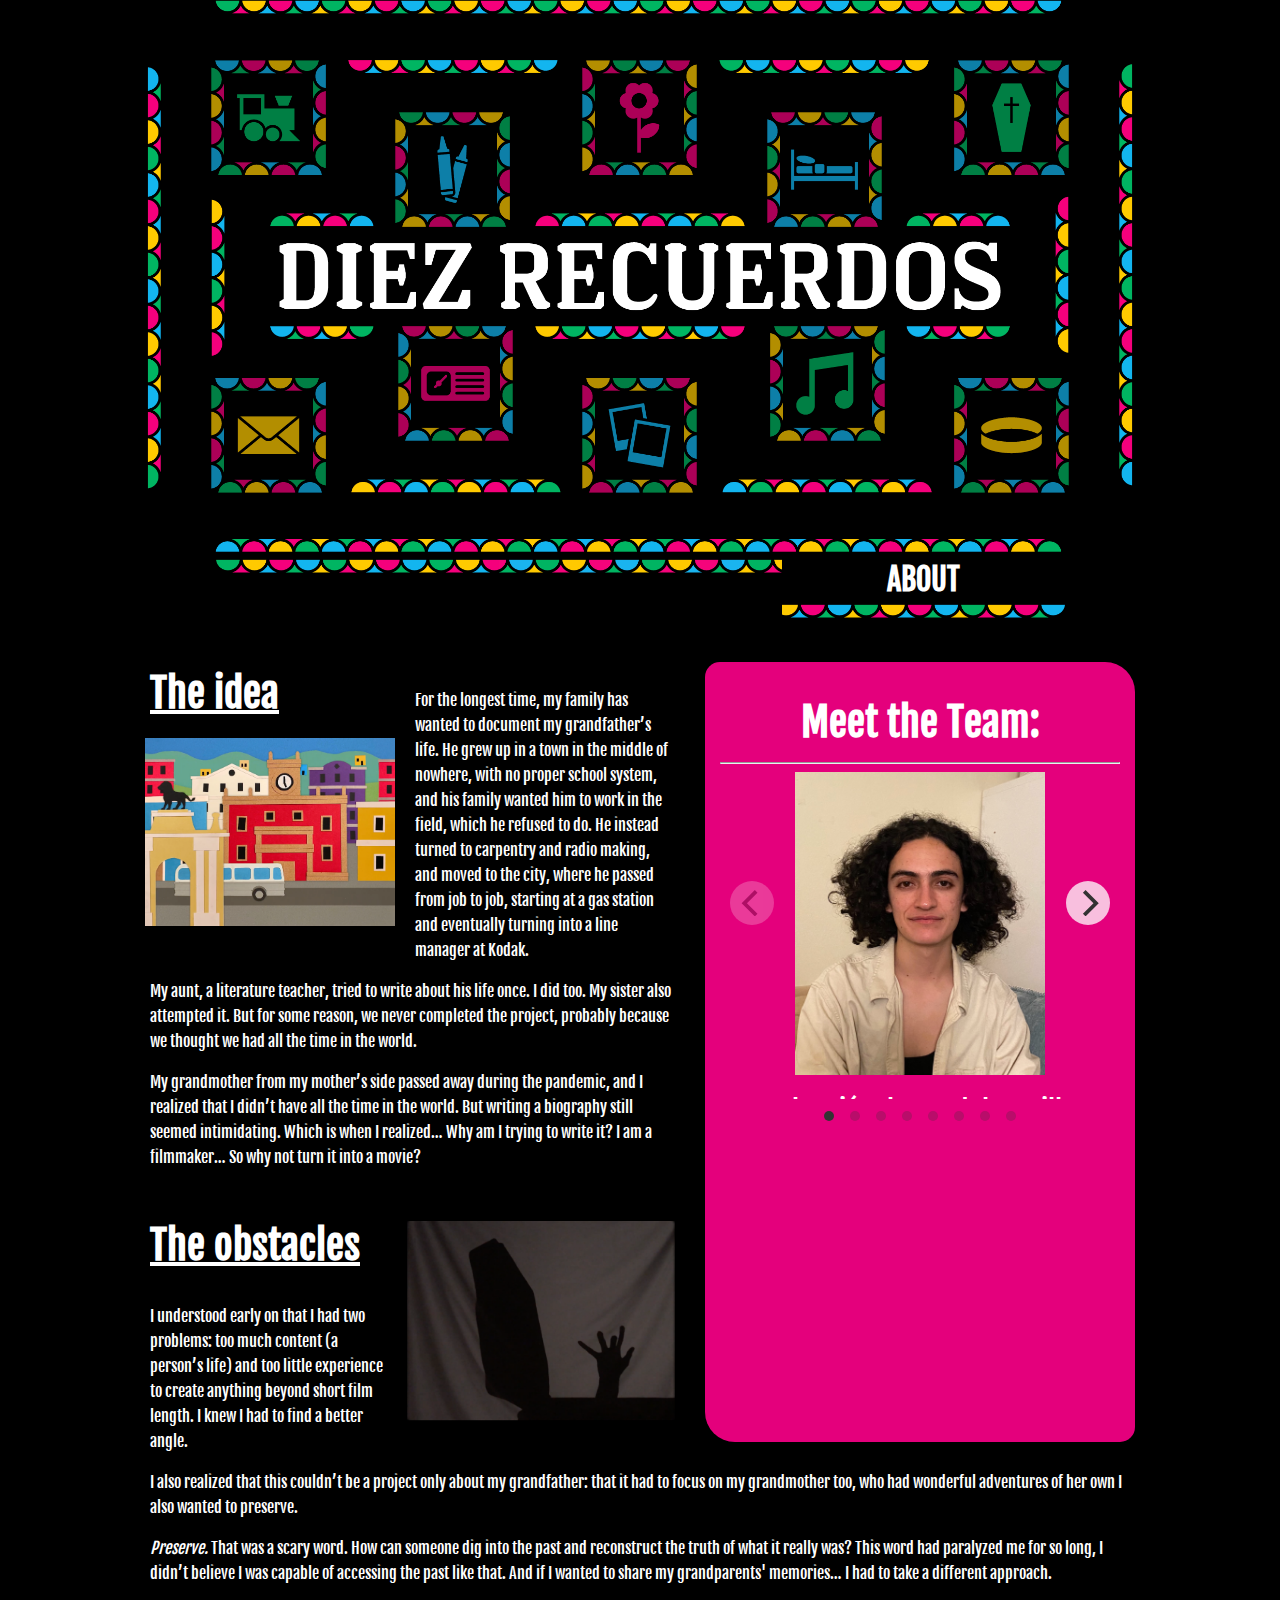
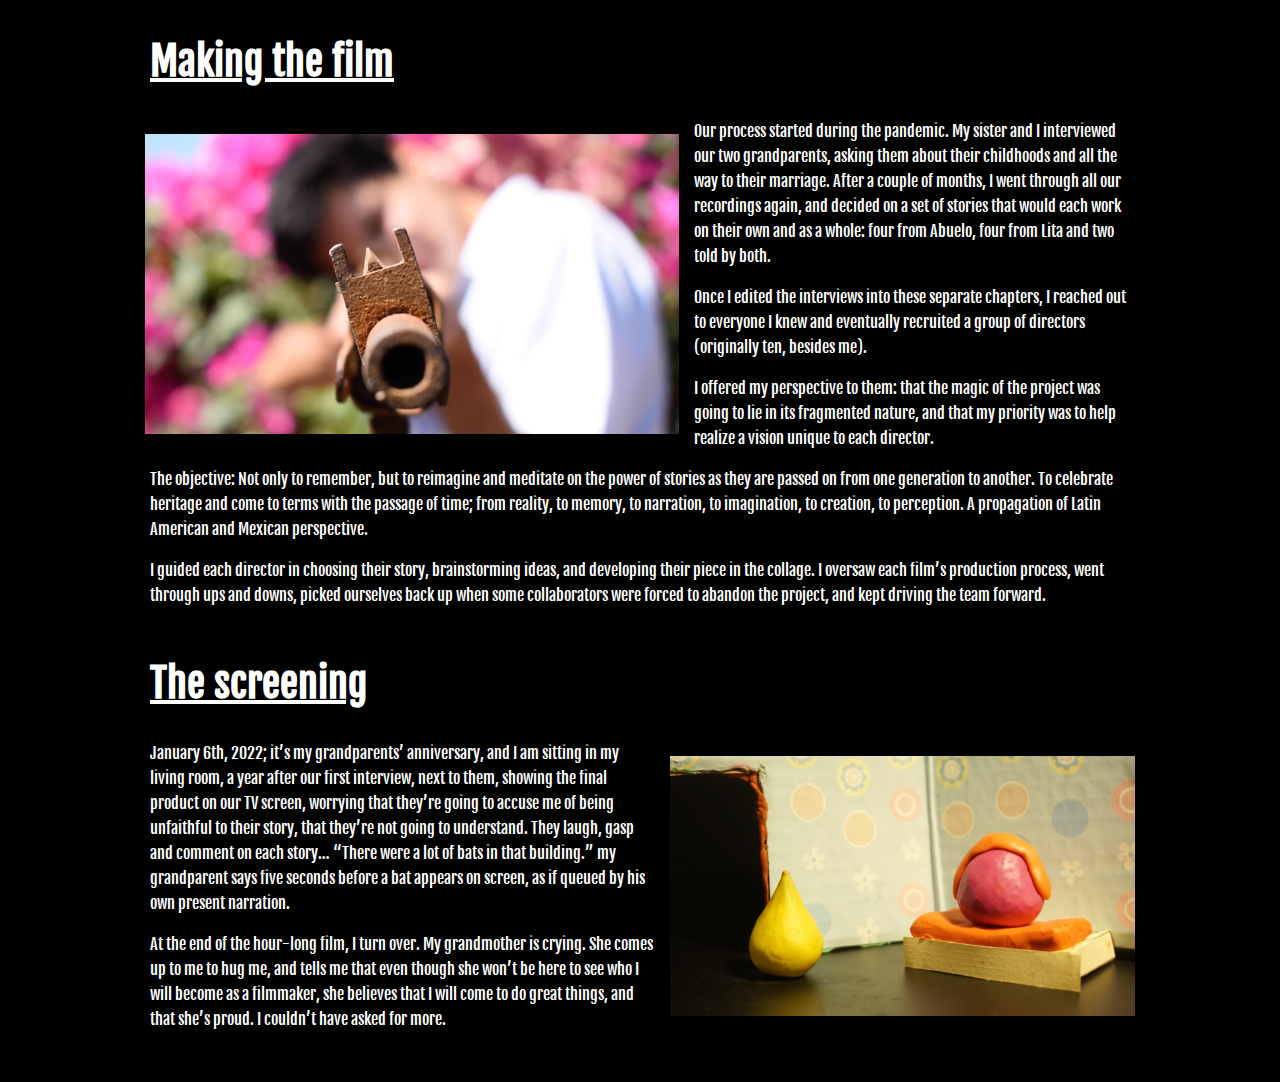
<file: TenMemories/about.html>
<!DOCTYPE html>
<head>
	<meta charset="utf-8">
	<meta name="description" content= "Story of how Diez Recuerdos - Ten Memories - documentary was made. A list and short biography of every director involved in the project.">

	<title>Diez Recuerdos Documentary: About</title>
	<link rel="stylesheet" type="text/css" href="main.css">
	<link rel="stylesheet" href="flickity/flickity.css" media="screen">

	<style>
		/* sidebar	*/
			#team {
				width: 400px;
				height: 750px;
				text-align: center;
				float: right;
				background-color: #E4007C;
				padding: 15px;
				margin: 20px 0px 25px 30px;
				border-radius: 15px 30px;
			}

			#team img {
				width: 250px;
				height: auto;
			}

			#team h2 {
				font-size: 40px;
				margin: 20px 0px 15px 0px;
			}

			.director_name {
				font-size: 28px;
				margin: 15px 0px 28px;
			}

			.director_description {
				font-size: 17px;
				margin: 0px 20px;
				line-height: 25px;
			}
		/*	/sidebar	*/

		/*	main */
			#main h2 {
				text-decoration: underline;
				margin-left: 5px;
				font-size: 40px;
			}

			#idea {
				float: left;
				margin: 10px 15px;
				width: 250px;
			}

			#first_paragraph {
				padding-top: 30px;
			}

			#main p {
				line-height: 25px;
				margin-left: 5px;
			}

			.section {
				margin-bottom: 50px;
			}

			#leon_img {
				float: left;
				clear: left;
				margin: 10px 20px 15px 0px;
				width: 250px;
				height: auto;
			}

			#hand_img {
				float: right;
				margin: 35px 0px 5px 15px;
				height: 200px;
				width: auto;
			}

			#gun_img {
				float: left;
				margin: 15px 15px 15px 0px;
				height: 300px;
				width: auto;
			}

			#clay_img {
				float: right;
				margin: 15px 0px 15px 15px;
				height: 260px;
				width: auto;
			}

			#train_img {
				width: 990px;
				height: auto;
			}
		/*	/main */
	</style>
</head>

<body>
	<div id="header">
		<img id="MainTitle" src="img/MainTitle.PNG" alt="Diez Recuerdos">
		
		<a href="index.html" id="MainTitle_Link"></a>
		
		<a href="chapters.html#Roadtrips"><img class="Logo" id="Roadtrips_Logo" src="img/logos/Roadtrips_Logo.PNG" alt="Roadtrips Logo"></a>
		
		<a href="chapters.html#Drawings"><img class="Logo" id="Drawings_Logo" src="img/logos/Drawings_Logo.PNG" alt="Drawings Logo"></a>
		
		<a href="chapters.html#Consuelo"><img class="Logo" id="Consuelo_Logo" src="img/logos/Consuelo_Logo.PNG" alt="Consuelo Logo"></a>
		
		<a href="chapters.html#Strangers"><img class="Logo" id="Strangers_Logo" src="img/logos/Strangers_Logo.PNG" alt="Strangers Logo"></a>
		
		<a href="chapters.html#Coffins"><img class="Logo" id="Coffins_Logo" src="img/logos/Coffins_Logo.PNG" alt="Coffins Logo"></a>
		
		<a href="chapters.html#Envelope"><img class="Logo" id="Envelope_Logo" src="img/logos/Envelope_Logo.PNG" alt="Envelope Logo"></a>
		
		<a href="chapters.html#Radios"><img class="Logo" id="Radios_Logo" src="img/logos/Radios_Logo.PNG" alt="Radios Logo"></a>
		
		<a href="chapters.html#Kodak"><img class="Logo" id="Kodak_Logo" src="img/logos/Kodak_Logo.PNG" alt="Kodak Logo"></a>

		<a href="chapters.html#Encounter"><img class="Logo" id="Encounter_Logo" src="img/logos/Encounter_Logo.PNG" alt="Encounter Logo"></a>

		<a href="chapters.html#Dates"><img class="Logo" id="Dates_Logo" src="img/logos/Dates_Logo.PNG" alt="Dates Logo"></a>
	</div>

	<div id="navbar">
		<div id="nav">
			<ul>
				<li class="nav_item"> <a class="nav_li" href="index.html">FILM</a> 
				<img src="img/navdecoration/navdecoration_left.png" alt="tile decoration"> </li>

				<li class="nav_item"> <a class="nav_li" href="chapters.html">CHAPTERS</a> 
				<img src="img/navdecoration/navdecoration_center.png" alt="tile decoration"> </li>
				
				<li class="nav_item"> <a id="active_nav" class="nav_li" href="about.html">ABOUT</a> 
				<img src="img/navdecoration/navdecoration_right.png" alt="tile decoration"> </li>
			</ul>
		</div>
		<!-- #nav -->
	</div>
	<!-- #navbar -->

		<div id="team">
			<h2>Meet the Team:</h2>
			
			<hr>

			<div class="main-carousel">
				<div class="carousel-cell">
					<img src="img/team/Sebastian.png" alt="Sebastian Ibarra del Castillo">
				
					<p class="director_name"> Sebastián Ibarra del Castillo </p>
				
					<div class="director_description">
						<p> Sebastian is a filmmaker and director from Mexico City drawn by intimate stories about people’s fantasies and dreams. As a student at the USC School of Cinematic Arts, he has directed short films that use fantasy and memory to expand on themes around family.</p>

						<p>Sebastian directed 'Memory #1: Roadtrips', 'Memory #5: Coffins' & 'Memory #10: Dates'. </p>
					</div>
				</div>
				<!-- .carousel-cell -->

				<div class="carousel-cell">
					<img src="img/team/EllaGrace.jpg" alt="Ella Grace Rodriguez">
				
					<p class="director_name">Ella Grace Rodriguez</p>
				
					<div class="director_description">
						<p>Ella Grace is a BFA student in Film & Television Production at USC’s School of Cinematic Arts. She enjoys making people laugh and bring brightness to their day.</p>

						<p>Ella Grace directed Memory #2: Drawings. </p>
					</div>
				</div>
				<!-- .carousel-cell -->

				<div class="carousel-cell">
					<img src="img/team/Aristotle.png" alt="Aristotle Hartzell">
				
					<p class="director_name">Aristotle Hartzell</p>
				
					<div class="director_description">
						<p>Aristotle is a Chicano artist from LA focusing on film directing, cinematography, epic poetry and music. He is interested in using ancient aesthetics in new mediums with influences from folktales from around the world and his own mythology. He is currently a production student at USC SCA.</p>

						<p>Aristotle directed Memory #3: Consuelo. </p>
					</div>
				</div>
				<!-- .carousel-cell -->

				<div class="carousel-cell">
					<img src="img/team/Ana.jpg" alt="Ana Flavia">
				
					<p class="director_name">Ana Flavia</p>
				
					<div class="director_description">
						<p>Ana is a BFA student in Film & Television Production at USC’s School of Cinematic Arts from São Paulo, Brazil. She aspires to work across both countries’ industries.</p>

						<p>Ana directed Memory #4: Strangers. </p>
					</div>
				</div>
				<!-- .carousel-cell -->

				<div class="carousel-cell">
					<img src="img/team/Gabriela.png" alt="Gabriela Bazaldúa">
				
					<p class="director_name">Gabriela Bazaldúa</p>
				
					<div class="director_description">
						<p>Gaby is studying Communications in Mexico City, at the Technologic de Monterrey Campus Santa Fe. She is an aspiring filmmaker and entrepreneur. </p>

						<p>Gaby directed Memory #6: Envelope. </p>
					</div>
				</div>
				<!-- .carousel-cell -->

				<div class="carousel-cell">
					<img src="img/team/Chad.png" alt="Chad Buley">
				
					<p class="director_name">Chad Buley</p>
				
					<div class="director_description">
						<p>Chad Buley is an editor, animator, and graphic designer from San Diego, CA, majoring in film production and cinema studies at the USC School of Cinematic Arts. </p>

						<p>Chad directed Memory #7: Radios. </p>
					</div>
				</div>
				<!-- .carousel-cell -->

				<div class="carousel-cell">
					<img src="img/team/Michelle.png" alt="Michelle Pugh">
				
					<p class="director_name">Michelle Pugh</p>
				
					<div class="director_description">
						<p>Michelle is a filmmaker, writer, and musician based in Los Angeles, California, currently studying film and television production at the USC School of Cinematic Arts. Subjects that she enjoys exploring in my projects include mental health, time manipulation, absurdism, and surrealism.</p>

						<p>Michelle directed Memory #8: Kodak. </p>
					</div>
				</div>
				<!-- .carousel-cell -->

				<div class="carousel-cell">
					<img src="img/team/Sofia.png" alt="Sofia Uribe">
				
					<p class="director_name">Sofia Uribe</p>
				
					<div class="director_description">
						<p>Sofia is a senior majoring in Film & Television Production at USC’s School of Cinematic Arts. Additionally, she am completing my Master of Science in Finance at USC’s Marshall School of Business. She is interested in the intersection of entertainment and business.</p>

						<p>Sofia directed Memory #9: Encounter. </p>
					</div>
				</div>
				<!-- .carousel-cell -->
			</div>
			<!-- .main-carousel -->
		</div>
		<!-- #team, .main-carousel-->

		<div id="main">
			<div class="section">
				<h2 id="idea">The idea</h2>

				<img id="leon_img" class="still" src="img/stills/leon.png" alt="Film Still">

				<p id="first_paragraph">For the longest time, my family has wanted to document my grandfather’s life. He grew up in a town in the middle of nowhere, with no proper school system, and his family wanted him to work in the field, which he refused to do. He instead turned to carpentry and radio making, and moved to the city, where he passed from job to job, starting at a gas station and eventually turning into a line manager at Kodak.</p>

				<p>My aunt, a literature teacher, tried to write about his life once. I did too. My sister also attempted it. But for some reason, we never completed the project, probably because we thought we had all the time in the world.</p>

				<p>My grandmother from my mother’s side passed away during the pandemic, and I realized that I didn’t have all the time in the world. But writing a biography still seemed intimidating. Which is when I realized… Why am I trying to write it? I am a filmmaker… So why not turn it into a movie?</p>
				
				<img id="hand_img" class="still" src="img/stills/hand.png" alt="Film Still">
			</div>
			<!-- .section -->

			<div class="section">
				<h2>The obstacles</h2>

				<p>I understood early on that I had two problems: too much content (a person’s life) and too little experience to create anything beyond short film length. I knew I had to find a better angle.</p>

				<p>I also realized that this couldn’t be a project only about my grandfather: that it had to focus on my grandmother too, who had wonderful adventures of her own I also wanted to preserve.</p>

				<p><em>Preserve. </em>That was a scary word. How can someone dig into the past and reconstruct the truth of what it really was? This word had paralyzed me for so long, I didn’t believe I was capable of accessing the past like that. And if I wanted to share my grandparents' memories… I had to take a different approach.</p>
			</div>
			<!-- .section -->

			<div class="section">
				<h2>Making the film</h2>

				<img id="gun_img" class="still" src="img/stills/gun.png" alt="Film Still">

				<p>Our process started during the pandemic. My sister and I interviewed our two grandparents, asking them about their childhoods and all the way to their marriage. After a couple of months, I went through all our recordings again, and decided on a set of stories that would each work on their own and as a whole: four from Abuelo, four from Lita and two told by both.</p>

				<p>Once I edited the interviews into these separate chapters, I reached out to everyone I knew and eventually recruited a group of directors (originally ten, besides me).</p>

				<p>I offered my perspective to them: that the magic of the project was going to lie in its fragmented nature, and that my priority was to help realize a vision unique to each director.</p>

				<p>The objective: Not only to remember, but to reimagine and meditate on the power of stories as they are passed on from one generation to another. To celebrate heritage and come to terms with the passage of time; from reality, to memory, to narration, to imagination, to creation, to perception. A propagation of Latin American and Mexican perspective.</p>

				<p>I guided each director in choosing their story, brainstorming ideas, and developing their piece in the collage. I oversaw each film’s production process, went through ups and downs, picked ourselves back up when some collaborators were forced to abandon the project, and kept driving the team forward.</p>
			</div>
			<!-- .section -->

			<div class="section">

				<h2>The screening</h2>

				<img id="clay_img" class="still" src="img/stills/clay.png" alt="Film Still">

				<p>January 6th, 2022; it’s my grandparents’ anniversary, and I am sitting in my living room, a year after our first interview, next to them, showing the final product on our TV screen, worrying that they’re going to accuse me of being unfaithful to their story, that they’re not going to understand. They laugh, gasp and comment on each story… “There were a lot of bats in that building.” my grandparent says five seconds before a bat appears on screen, as if queued by his own present narration.</p>

				<p>At the end of the hour-long film, I turn over. My grandmother is crying. She comes up to me to hug me, and tells me that even though she won’t be here to see who I will become as a filmmaker, she believes that I will come to do great things, and that she’s proud. I couldn’t have asked for more.</p>
			</div>
			<!-- .section -->
		</div>
		<!-- #main -->

	<!-- Load jQuery -->
	<script src="https://code.jquery.com/jquery-3.6.1.min.js"></script>

	<script src="smooth_scrolling/jquery.smoothscroll.min.js"></script>

	<script src="flickity/flickity.pkgd.min.js"></script>

	<script>
		$('html').smoothScroll();

		$('.main-carousel').flickity({
 			 // options
  			cellAlign: 'left',
  			contain: true
		});
	</script>
</body>
</html>
</file>
<file: main.css>
/* body */
		body {
			width: 990px;
			height: auto;
			background-color: #000;
			margin-left: auto;
			margin-right: auto;
			margin-top: 0;
			margin-bottom: 0;
		}

		@font-face {
			font-family: "Fjalla One";	
			src: url("fonts/FjallaOne-Regular.ttf");
		}

		p, a, h2 {
			font-family: "Fjalla One", serif;
			color: #FFF;
		}

		iframe {
			border: hidden;
		}
/* /body */

/* header */
		#MainTitle {
			width: 990px;
			height: auto;
			padding: 0px;
			margin: 0px;
		}

		#MainTitle_Link {
			display: block;
			width: 750px;
			height: 90px;
			opacity: 0;
			position: absolute;
			left: 120px;
			top: 230px;
		}

		#header {
			position: relative;
			width: 990px;
		}

		#Language {
			opacity: 0.7;
			text-align: center;
			font-size: 25px;
			position: absolute;
			top: 10px;
			right: 2px;
		}

		#Language:hover {
			opacity: 1;
		}

		.Logo {
			opacity: 0.7;
			background-color: #000;
			position: absolute;
			width: 115px;
			height: auto;
			transition: transform 0.7s ease-out;
		}

		.Logo:hover {
			opacity: 1;
			transform: rotate(720deg);
		}

		#Roadtrips_Logo {
			top: 60px;
			left: 66px;
		}

		#Drawings_Logo {
			top: 112px;
			left: 250px;
		}

		#Consuelo_Logo {
			top: 60px;
			left: 437px;
		}

		#Strangers_Logo {
			top: 112px;
			right: 253px;
		}

		#Coffins_Logo {
			top: 60px;
			right: 66px;
		}

		#Envelope_Logo {
			bottom: 64px;
			left: 66px;
		}

		#Radios_Logo {
			bottom: 116px;
			left: 253px;
		}

		#Kodak_Logo {
			bottom: 64px;
			left: 437px;
		}

		#Encounter_Logo {
			bottom: 116px;
			right: 250px;
		}

		#Dates_Logo {
			bottom: 64px;
			right: 66px;
		}
/* /header */

/* nav */
		#navbar {
			background-color: #000;
			padding: 0px;
			margin: 0px;
			padding-bottom: 20px;
		}

		#nav {
			width: 849px;
			margin-left: auto;
			margin-right: auto;
		}

		#nav ul {
			list-style: none;
			margin: 0px;
			padding: 0px;
			display: flex;
		}

		.nav_li {
			color: #FFF;
			text-align: center;
			width: 275px;
			line-height: 25px;
			padding: 10px 0px;
			display: none;
			text-decoration: none;
			margin-right: auto;
			margin-left: auto;
		}

		.nav_item img {
			width: 283px;
		}

		#active_nav, .nav_item:hover .nav_li {
			display: block;
		}

		#nav ul a {
			font-size: 30px;
			font-weight: bold;
		}
/* /nav */
</file>
<file: TenMemories/main.css>
/* body */
		body {
			width: 990px;
			height: auto;
			background-color: #000;
			margin-left: auto;
			margin-right: auto;
			margin-top: 0;
			margin-bottom: 0;
		}

		@font-face {
			font-family: "Fjalla One";	
			src: url("fonts/FjallaOne-Regular.ttf");
		}

		p, a, h2 {
			font-family: "Fjalla One", serif;
			color: #FFF;
		}

		iframe {
			border: hidden;
		}
/* /body */

/* header */
		#MainTitle {
			width: 990px;
			height: auto;
			padding: 0px;
			margin: 0px;
		}

		#MainTitle_Link {
			display: block;
			width: 750px;
			height: 90px;
			opacity: 0;
			position: absolute;
			left: 120px;
			top: 230px;
		}

		#header {
			position: relative;
			width: 990px;
		}

		.Logo {
			opacity: 0.7;
			background-color: #000;
			position: absolute;
			width: 115px;
			height: auto;
			transition: transform 0.7s ease-out;
		}

		.Logo:hover {
			opacity: 1;
			transform: rotate(720deg);
		}

		#Roadtrips_Logo {
			top: 60px;
			left: 66px;
		}

		#Drawings_Logo {
			top: 112px;
			left: 250px;
		}

		#Consuelo_Logo {
			top: 60px;
			left: 437px;
		}

		#Strangers_Logo {
			top: 112px;
			right: 253px;
		}

		#Coffins_Logo {
			top: 60px;
			right: 66px;
		}

		#Envelope_Logo {
			bottom: 64px;
			left: 66px;
		}

		#Radios_Logo {
			bottom: 116px;
			left: 253px;
		}

		#Kodak_Logo {
			bottom: 64px;
			left: 437px;
		}

		#Encounter_Logo {
			bottom: 116px;
			right: 250px;
		}

		#Dates_Logo {
			bottom: 64px;
			right: 66px;
		}
/* /header */

/* nav */
		#navbar {
			background-color: #000;
			padding: 0px;
			margin: 0px;
			padding-bottom: 20px;
		}

		#nav {
			width: 849px;
			margin-left: auto;
			margin-right: auto;
		}

		#nav ul {
			list-style: none;
			margin: 0px;
			padding: 0px;
			display: flex;
		}

		.nav_li {
			color: #FFF;
			text-align: center;
			width: 283px;
			line-height: 25px;
			padding: 10px 0px;
			display: none;
			text-decoration: none;
		}

		.nav_item img {
			width: 283px;
		}

		#active_nav, .nav_item:hover .nav_li {
			display: block;
		}

		#nav ul a {
			font-size: 30px;
			font-weight: bold;
		}
/* /nav */
</file>
